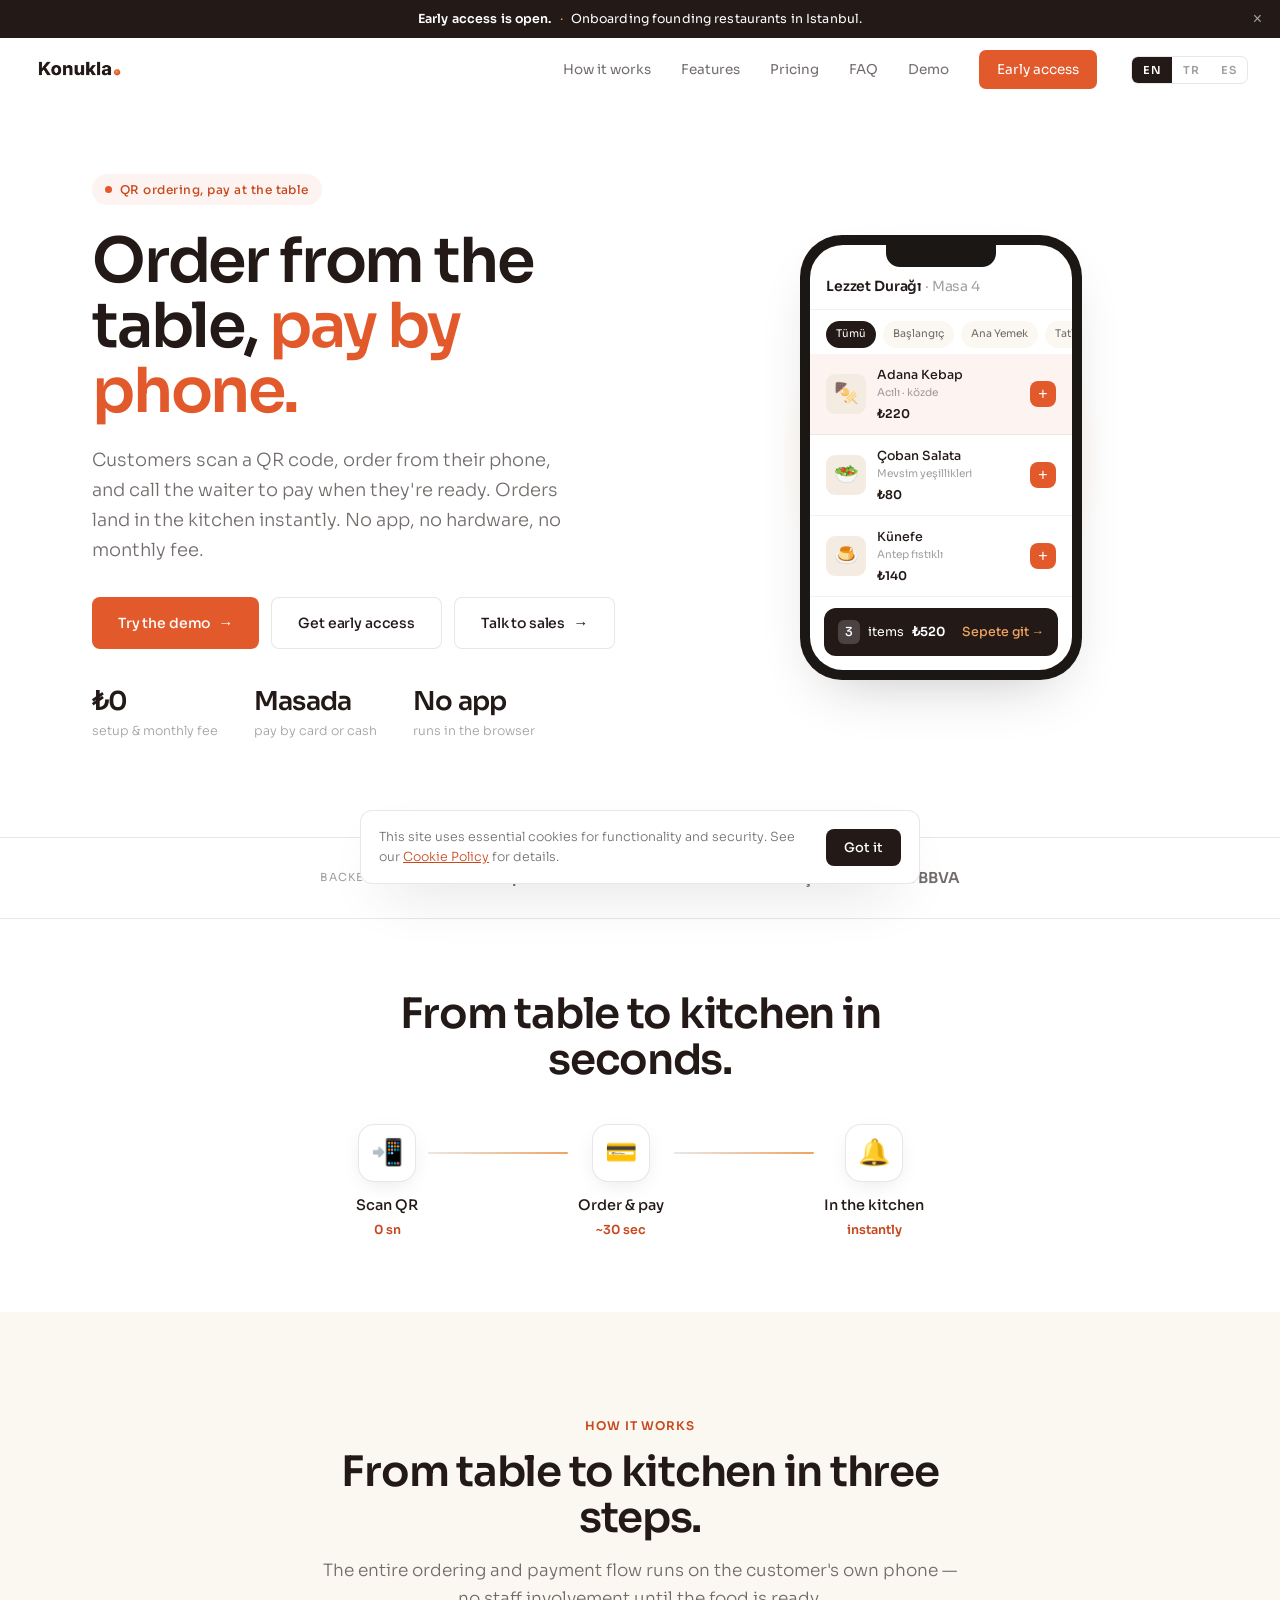
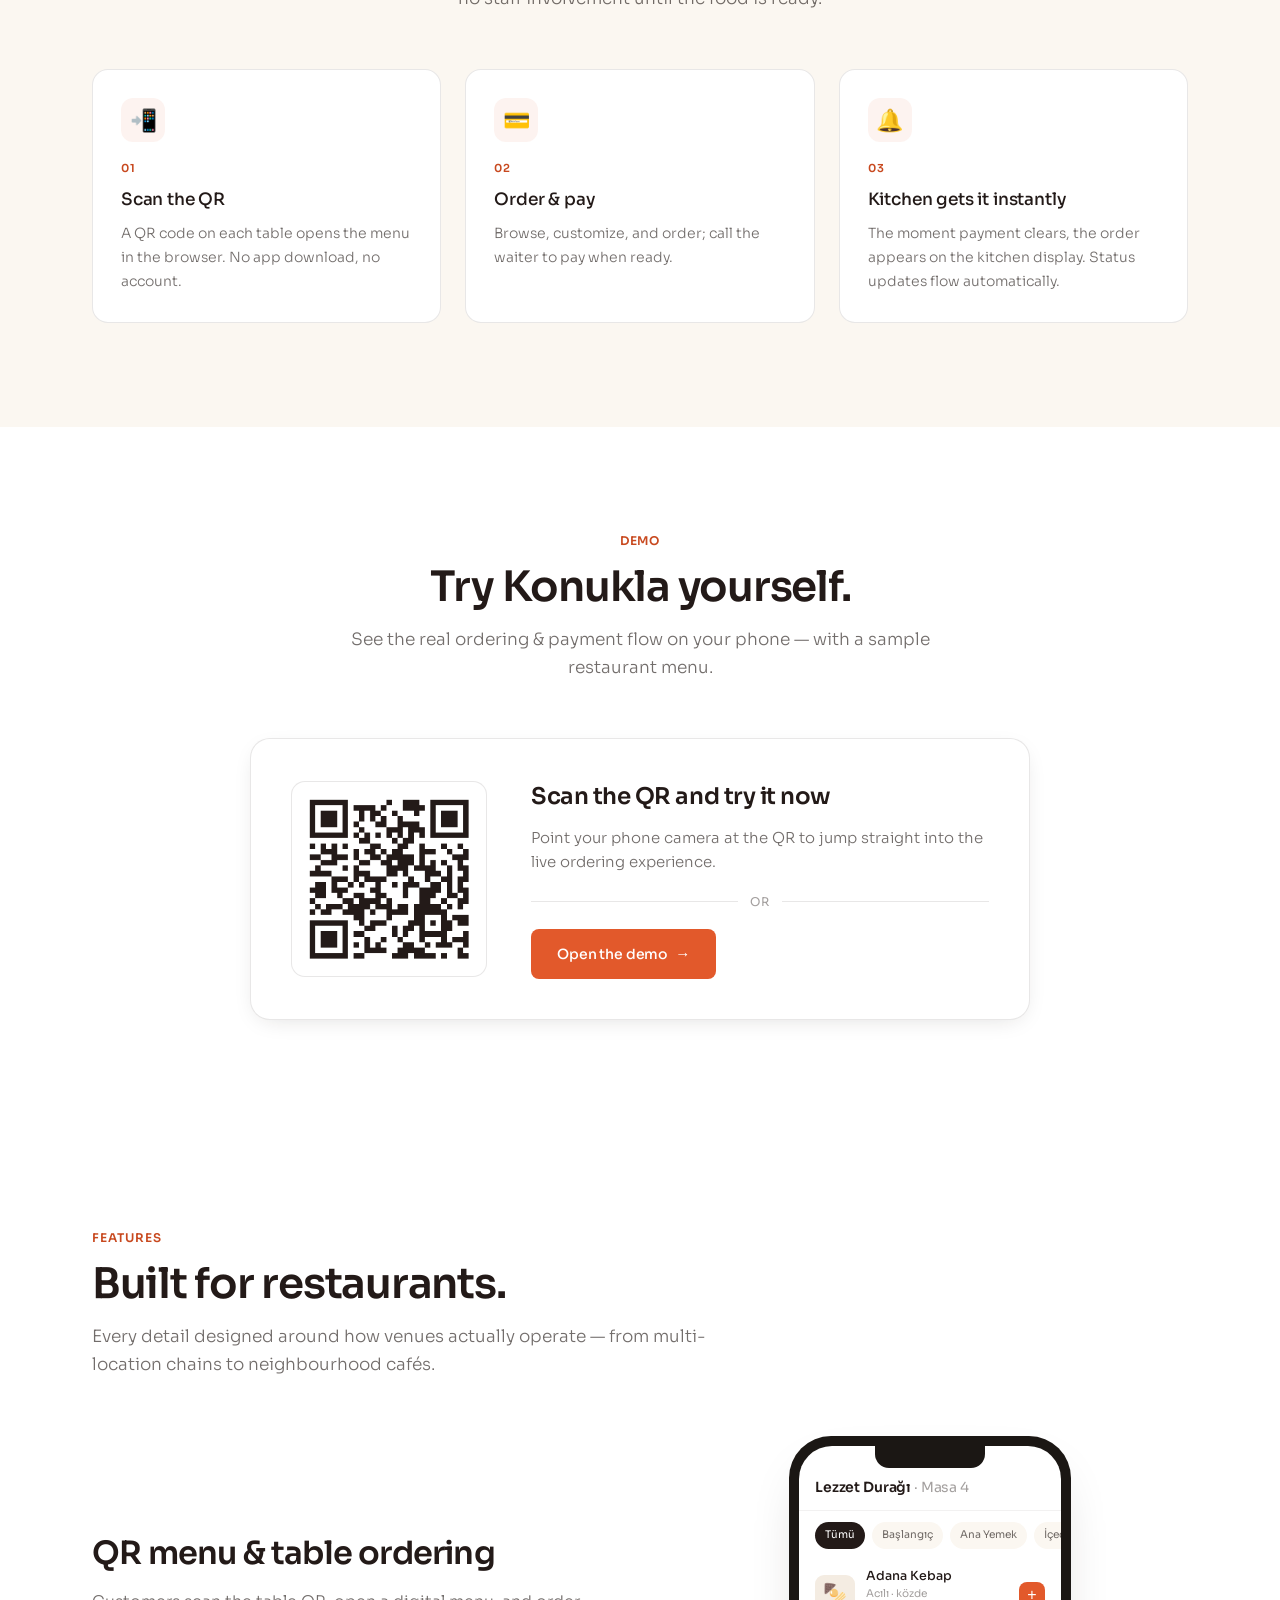
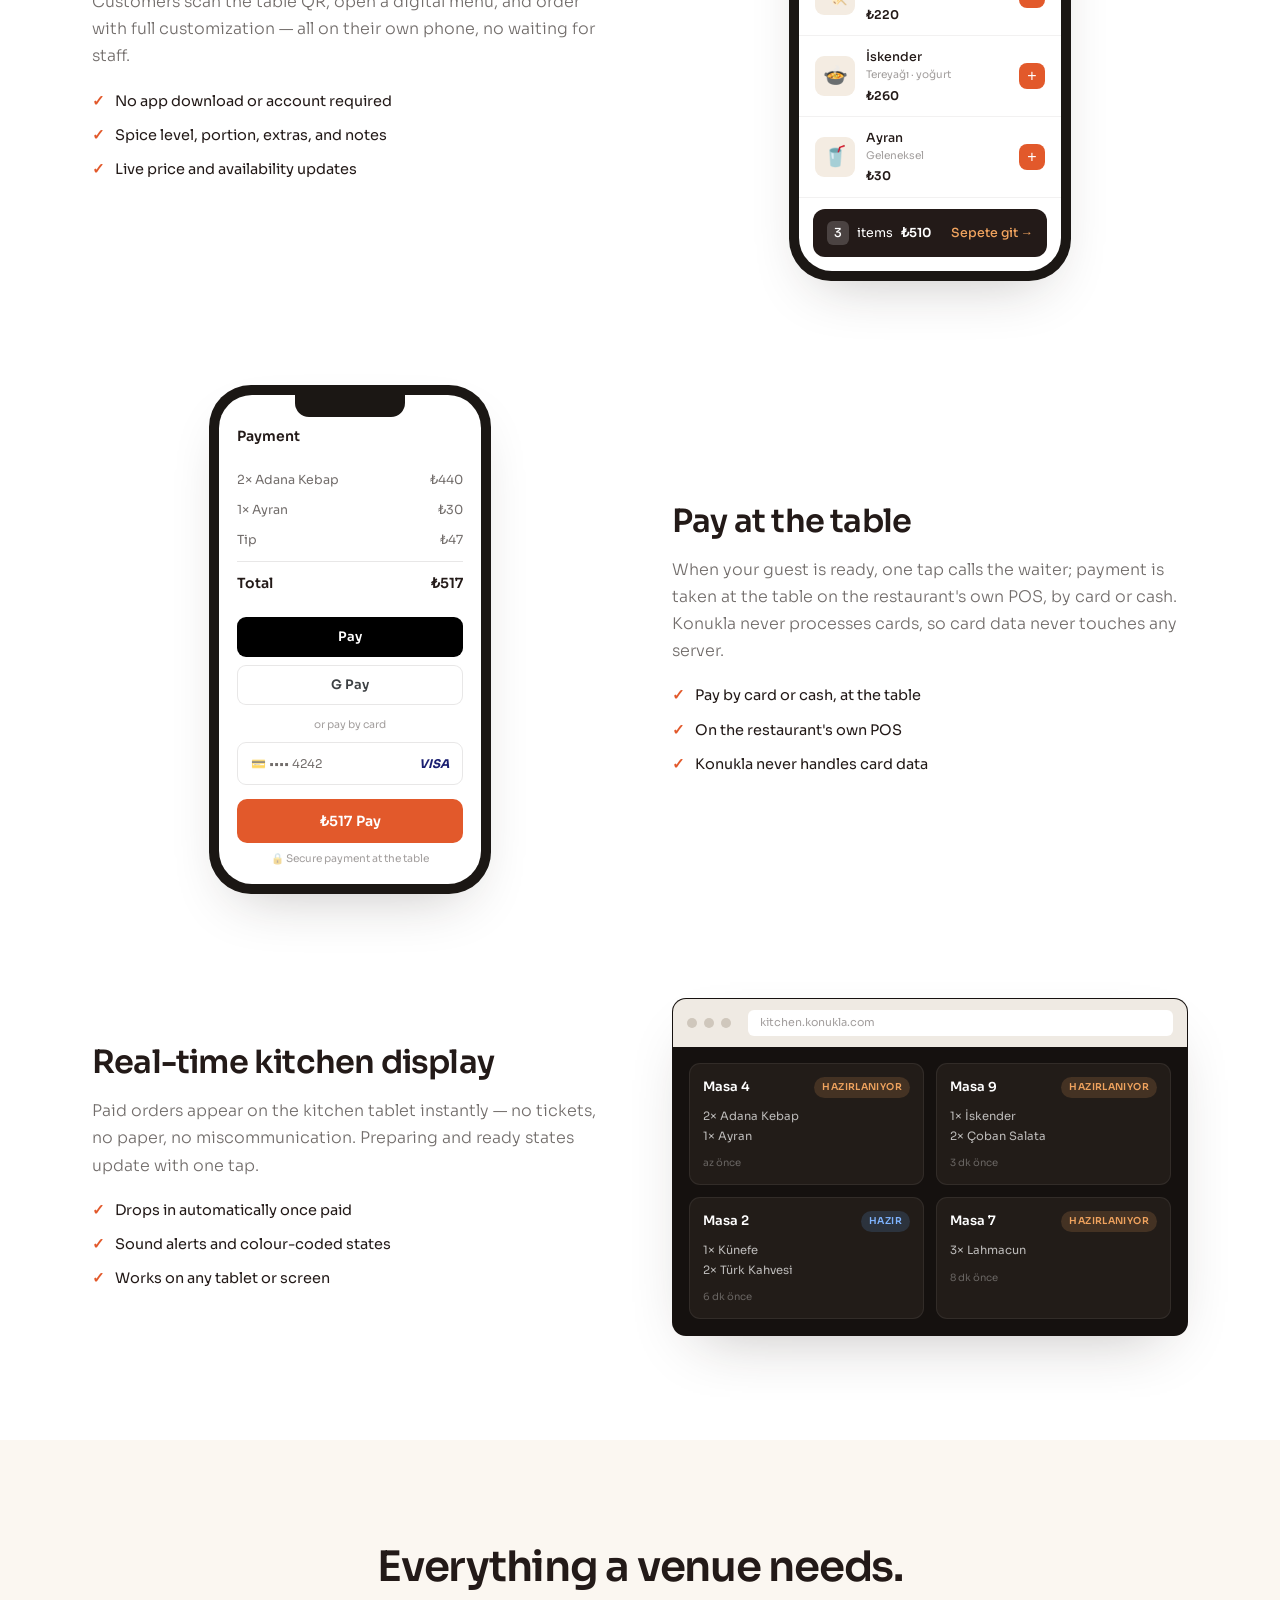
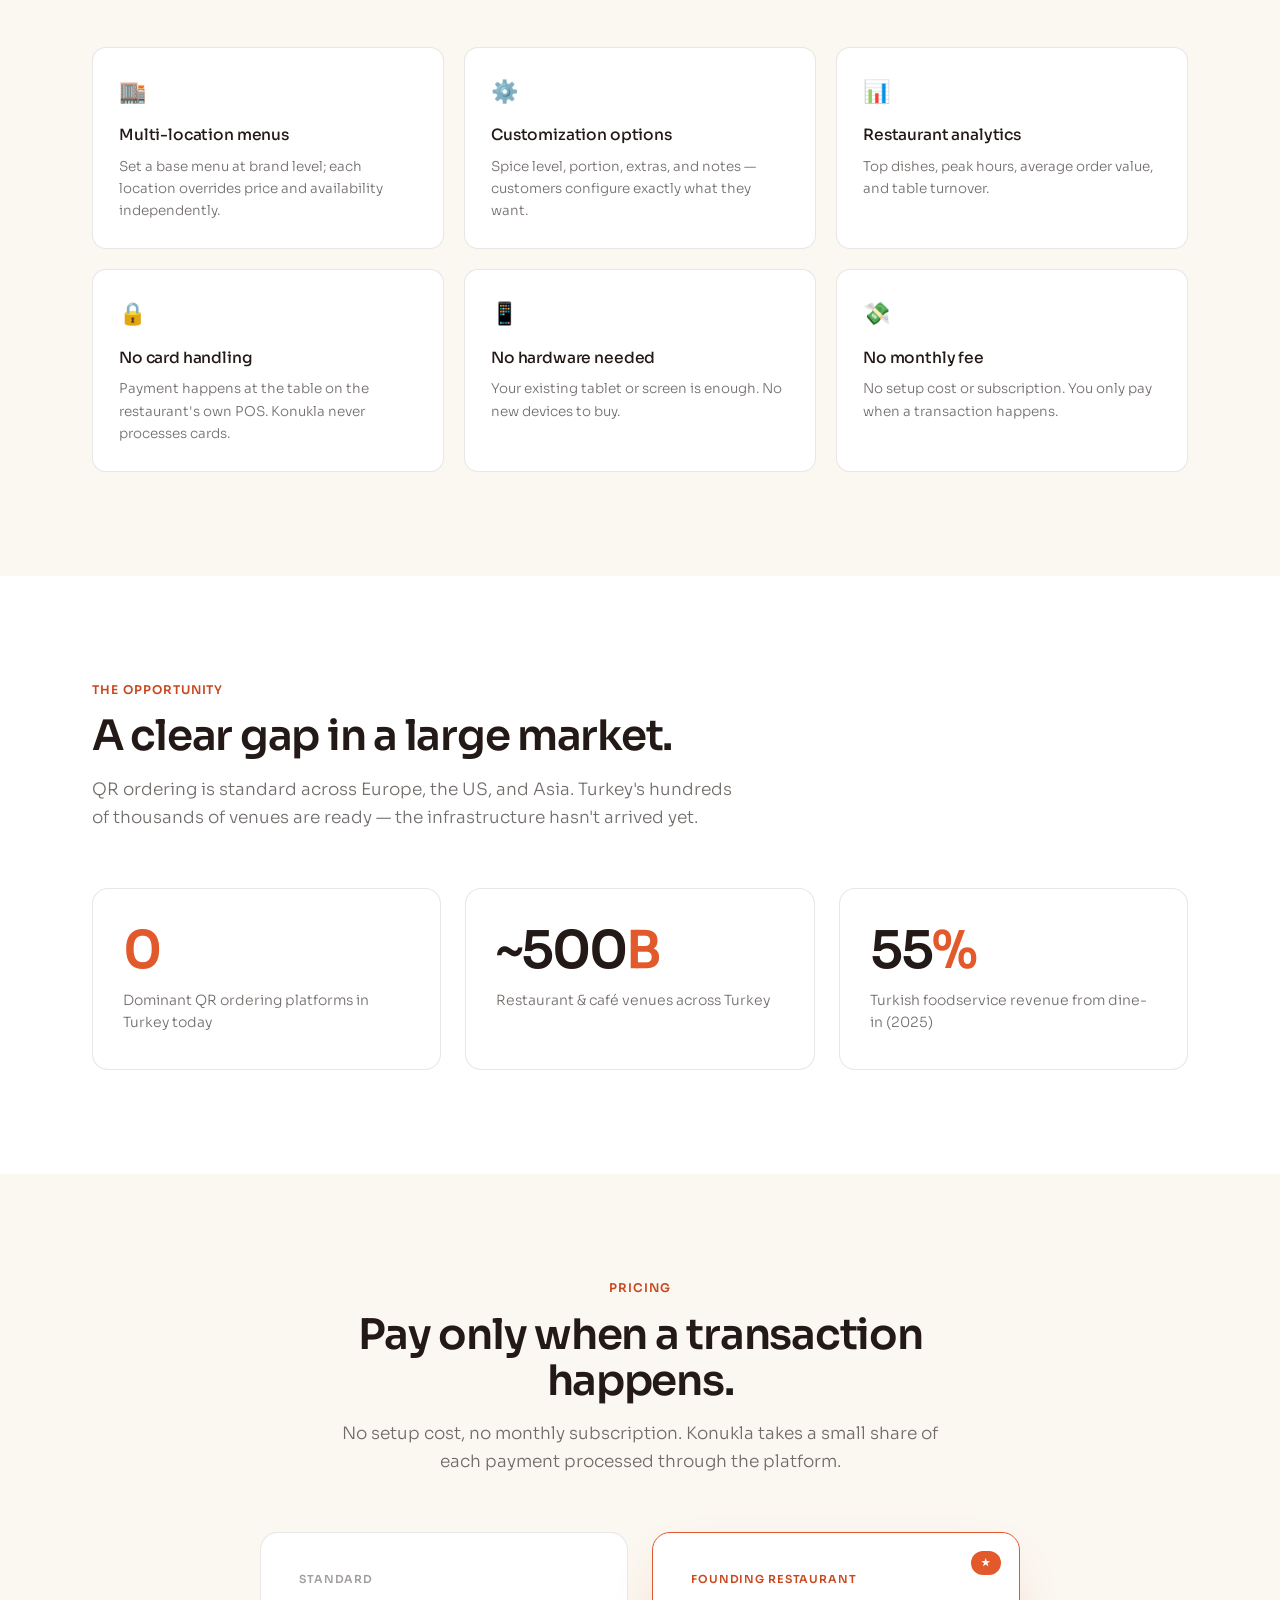
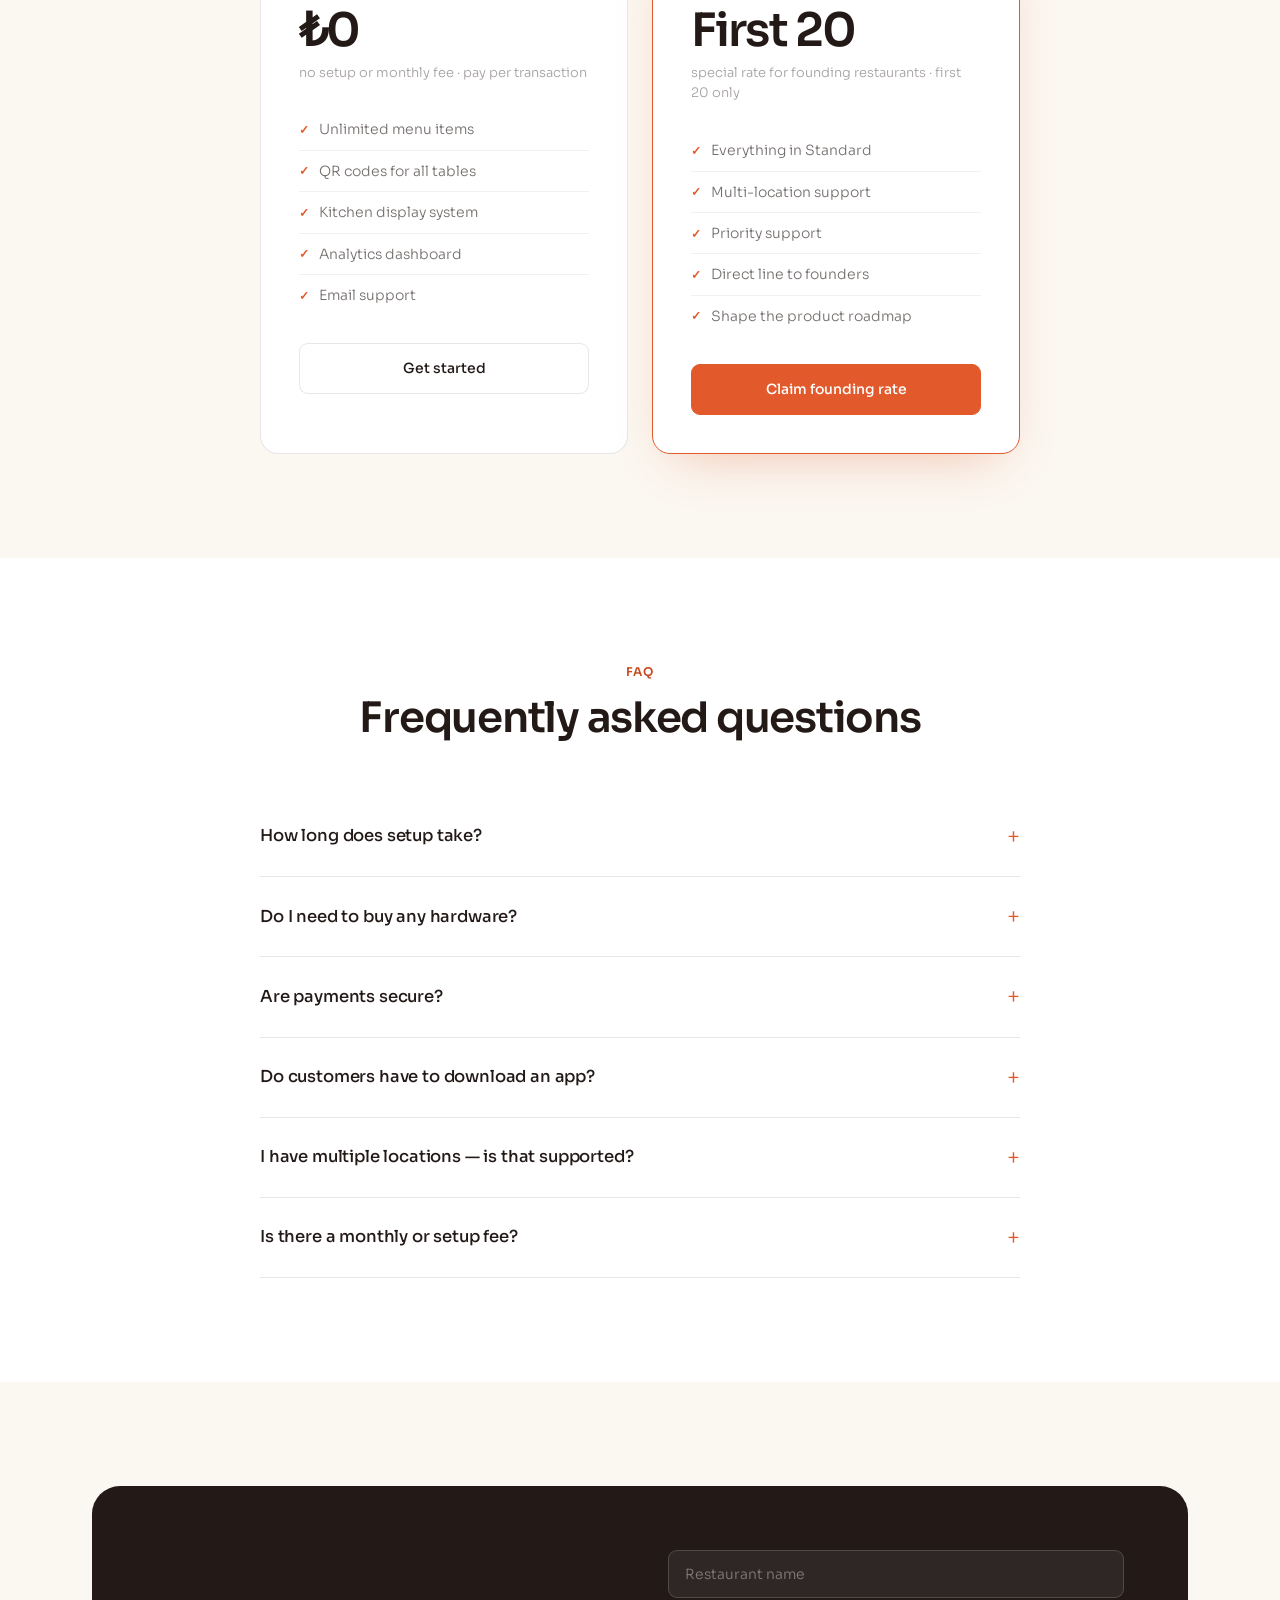
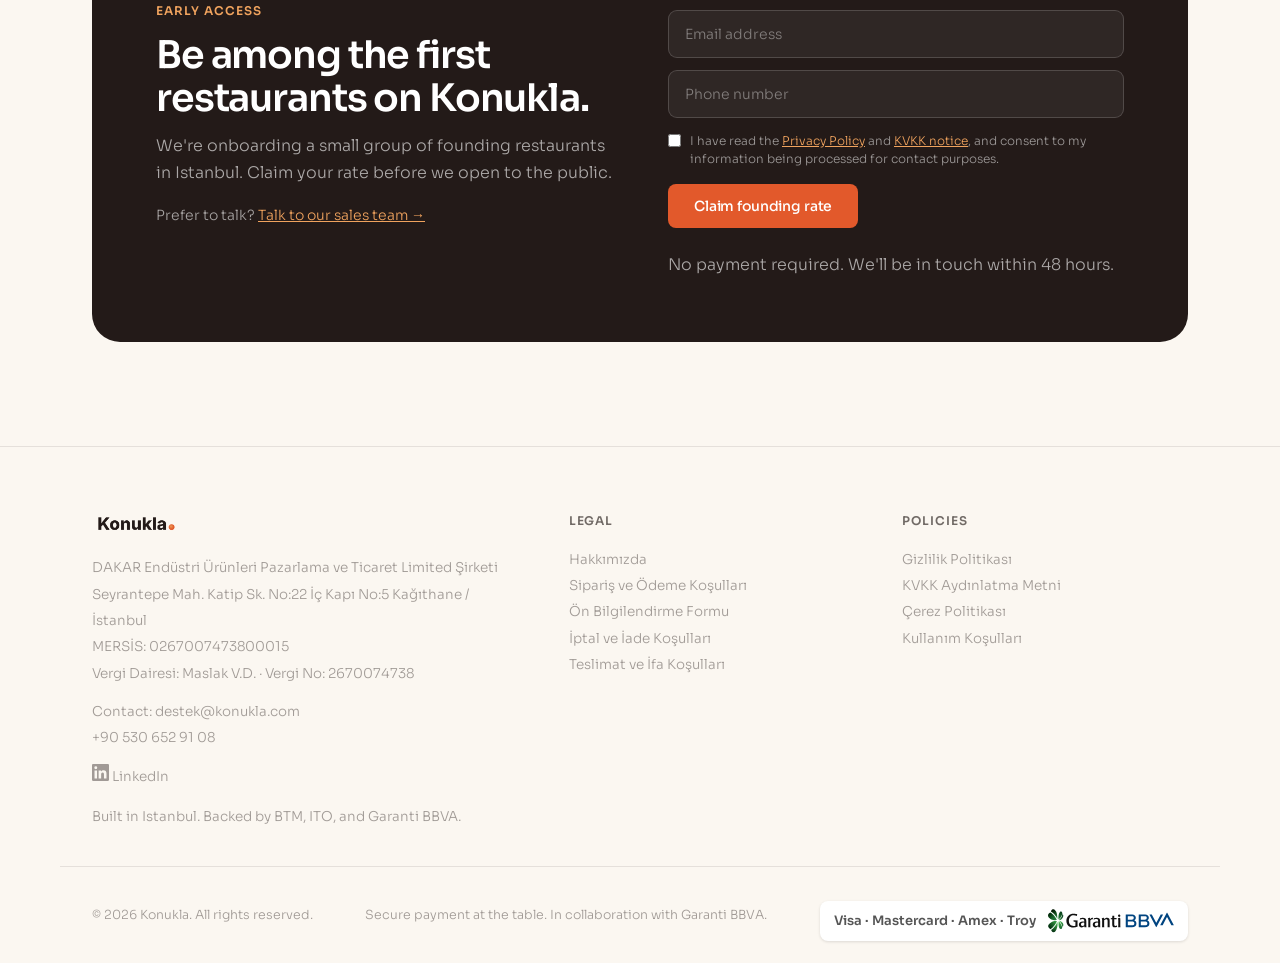
<file: index.html>
<!DOCTYPE html>
<html lang="en">
<head>
<meta charset="UTF-8">
<meta name="viewport" content="width=device-width, initial-scale=1.0">
<title>Konukla — QR ordering infrastructure for restaurants</title>
<meta name="description" content="Konukla is QR table-ordering for restaurants. Customers order from their phones; payment is taken at the table on the restaurant's own POS, by card or cash, in collaboration with Garanti BBVA. Konukla never processes payments. No app, no monthly fee.">
<link rel="canonical" href="https://konukla.com/">
<link rel="icon" href="/favicon.ico" sizes="any">
<link rel="icon" type="image/svg+xml" href="/assets/konukla-favicon.svg">
<link rel="icon" type="image/png" sizes="96x96" href="/assets/favicon-96.png">
<link rel="icon" type="image/png" sizes="48x48" href="/assets/favicon-48.png">
<link rel="icon" type="image/png" sizes="32x32" href="/assets/favicon-32.png">
<link rel="apple-touch-icon" sizes="180x180" href="/assets/favicon-180.png">
<meta property="og:type" content="website">
<meta property="og:title" content="Konukla — QR ordering infrastructure for restaurants">
<meta property="og:description" content="Customers order from their phones via QR; payment is taken at the table on the restaurant's own POS. In collaboration with Garanti BBVA. No app, no monthly fee.">
<meta property="og:image" content="https://konukla.com/assets/og-image.png?v=2">
<meta property="og:image:width" content="1200">
<meta property="og:image:height" content="630">
<meta property="og:image:alt" content="Konukla — QR table ordering for restaurants">
<meta property="og:url" content="https://konukla.com">
<meta name="twitter:card" content="summary_large_image">
<meta name="twitter:image" content="https://konukla.com/assets/og-image.png?v=2">
<script type="application/ld+json">
{
  "@context": "https://schema.org",
  "@graph": [
    {
      "@type": "Organization",
      "@id": "https://konukla.com/#organization",
      "name": "Konukla",
      "legalName": "DAKAR Endüstri Ürünleri Pazarlama ve Ticaret Limited Şirketi",
      "url": "https://konukla.com",
      "logo": "https://konukla.com/assets/konukla-logo.png",
      "image": "https://konukla.com/assets/konukla-logo.png",
      "description": "QR table-ordering for restaurants and cafés. Customers order from their phones; payment is taken at the table on the restaurant's own POS, by card or cash, in collaboration with Garanti BBVA. Konukla never processes payments or stores card data.",
      "email": "destek@konukla.com",
      "telephone": "+905306529108",
      "sameAs": ["https://www.linkedin.com/company/konukla"],
      "address": {
        "@type": "PostalAddress",
        "streetAddress": "Seyrantepe Mah. Katip Sk. No:22 İç Kapı No:5",
        "addressLocality": "Kağıthane",
        "addressRegion": "İstanbul",
        "addressCountry": "TR"
      },
      "areaServed": "TR"
    },
    {
      "@type": "WebSite",
      "@id": "https://konukla.com/#website",
      "url": "https://konukla.com",
      "name": "Konukla",
      "publisher": { "@id": "https://konukla.com/#organization" },
      "inLanguage": "en-US"
    },
    {
      "@type": "FAQPage",
      "@id": "https://konukla.com/#faq",
      "mainEntity": [
        {
          "@type": "Question",
          "name": "How are payments taken with Konukla?",
          "acceptedAnswer": {
            "@type": "Answer",
            "text": "Payment is taken at the table on the restaurant's own POS, by card or cash. The customer orders through Konukla and, when ready to pay, calls the waiter, who brings the POS terminal to the table. Konukla never processes the payment; the payment solution is provided in collaboration with Garanti BBVA."
          }
        },
        {
          "@type": "Question",
          "name": "Does Konukla store card data or take online payments?",
          "acceptedAnswer": {
            "@type": "Answer",
            "text": "No. Konukla does not take online payments and never processes or stores card data. Payment happens only at the table, on the restaurant's own POS terminal. The payment solution is provided in collaboration with Garanti BBVA."
          }
        }
      ]
    }
  ]
}
</script>
<link rel="preconnect" href="https://fonts.googleapis.com">
<link href="https://fonts.googleapis.com/css2?family=Sora:wght@300;400;500;600;700&display=swap" rel="stylesheet">
<style>
  *, *::before, *::after { box-sizing: border-box; margin: 0; padding: 0; }
  :root {
    --bg:        #FFFFFF;
    --cream:     #FBF7F1;
    --cream-2:   #F4ECE2;
    --ink:       #231A18;
    --ink-soft:  rgba(35,26,24,0.64);
    --muted:     rgba(35,26,24,0.42);
    --rule:      rgba(35,26,24,0.10);
    --rule-2:    rgba(35,26,24,0.06);
    --accent:    #E2592B;
    --accent-d:  #C8491F;
    --accent-l:  #F0A35E;
    --wash:      rgba(226,89,43,0.07);
    --ok:        #2E8B57;
    --font:      'Sora', -apple-system, BlinkMacSystemFont, sans-serif;
    --shadow:    0 24px 60px -28px rgba(35,26,24,0.30);
    --shadow-sm: 0 6px 24px -10px rgba(35,26,24,0.18);
  }
  html { scroll-behavior: smooth; }
  body {
    background: var(--bg); color: var(--ink);
    font-family: var(--font); font-size: 16px; line-height: 1.6;
    -webkit-font-smoothing: antialiased; overflow-x: hidden;
  }
  a { color: inherit; text-decoration: none; }
  .lang-hidden { display: none !important; }

  /* ── LAYOUT ── */
  .wrap { max-width: 1160px; margin: 0 auto; padding: 0 32px; }
  .band { padding: 104px 0; }
  .band.cream { background: var(--cream); }
  .band.tight { padding: 72px 0; }

  /* ── ANNOUNCE BAR ── */
  .announce {
    background: var(--ink); color: #fff;
    font-size: 12.5px; font-weight: 400; letter-spacing: 0.01em;
    text-align: center; padding: 9px 40px; position: relative;
  }
  .announce b { font-weight: 600; }
  .announce .dot { color: var(--accent-l); margin: 0 8px; }
  .announce-x {
    position: absolute; right: 14px; top: 50%; transform: translateY(-50%);
    background: none; border: none; color: rgba(255,255,255,0.6);
    font-size: 16px; cursor: pointer; line-height: 1; padding: 4px;
  }
  .announce-x:hover { color: #fff; }

  /* ── NAV ── */
  nav {
    position: sticky; top: 0; z-index: 200;
    height: 64px; display: flex; align-items: center;
    padding: 0 32px; background: rgba(255,255,255,0.85);
    backdrop-filter: blur(14px);
    border-bottom: 1px solid transparent; transition: border-color 0.3s, box-shadow 0.3s;
  }
  nav.scrolled { border-bottom: 1px solid var(--rule); box-shadow: 0 2px 20px -12px rgba(35,26,24,0.25); }
  .nav-logo { margin-right: auto; display: flex; align-items: center; }
  .nav-logo img { height: 30px; width: auto; display: block; }
  .nav-links { display: flex; align-items: center; gap: 30px; }
  .nav-links a { font-size: 13.5px; font-weight: 400; color: var(--ink-soft); transition: color 0.15s; }
  .nav-links a:hover { color: var(--ink); }
  .nav-btn {
    font-size: 13px; font-weight: 500; padding: 9px 18px;
    background: var(--accent); color: #fff !important; border-radius: 7px;
    transition: background 0.15s;
  }
  .nav-btn:hover { background: var(--accent-d); }
  .lang-switcher { display: flex; align-items: center; border: 1px solid var(--rule); border-radius: 7px; overflow: hidden; margin-left: 4px; }
  .lang-btn {
    padding: 6px 11px; font-size: 11px; font-weight: 600; letter-spacing: 0.04em;
    cursor: pointer; color: var(--muted); background: transparent; border: none;
    font-family: var(--font); transition: all 0.15s;
  }
  .lang-btn.active { background: var(--ink); color: #fff; }
  .lang-btn:hover:not(.active) { color: var(--ink); }

  /* ── BUTTONS ── */
  .btn {
    display: inline-flex; align-items: center; gap: 8px; font-family: var(--font);
    font-size: 14px; font-weight: 500; padding: 13px 26px; border-radius: 8px;
    border: none; cursor: pointer; transition: all 0.15s; letter-spacing: -0.01em;
  }
  .btn-primary { background: var(--accent); color: #fff; }
  .btn-primary:hover { background: var(--accent-d); transform: translateY(-1px); }
  .btn-ghost { background: #fff; color: var(--ink); border: 1px solid var(--rule); }
  .btn-ghost:hover { border-color: var(--ink); }
  .btn-arrow::after { content: '→'; font-size: 15px; transition: transform 0.15s; }
  .btn:hover .btn-arrow::after, .btn-arrow:hover::after { transform: translateX(3px); }

  /* ── HERO ── */
  .hero { padding: 72px 0 96px; overflow: hidden; }
  .hero-grid { display: grid; grid-template-columns: 1.05fr 0.95fr; gap: 56px; align-items: center; }
  .eyebrow {
    display: inline-flex; align-items: center; gap: 8px;
    font-size: 12px; font-weight: 500; letter-spacing: 0.04em;
    color: var(--accent-d); background: var(--wash);
    padding: 6px 13px; border-radius: 100px; margin-bottom: 24px;
  }
  .eyebrow .pulse { width: 7px; height: 7px; border-radius: 50%; background: var(--accent); box-shadow: 0 0 0 0 rgba(226,89,43,0.5); animation: pulse 2s infinite; }
  @keyframes pulse { 0%{box-shadow:0 0 0 0 rgba(226,89,43,0.5);} 70%{box-shadow:0 0 0 8px rgba(226,89,43,0);} 100%{box-shadow:0 0 0 0 rgba(226,89,43,0);} }
  .hero h1 {
    font-size: clamp(38px, 5vw, 62px); font-weight: 600; line-height: 1.05;
    letter-spacing: -0.035em; margin-bottom: 22px;
  }
  .hero h1 em { font-style: normal; color: var(--accent); }
  .hero-sub { font-size: 18px; font-weight: 300; color: var(--ink-soft); line-height: 1.65; max-width: 480px; margin-bottom: 32px; }
  .hero-actions { display: flex; gap: 12px; flex-wrap: wrap; margin-bottom: 40px; }
  .hero-metrics { display: flex; gap: 36px; flex-wrap: wrap; }
  .hm-n { font-size: 26px; font-weight: 600; letter-spacing: -0.03em; color: var(--ink); line-height: 1; }
  .hm-l { font-size: 12.5px; color: var(--muted); font-weight: 300; margin-top: 6px; max-width: 130px; }
  .hero-media { display: flex; justify-content: center; position: relative; }
  .hero-media .glow { position: absolute; width: 360px; height: 360px; background: radial-gradient(circle, rgba(240,163,94,0.28), transparent 65%); top: 50%; left: 50%; transform: translate(-50%,-50%); z-index: 0; }

  /* ── DEVICE: PHONE ── */
  .phone { position: relative; z-index: 1; width: 282px; background: #1b1714; border-radius: 42px; padding: 10px; box-shadow: var(--shadow); flex-shrink: 0; }
  .phone-screen { background: #fff; border-radius: 33px; overflow: hidden; position: relative; }
  .phone-notch { position: absolute; top: 0; left: 50%; transform: translateX(-50%); width: 110px; height: 22px; background: #1b1714; border-radius: 0 0 14px 14px; z-index: 5; }
  .app-top { padding: 30px 16px 12px; border-bottom: 1px solid var(--rule-2); }
  .app-rest { font-size: 14px; font-weight: 600; letter-spacing: -0.01em; }
  .app-rest span { color: var(--muted); font-weight: 400; }
  .app-cats { display: flex; gap: 7px; padding: 11px 16px 6px; overflow: hidden; }
  .chip { font-size: 10.5px; padding: 5px 10px; border-radius: 100px; background: var(--cream); color: var(--ink-soft); white-space: nowrap; }
  .chip.on { background: var(--ink); color: #fff; }
  .menu-item { display: flex; align-items: center; gap: 11px; padding: 11px 16px; border-bottom: 1px solid var(--rule-2); }
  .mi-img { width: 40px; height: 40px; border-radius: 9px; background: var(--cream-2); display: flex; align-items: center; justify-content: center; font-size: 20px; flex-shrink: 0; }
  .mi-info { flex: 1; min-width: 0; }
  .mi-name { font-size: 12.5px; font-weight: 500; }
  .mi-desc { font-size: 10.5px; color: var(--muted); }
  .mi-price { font-size: 12px; font-weight: 600; color: var(--ink); margin-top: 2px; }
  .mi-add { width: 26px; height: 26px; border-radius: 8px; border: none; background: var(--accent); color: #fff; font-size: 16px; line-height: 1; cursor: default; flex-shrink: 0; }
  .app-cart { display: flex; align-items: center; gap: 8px; margin: 11px 14px 14px; padding: 12px 14px; background: var(--ink); color: #fff; border-radius: 12px; font-size: 12.5px; }
  .app-cart .ct-n { background: rgba(255,255,255,0.18); border-radius: 6px; padding: 2px 7px; font-weight: 500; }
  .app-cart .ct-go { margin-left: auto; font-weight: 500; color: var(--accent-l); }
  .app-cart .ct-sum { font-weight: 600; }

  /* phone — payment variant */
  .pay-head { padding: 30px 18px 14px; font-size: 14px; font-weight: 600; }
  .pay-sum { padding: 4px 18px 14px; }
  .pay-row { display: flex; justify-content: space-between; font-size: 12.5px; color: var(--ink-soft); padding: 5px 0; }
  .pay-row.tot { border-top: 1px solid var(--rule); margin-top: 6px; padding-top: 10px; font-weight: 600; color: var(--ink); font-size: 14px; }
  .pay-btns { padding: 4px 18px 0; display: flex; flex-direction: column; gap: 8px; }
  .pay-wallet { height: 40px; border-radius: 9px; display: flex; align-items: center; justify-content: center; font-size: 13px; font-weight: 600; }
  .pay-apple { background: #000; color: #fff; }
  .pay-g { background: #fff; color: #3c4043; border: 1px solid var(--rule); }
  .pay-or { text-align: center; font-size: 10.5px; color: var(--muted); padding: 12px 0 8px; }
  .pay-card { margin: 0 18px; padding: 11px 13px; border: 1px solid var(--rule); border-radius: 9px; font-size: 12px; color: var(--ink-soft); display: flex; align-items: center; gap: 9px; }
  .pay-card .vbadge { margin-left: auto; font-weight: 700; color: #1a1f71; font-style: italic; font-size: 12px; }
  .pay-btn { margin: 14px 18px 8px; height: 44px; border-radius: 10px; background: var(--accent); color: #fff; display: flex; align-items: center; justify-content: center; font-size: 14px; font-weight: 600; }
  .pay-secure { text-align: center; font-size: 10.5px; color: var(--muted); padding-bottom: 16px; }

  /* ── DEVICE: BROWSER / KDS ── */
  .browser { width: 100%; max-width: 560px; border-radius: 14px; overflow: hidden; box-shadow: var(--shadow); border: 1px solid var(--rule); background: #15110f; }
  .browser-bar { display: flex; align-items: center; gap: 7px; padding: 11px 14px; background: #efeae3; }
  .browser-bar .d { width: 10px; height: 10px; border-radius: 50%; background: #cfc7bc; }
  .browser-url { margin-left: 10px; font-size: 11px; color: var(--muted); background: #fff; border-radius: 6px; padding: 4px 12px; flex: 1; }
  .kds { background: #15110f; padding: 16px; display: grid; grid-template-columns: 1fr 1fr; gap: 12px; }
  .order-card { background: #221c18; border: 1px solid rgba(255,255,255,0.07); border-radius: 11px; padding: 13px; }
  .oc-top { display: flex; align-items: center; justify-content: space-between; margin-bottom: 9px; }
  .oc-table { font-size: 13px; font-weight: 600; color: #fff; }
  .badge { font-size: 9.5px; font-weight: 600; letter-spacing: 0.04em; padding: 3px 8px; border-radius: 100px; }
  .badge.paid { background: rgba(46,139,87,0.18); color: #6ee7a8; }
  .badge.prep { background: rgba(240,163,94,0.16); color: #f0a35e; }
  .badge.ready { background: rgba(96,165,250,0.16); color: #7fb4ff; }
  .oc-items { font-size: 11.5px; color: rgba(255,255,255,0.7); line-height: 1.7; }
  .oc-time { font-size: 10px; color: rgba(255,255,255,0.32); margin-top: 9px; }

  /* ── TRUST BAND ── */
  .trust { border-top: 1px solid var(--rule); border-bottom: 1px solid var(--rule); padding: 28px 0; background: var(--bg); }
  .trust-inner { display: flex; align-items: center; justify-content: center; gap: 14px 48px; flex-wrap: wrap; }
  .trust-lbl { font-size: 11px; letter-spacing: 0.1em; text-transform: uppercase; color: var(--muted); }
  .trust-logo { font-size: 15px; font-weight: 600; letter-spacing: -0.01em; color: var(--ink-soft); }

  /* ── SECTION HEADERS ── */
  .sec-head { max-width: 640px; margin-bottom: 56px; }
  .sec-head.center { margin-left: auto; margin-right: auto; text-align: center; }
  .kicker { font-size: 12px; font-weight: 600; letter-spacing: 0.08em; text-transform: uppercase; color: var(--accent-d); margin-bottom: 14px; }
  .sec-title { font-size: clamp(28px, 3.6vw, 42px); font-weight: 600; letter-spacing: -0.03em; line-height: 1.1; margin-bottom: 16px; }
  .sec-sub { font-size: 17px; font-weight: 300; color: var(--ink-soft); line-height: 1.65; }

  /* ── STEPS ── */
  .steps { display: grid; grid-template-columns: repeat(3,1fr); gap: 24px; }
  .step { background: #fff; border: 1px solid var(--rule); border-radius: 16px; padding: 28px; }
  .step-ic { width: 44px; height: 44px; border-radius: 12px; background: var(--wash); display: flex; align-items: center; justify-content: center; font-size: 22px; margin-bottom: 18px; }
  .step-num { font-size: 11px; font-weight: 600; color: var(--accent-d); letter-spacing: 0.08em; margin-bottom: 8px; }
  .step-title { font-size: 17px; font-weight: 500; margin-bottom: 9px; letter-spacing: -0.01em; }
  .step-body { font-size: 14px; color: var(--ink-soft); line-height: 1.7; font-weight: 300; }

  /* ── FEATURE ROWS ── */
  .feature { display: grid; grid-template-columns: 1fr 1fr; gap: 64px; align-items: center; margin-bottom: 104px; }
  .feature:last-child { margin-bottom: 0; }
  .feature-media { display: flex; justify-content: center; }
  .feature--rev .feature-media { order: -1; }
  .feature h3 { font-size: clamp(24px, 2.6vw, 32px); font-weight: 600; letter-spacing: -0.025em; line-height: 1.15; margin-bottom: 16px; }
  .feature p { font-size: 16px; color: var(--ink-soft); line-height: 1.7; font-weight: 300; margin-bottom: 20px; }
  .feature ul { list-style: none; display: flex; flex-direction: column; gap: 11px; }
  .feature li { display: flex; align-items: flex-start; gap: 10px; font-size: 14.5px; color: var(--ink); }
  .feature li::before { content: '✓'; color: var(--accent); font-weight: 700; flex-shrink: 0; }

  /* ── FEATURE GRID (small) ── */
  .fgrid { display: grid; grid-template-columns: repeat(3,1fr); gap: 20px; }
  .fcard { background: #fff; border: 1px solid var(--rule); border-radius: 14px; padding: 26px; transition: border-color 0.2s, transform 0.2s, box-shadow 0.2s; }
  .fcard:hover { border-color: var(--accent-l); transform: translateY(-2px); box-shadow: var(--shadow-sm); }
  .fcard-ic { font-size: 22px; margin-bottom: 14px; }
  .fcard-title { font-size: 15.5px; font-weight: 500; margin-bottom: 8px; letter-spacing: -0.01em; }
  .fcard-body { font-size: 13.5px; color: var(--ink-soft); line-height: 1.65; font-weight: 300; }

  /* ── STATS ── */
  .stat-grid { display: grid; grid-template-columns: repeat(3,1fr); gap: 24px; }
  .stat-box { background: #fff; border: 1px solid var(--rule); border-radius: 16px; padding: 36px 30px; }
  .stat-n { font-size: 52px; font-weight: 600; letter-spacing: -0.04em; line-height: 1; margin-bottom: 12px; }
  .stat-n em { color: var(--accent); font-style: normal; }
  .stat-l { font-size: 14px; color: var(--ink-soft); font-weight: 300; line-height: 1.6; }

  /* ── PRICING ── */
  .pricing-grid { display: grid; grid-template-columns: 1fr 1fr; gap: 24px; max-width: 760px; margin: 0 auto; }
  .price-card { background: #fff; border: 1px solid var(--rule); border-radius: 18px; padding: 38px; }
  .price-card.hi { border-color: var(--accent); box-shadow: 0 20px 50px -24px rgba(226,89,43,0.4); position: relative; }
  .price-card.hi::after { content: attr(data-badge); position: absolute; top: 18px; right: 18px; font-size: 10px; font-weight: 600; letter-spacing: 0.06em; text-transform: uppercase; color: #fff; background: var(--accent); padding: 4px 10px; border-radius: 100px; }
  .price-tag { font-size: 11px; font-weight: 600; letter-spacing: 0.08em; text-transform: uppercase; color: var(--muted); margin-bottom: 18px; }
  .price-card.hi .price-tag { color: var(--accent-d); }
  .price-n { font-size: 46px; font-weight: 600; letter-spacing: -0.04em; line-height: 1; }
  .price-u { font-size: 13px; color: var(--muted); margin: 10px 0 26px; font-weight: 300; }
  .price-list { list-style: none; margin-bottom: 28px; }
  .price-list li { font-size: 14px; color: var(--ink-soft); padding: 9px 0; border-bottom: 1px solid var(--rule-2); font-weight: 300; display: flex; align-items: center; gap: 10px; }
  .price-list li:last-child { border-bottom: none; }
  .price-list li::before { content: '✓'; color: var(--accent); font-weight: 700; flex-shrink: 0; font-size: 12px; }
  .price-btn { display: flex; align-items: center; justify-content: center; gap: 8px; width: 100%; padding: 13px; border-radius: 9px; font-family: var(--font); font-size: 14px; font-weight: 500; cursor: pointer; border: 1px solid var(--rule); background: #fff; color: var(--ink); transition: all 0.15s; }
  .price-btn:hover { border-color: var(--ink); }
  .price-card.hi .price-btn { background: var(--accent); border-color: var(--accent); color: #fff; }
  .price-card.hi .price-btn:hover { background: var(--accent-d); }

  /* ── FAQ ── */
  .faq { max-width: 760px; margin: 0 auto; }
  .faq-item { border-bottom: 1px solid var(--rule); }
  .faq-item summary { cursor: pointer; padding: 22px 0; font-size: 16.5px; font-weight: 500; letter-spacing: -0.01em; list-style: none; display: flex; align-items: center; justify-content: space-between; gap: 16px; }
  .faq-item summary::-webkit-details-marker { display: none; }
  .faq-item summary::after { content: '+'; font-size: 22px; font-weight: 300; color: var(--accent); flex-shrink: 0; transition: transform 0.2s; }
  .faq-item[open] summary::after { transform: rotate(45deg); }
  .faq-item p { padding: 0 0 22px; font-size: 15px; color: var(--ink-soft); line-height: 1.7; font-weight: 300; max-width: 640px; }

  /* ── CTA ── */
  .cta-band { background: var(--ink); color: #fff; border-radius: 28px; padding: 64px; display: grid; grid-template-columns: 1fr 1fr; gap: 56px; align-items: center; }
  .cta-band .kicker { color: var(--accent-l); }
  .cta-band h2 { font-size: clamp(26px,3vw,38px); font-weight: 600; letter-spacing: -0.03em; line-height: 1.12; margin-bottom: 14px; }
  .cta-band p { font-size: 16px; color: rgba(255,255,255,0.62); font-weight: 300; line-height: 1.65; }
  .contact-form { display: flex; flex-direction: column; gap: 12px; }
  .contact-form input {
    padding: 14px 16px; border: 1px solid rgba(255,255,255,0.16); border-radius: 9px;
    font-family: var(--font); font-size: 14px; font-weight: 300; color: #fff;
    background: rgba(255,255,255,0.06); outline: none; transition: border-color 0.15s;
  }
  .contact-form input:focus { border-color: var(--accent-l); }
  .contact-form input::placeholder { color: rgba(255,255,255,0.4); }
  .consent { display: flex; gap: 9px; align-items: flex-start; font-size: 12px; color: rgba(255,255,255,0.55); font-weight: 300; line-height: 1.5; cursor: pointer; margin-top: 2px; }
  .consent input { margin-top: 2px; accent-color: var(--accent); flex-shrink: 0; }
  .consent a { color: var(--accent-l); text-decoration: underline; }
  .form-note { font-size: 12.5px; color: rgba(255,255,255,0.5); margin-top: 12px; font-weight: 300; }

  /* ── COOKIE BANNER ── */
  .cookie-banner { position: fixed; left: 16px; right: 16px; bottom: 16px; z-index: 300; max-width: 560px; margin: 0 auto; background: #fff; border: 1px solid var(--rule); border-radius: 12px; padding: 16px 18px; display: none; align-items: center; gap: 16px; box-shadow: var(--shadow); }
  .cookie-banner.show { display: flex; }
  .cookie-banner p { font-size: 12.5px; color: var(--ink-soft); font-weight: 300; line-height: 1.6; }
  .cookie-banner a { color: var(--accent-d); text-decoration: underline; }
  .cookie-banner button { flex-shrink: 0; background: var(--ink); color: #fff; border: none; border-radius: 8px; padding: 10px 18px; font-family: var(--font); font-size: 13px; font-weight: 500; cursor: pointer; }
  @media (max-width: 560px) { .cookie-banner { flex-direction: column; align-items: stretch; text-align: center; } }

  /* ── LEGAL FOOTER ── */
  .legal-footer { border-top: 1px solid var(--rule); background: var(--cream); }
  .legal-inner { max-width: 1160px; margin: 0 auto; padding: 64px 32px 36px; }
  .legal-cols { display: grid; grid-template-columns: 1.5fr 1fr 1fr; gap: 48px; }
  .legal-col h4 { font-size: 12px; font-weight: 600; letter-spacing: 0.08em; text-transform: uppercase; color: var(--ink-soft); margin-bottom: 16px; }
  .legal-col p, .legal-col a { font-size: 13.5px; color: var(--muted); font-weight: 300; line-height: 1.95; display: block; }
  .legal-col a { transition: color 0.15s; }
  .legal-col a:hover { color: var(--accent-d); }
  .legal-brand { margin-bottom: 16px; }
  .legal-brand img { height: 28px; width: auto; display: block; }
  .social-link { display: inline-flex; align-items: center; gap: 7px; color: var(--ink-soft); font-size: 13.5px; font-weight: 400; transition: color 0.15s; }
  .social-link:hover { color: var(--accent-d); }
  .social-link svg { width: 17px; height: 17px; flex-shrink: 0; }
  .legal-bottom { max-width: 1160px; margin: 0 auto; padding: 22px 32px; border-top: 1px solid var(--rule); display: flex; justify-content: space-between; align-items: center; gap: 16px; }
  .legal-bottom p { font-size: 12.5px; color: var(--muted); font-weight: 300; }

  /* ── TIMELINE ── */
  .timeline { display: flex; align-items: flex-start; justify-content: center; flex-wrap: wrap; gap: 0; }
  .tl-node { display: flex; flex-direction: column; align-items: center; text-align: center; padding: 0 10px; }
  .tl-ic { width: 58px; height: 58px; border-radius: 16px; background: #fff; border: 1px solid var(--rule); box-shadow: var(--shadow-sm); display: flex; align-items: center; justify-content: center; font-size: 26px; }
  .tl-t { font-size: 14.5px; font-weight: 500; margin-top: 12px; }
  .tl-time { font-size: 12.5px; color: var(--accent-d); font-weight: 600; margin-top: 3px; }
  .tl-line { flex: 1; min-width: 36px; max-width: 140px; height: 2px; border-radius: 2px; margin-top: 28px; background: linear-gradient(90deg, var(--rule), var(--accent-l), var(--rule)); background-size: 200% 100%; }
  @media (prefers-reduced-motion: no-preference) { .tl-line { animation: flow 2.4s linear infinite; } }
  @keyframes flow { from { background-position: 200% 0; } to { background-position: -200% 0; } }
  @media (max-width: 640px) {
    .timeline { flex-direction: column; align-items: center; gap: 0; }
    .tl-line { width: 2px; height: 30px; min-width: 0; margin: 6px 0; background: linear-gradient(180deg, var(--rule), var(--accent-l), var(--rule)); background-size: 100% 200%; }
    @media (prefers-reduced-motion: no-preference) { .tl-line { animation: flowv 2.4s linear infinite; } }
  }
  @keyframes flowv { from { background-position: 0 200%; } to { background-position: 0 -200%; } }

  /* ── MOCKUP MOTION ── */
  .mi-add.flash { animation: addflash 0.55s ease; }
  @keyframes addflash { 0%{transform:scale(1);background:var(--accent);} 40%{transform:scale(1.28);background:var(--ok);} 100%{transform:scale(1);background:var(--accent);} }
  .menu-item.adding { background: var(--wash); }
  .app-cart .ct-sum, .app-cart .ct-n { display: inline-block; transition: color 0.2s; }
  .cart-bump { animation: bump 0.42s ease; }
  @keyframes bump { 0%,100%{transform:scale(1);} 50%{transform:scale(1.2);} }
  .badge { transition: background 0.45s, color 0.45s; }
  .order-card.slide-in { animation: slidein 0.6s cubic-bezier(.2,.7,.3,1); }
  @keyframes slidein { from { opacity: 0; transform: translateY(-14px) scale(0.96); } to { opacity: 1; transform: none; } }

  /* ── DEMO TRY ── */
  .demo-try { display:grid; grid-template-columns:auto 1fr; gap:44px; align-items:center; max-width:780px; margin:0 auto; background:#fff; border:1px solid var(--rule); border-radius:20px; padding:40px; box-shadow:var(--shadow-sm); }
  .demo-qr { width:196px; height:196px; border-radius:14px; border:1px solid var(--rule); padding:12px; background:#fff; flex-shrink:0; }
  .demo-qr img { width:100%; height:100%; display:block; }
  .demo-try h3 { font-size:23px; font-weight:600; letter-spacing:-0.02em; margin-bottom:10px; }
  .demo-try p { font-size:15px; color:var(--ink-soft); font-weight:300; line-height:1.6; margin-bottom:6px; }
  .demo-or { display:flex; align-items:center; gap:12px; color:var(--muted); font-size:12px; letter-spacing:0.05em; text-transform:uppercase; margin:18px 0; }
  .demo-or::before, .demo-or::after { content:""; height:1px; background:var(--rule); flex:1; }
  @media (max-width:720px){ .demo-try { grid-template-columns:1fr; text-align:center; padding:32px 24px; gap:28px; } .demo-qr { margin:0 auto; } }

  /* ── REVEAL ── */
  .reveal { opacity: 0; transform: translateY(22px); transition: opacity 0.6s ease, transform 0.6s ease; }
  .reveal.visible { opacity: 1; transform: translateY(0); }

  /* ── RESPONSIVE ── */
  @media (max-width: 940px) {
    .hero-grid { grid-template-columns: 1fr; gap: 48px; text-align: center; }
    .hero-sub { margin-left: auto; margin-right: auto; }
    .hero-actions, .hero-metrics { justify-content: center; }
    .feature, .cta-band { grid-template-columns: 1fr; gap: 32px; }
    .feature--rev .feature-media { order: 0; }
    .feature { text-align: center; margin-bottom: 72px; }
    .feature ul { display: inline-flex; text-align: left; }
    .steps, .fgrid, .stat-grid, .pricing-grid { grid-template-columns: 1fr; }
    .cta-band { padding: 40px 28px; }
    .legal-cols { grid-template-columns: 1fr; gap: 28px; }
    .legal-bottom { padding: 22px; flex-direction: column; text-align: center; }
  }
  @media (max-width: 860px) {
    nav { padding: 0 20px; }
    .nav-links { gap: 14px; }
    .nav-links a:not(.nav-btn):not(.lang-skip) { display: none; }
    .wrap { padding: 0 20px; }
    .band { padding: 72px 0; }
    .kds { grid-template-columns: 1fr; }
  }
</style>
</head>
<body>

<!-- ANNOUNCE -->
<div class="announce" id="announce">
  <span class="tr-text"><b>Erken erişim açık.</b><span class="dot">·</span>İstanbul'daki kurucu restoranları alıyoruz.</span>
  <span class="en-text lang-hidden"><b>Early access is open.</b><span class="dot">·</span>Onboarding founding restaurants in Istanbul.</span>
  <button class="announce-x" onclick="document.getElementById('announce').remove()" aria-label="Kapat">×</button>
</div>

<!-- NAV -->
<nav id="nav">
  <a href="#" class="nav-logo" aria-label="Konukla"><img src="/assets/konukla-logo.png" alt="Konukla"></a>
  <div class="nav-links">
    <a href="#how" data-tr="Nasıl çalışır" data-en="How it works" data-es="Cómo funciona">How it works</a>
    <a href="#features" data-tr="Özellikler" data-en="Features" data-es="Funciones">Features</a>
    <a href="#pricing" data-tr="Fiyatlandırma" data-en="Pricing" data-es="Precios">Pricing</a>
    <a href="#faq" data-tr="SSS" data-en="FAQ" data-es="Preguntas">FAQ</a>
    <a href="#demo" data-tr="Demo" data-en="Demo" data-es="Demo">Demo</a>
    <a href="#contact" class="nav-btn lang-skip" id="nav-cta"><span class="tr-text lang-hidden">Erken erişim</span><span class="en-text">Early access</span></a>
    <div class="lang-switcher lang-skip">
      <button class="lang-btn active" onclick="setLang('en')" aria-label="English">EN</button>
      <button class="lang-btn" onclick="setLang('tr')" aria-label="Türkçe">TR</button>
      <button class="lang-btn" onclick="setLang('es')" aria-label="Español">ES</button>
    </div>
  </div>
</nav>

<!-- HERO -->
<section class="hero">
  <div class="wrap hero-grid">
    <div class="reveal">
      <div class="eyebrow"><span class="pulse"></span><span class="tr-text">QR sipariş & masada ödeme</span><span class="en-text lang-hidden">QR ordering, pay at the table</span></div>
      <h1>
        <span class="tr-text">Masadan sipariş, <em>telefonla ödeme.</em></span>
        <span class="en-text lang-hidden">Order from the table, <em>pay by phone.</em></span>
      </h1>
      <p class="hero-sub">
        <span class="tr-text">Müşteriler QR kodu okutup telefonlarından sipariş veriyor; ödemeye hazır olunca tek dokunuşla garsonu çağırıyor. Siparişler anında mutfağa düşüyor. Uygulama yok, donanım yok, aylık ücret yok.</span>
        <span class="en-text lang-hidden">Customers scan a QR code, order from their phone, and call the waiter to pay when they're ready. Orders land in the kitchen instantly. No app, no hardware, no monthly fee.</span>
      </p>
      <div class="hero-actions">
        <a href="#demo" class="btn btn-primary"><span class="tr-text">Demoyu dene</span><span class="en-text lang-hidden">Try the demo</span><span class="btn-arrow"></span></a>
        <a href="#contact" class="btn btn-ghost"><span class="tr-text">Erken erişim al</span><span class="en-text lang-hidden">Get early access</span></a>
        <a href="/gorusme.html" class="btn btn-ghost"><span class="tr-text">Satış ekibiyle görüş</span><span class="en-text lang-hidden">Talk to sales</span><span class="btn-arrow"></span></a>
      </div>
      <div class="hero-metrics">
        <div class="hm">
          <div class="hm-n">₺0</div>
          <div class="hm-l"><span class="tr-text">kurulum & aylık ücret</span><span class="en-text lang-hidden">setup & monthly fee</span></div>
        </div>
        <div class="hm">
          <div class="hm-n">Masada</div>
          <div class="hm-l"><span class="tr-text">kartla veya nakit öde</span><span class="en-text lang-hidden">pay by card or cash</span></div>
        </div>
        <div class="hm">
          <div class="hm-n"><span class="tr-text">Uygulamasız</span><span class="en-text lang-hidden">No app</span></div>
          <div class="hm-l"><span class="tr-text">tarayıcıda çalışır</span><span class="en-text lang-hidden">runs in the browser</span></div>
        </div>
      </div>
    </div>
    <div class="hero-media reveal">
      <div class="glow"></div>
      <div class="phone">
        <div class="phone-screen" id="hero-phone">
          <div class="phone-notch"></div>
          <div class="app-top"><div class="app-rest">Lezzet Durağı <span>· Masa 4</span></div></div>
          <div class="app-cats">
            <span class="chip on">Tümü</span><span class="chip">Başlangıç</span><span class="chip">Ana Yemek</span><span class="chip">Tatlı</span>
          </div>
          <div class="menu-item"><div class="mi-img">🍢</div><div class="mi-info"><div class="mi-name">Adana Kebap</div><div class="mi-desc">Acılı · közde</div><div class="mi-price">₺220</div></div><button class="mi-add">+</button></div>
          <div class="menu-item"><div class="mi-img">🥗</div><div class="mi-info"><div class="mi-name">Çoban Salata</div><div class="mi-desc">Mevsim yeşillikleri</div><div class="mi-price">₺80</div></div><button class="mi-add">+</button></div>
          <div class="menu-item"><div class="mi-img">🍮</div><div class="mi-info"><div class="mi-name">Künefe</div><div class="mi-desc">Antep fıstıklı</div><div class="mi-price">₺140</div></div><button class="mi-add">+</button></div>
          <div class="app-cart"><span class="ct-n">2</span><span class="tr-text">ürün</span><span class="en-text lang-hidden">items</span><span class="ct-sum">₺300</span><span class="ct-go">Sepete git →</span></div>
        </div>
      </div>
    </div>
  </div>
</section>

<!-- TRUST -->
<div class="trust reveal">
  <div class="wrap trust-inner">
    <span class="trust-lbl"><span class="tr-text">Destekleyenler</span><span class="en-text lang-hidden">Backed by</span></span>
    <span class="trust-logo">BTM Kamp</span>
    <span class="trust-logo">İstanbul Ticaret Odası</span>
    <span class="trust-logo">Koç</span>
    <span class="trust-logo">Garanti BBVA</span>
  </div>
</div>

<!-- SPEED TIMELINE -->
<section class="band tight">
  <div class="wrap">
    <div class="sec-head center reveal" style="margin-bottom:40px">
      <h2 class="sec-title"><span class="tr-text">Saniyeler içinde masadan mutfağa.</span><span class="en-text lang-hidden">From table to kitchen in seconds.</span></h2>
    </div>
    <div class="timeline reveal">
      <div class="tl-node">
        <div class="tl-ic">📲</div>
        <div class="tl-t"><span class="tr-text">QR okut</span><span class="en-text lang-hidden">Scan QR</span></div>
        <div class="tl-time">0 sn</div>
      </div>
      <div class="tl-line"></div>
      <div class="tl-node">
        <div class="tl-ic">💳</div>
        <div class="tl-t"><span class="tr-text">Sipariş & öde</span><span class="en-text lang-hidden">Order & pay</span></div>
        <div class="tl-time"><span class="tr-text">~30 sn</span><span class="en-text lang-hidden">~30 sec</span></div>
      </div>
      <div class="tl-line"></div>
      <div class="tl-node">
        <div class="tl-ic">🔔</div>
        <div class="tl-t"><span class="tr-text">Mutfakta</span><span class="en-text lang-hidden">In the kitchen</span></div>
        <div class="tl-time"><span class="tr-text">anında</span><span class="en-text lang-hidden">instantly</span></div>
      </div>
    </div>
  </div>
</section>

<!-- HOW IT WORKS -->
<section class="band cream" id="how">
  <div class="wrap">
    <div class="sec-head center reveal">
      <div class="kicker"><span class="tr-text">Nasıl çalışır</span><span class="en-text lang-hidden">How it works</span></div>
      <h2 class="sec-title"><span class="tr-text">Masadan mutfağa üç adımda.</span><span class="en-text lang-hidden">From table to kitchen in three steps.</span></h2>
      <p class="sec-sub"><span class="tr-text">Sipariş ve ödeme akışının tamamı müşterinin kendi telefonunda çalışır. Yemek hazır olana kadar garson müdahalesi gerekmez.</span><span class="en-text lang-hidden">The entire ordering and payment flow runs on the customer's own phone — no staff involvement until the food is ready.</span></p>
    </div>
    <div class="steps reveal">
      <div class="step">
        <div class="step-ic">📲</div>
        <div class="step-num">01</div>
        <div class="step-title"><span class="tr-text">QR kodu okut</span><span class="en-text lang-hidden">Scan the QR</span></div>
        <div class="step-body"><span class="tr-text">Her masadaki QR kod, menüyü tarayıcıda açar. Uygulama indirme yok, hesap oluşturma yok.</span><span class="en-text lang-hidden">A QR code on each table opens the menu in the browser. No app download, no account.</span></div>
      </div>
      <div class="step">
        <div class="step-ic">💳</div>
        <div class="step-num">02</div>
        <div class="step-title"><span class="tr-text">Sipariş ver & öde</span><span class="en-text lang-hidden">Order & pay</span></div>
        <div class="step-body"><span class="tr-text">Menüye göz atar, özelleştirir ve siparişini verir; ödemeye hazır olunca garsonu çağırır.</span><span class="en-text lang-hidden">Browse, customize, and order; call the waiter to pay when ready.</span></div>
      </div>
      <div class="step">
        <div class="step-ic">🔔</div>
        <div class="step-num">03</div>
        <div class="step-title"><span class="tr-text">Mutfak anında alır</span><span class="en-text lang-hidden">Kitchen gets it instantly</span></div>
        <div class="step-body"><span class="tr-text">Ödeme tamamlanır tamamlanmaz sipariş mutfak ekranında belirir. Durum güncellemeleri otomatik akar.</span><span class="en-text lang-hidden">The moment payment clears, the order appears on the kitchen display. Status updates flow automatically.</span></div>
      </div>
    </div>
  </div>
</section>

<!-- DEMO (real app) -->
<section class="band" id="demo">
  <div class="wrap">
    <div class="sec-head center reveal">
      <div class="kicker"><span class="tr-text">Demo</span><span class="en-text lang-hidden">Demo</span></div>
      <h2 class="sec-title"><span class="tr-text">Konukla'yı kendiniz deneyin.</span><span class="en-text lang-hidden">Try Konukla yourself.</span></h2>
      <p class="sec-sub"><span class="tr-text">Gerçek sipariş ve ödeme akışını telefonunuzda görün — örnek bir restoran menüsüyle.</span><span class="en-text lang-hidden">See the real ordering & payment flow on your phone — with a sample restaurant menu.</span></p>
    </div>
    <div class="demo-try reveal">
      <div class="demo-qr"><img src="/assets/demo-qr.png" alt="Konukla demo QR" width="196" height="196"></div>
      <div>
        <h3><span class="tr-text">QR'ı okutup hemen deneyin</span><span class="en-text lang-hidden">Scan the QR and try it now</span></h3>
        <p><span class="tr-text">Telefonunuzun kamerasıyla QR kodu okutun, gerçek sipariş deneyimine anında başlayın.</span><span class="en-text lang-hidden">Point your phone camera at the QR to jump straight into the live ordering experience.</span></p>
        <div class="demo-or"><span class="tr-text">veya</span><span class="en-text lang-hidden">or</span></div>
        <a href="https://app.konukla.com/kadikoy/1" target="_blank" rel="noopener" class="btn btn-primary"><span class="tr-text">Demoyu aç</span><span class="en-text lang-hidden">Open the demo</span><span class="btn-arrow"></span></a>
      </div>
    </div>
  </div>
</section>

<!-- FEATURES (alternating with mockups) -->
<section class="band" id="features">
  <div class="wrap">
    <div class="sec-head reveal">
      <div class="kicker"><span class="tr-text">Özellikler</span><span class="en-text lang-hidden">Features</span></div>
      <h2 class="sec-title"><span class="tr-text">Restoranlar için tasarlandı.</span><span class="en-text lang-hidden">Built for restaurants.</span></h2>
      <p class="sec-sub"><span class="tr-text">Her detay, zincir restoranlardan mahalle kafelerine kadar işletmelerin gerçekte nasıl çalıştığına göre tasarlandı.</span><span class="en-text lang-hidden">Every detail designed around how venues actually operate — from multi-location chains to neighbourhood cafés.</span></p>
    </div>

    <!-- F1: QR menu & ordering -->
    <div class="feature reveal">
      <div class="feature-text">
        <h3><span class="tr-text">QR menü & masadan sipariş</span><span class="en-text lang-hidden">QR menu & table ordering</span></h3>
        <p><span class="tr-text">Müşteriler masadaki QR kodu okutup dijital menüyü açar, özelleştirme seçenekleriyle birlikte sipariş verir. Hepsi kendi telefonunda, garson beklemeden.</span><span class="en-text lang-hidden">Customers scan the table QR, open a digital menu, and order with full customization — all on their own phone, no waiting for staff.</span></p>
        <ul>
          <li><span class="tr-text">Uygulama indirme veya hesap gerektirmez</span><span class="en-text lang-hidden">No app download or account required</span></li>
          <li><span class="tr-text">Acı seviyesi, porsiyon, ek malzeme ve not</span><span class="en-text lang-hidden">Spice level, portion, extras, and notes</span></li>
          <li><span class="tr-text">Anında güncellenen fiyat ve stok</span><span class="en-text lang-hidden">Live price and availability updates</span></li>
        </ul>
      </div>
      <div class="feature-media">
        <div class="phone">
          <div class="phone-screen">
            <div class="phone-notch"></div>
            <div class="app-top"><div class="app-rest">Lezzet Durağı <span>· Masa 4</span></div></div>
            <div class="app-cats"><span class="chip on">Tümü</span><span class="chip">Başlangıç</span><span class="chip">Ana Yemek</span><span class="chip">İçecek</span></div>
            <div class="menu-item"><div class="mi-img">🍢</div><div class="mi-info"><div class="mi-name">Adana Kebap</div><div class="mi-desc">Acılı · közde</div><div class="mi-price">₺220</div></div><button class="mi-add">+</button></div>
            <div class="menu-item"><div class="mi-img">🍲</div><div class="mi-info"><div class="mi-name">İskender</div><div class="mi-desc">Tereyağı · yoğurt</div><div class="mi-price">₺260</div></div><button class="mi-add">+</button></div>
            <div class="menu-item"><div class="mi-img">🥤</div><div class="mi-info"><div class="mi-name">Ayran</div><div class="mi-desc">Geleneksel</div><div class="mi-price">₺30</div></div><button class="mi-add">+</button></div>
            <div class="app-cart"><span class="ct-n">3</span><span class="tr-text">ürün</span><span class="en-text lang-hidden">items</span><span class="ct-sum">₺510</span><span class="ct-go">Sepete git →</span></div>
          </div>
        </div>
      </div>
    </div>

    <!-- F2: pay at the table -->
    <div class="feature feature--rev reveal">
      <div class="feature-text">
        <h3><span class="tr-text">Masada güvenli ödeme</span><span class="en-text lang-hidden">Pay at the table</span></h3>
        <p><span class="tr-text">Müşteriniz ödemeye hazır olunca tek dokunuşla garsonu çağırır; ödeme masada, restoranın kendi POS cihazında kartla veya nakit alınır. Konukla kart işlemez, kart bilgileri hiçbir sunucuya ulaşmaz.</span><span class="en-text lang-hidden">When your guest is ready, one tap calls the waiter; payment is taken at the table on the restaurant's own POS, by card or cash. Konukla never processes cards, so card data never touches any server.</span></p>
        <ul>
          <li><span class="tr-text">Kartla veya nakit, masada öde</span><span class="en-text lang-hidden">Pay by card or cash, at the table</span></li>
          <li><span class="tr-text">Restoranın kendi POS cihazında</span><span class="en-text lang-hidden">On the restaurant's own POS</span></li>
          <li><span class="tr-text">Konukla kart bilgisi işlemez</span><span class="en-text lang-hidden">Konukla never handles card data</span></li>
        </ul>
      </div>
      <div class="feature-media">
        <div class="phone">
          <div class="phone-screen">
            <div class="phone-notch"></div>
            <div class="pay-head"><span class="tr-text">Ödeme</span><span class="en-text lang-hidden">Payment</span></div>
            <div class="pay-sum">
              <div class="pay-row"><span>2× Adana Kebap</span><span>₺440</span></div>
              <div class="pay-row"><span>1× Ayran</span><span>₺30</span></div>
              <div class="pay-row"><span class="tr-text">Bahşiş</span><span class="en-text lang-hidden">Tip</span><span>₺47</span></div>
              <div class="pay-row tot"><span class="tr-text">Toplam</span><span class="en-text lang-hidden">Total</span><span>₺517</span></div>
            </div>
            <div class="pay-btns">
              <div class="pay-wallet pay-apple"> Pay</div>
              <div class="pay-wallet pay-g">G Pay</div>
            </div>
            <div class="pay-or"><span class="tr-text">veya kartla öde</span><span class="en-text lang-hidden">or pay by card</span></div>
            <div class="pay-card">💳 •••• 4242 <span class="vbadge">VISA</span></div>
            <div class="pay-btn">₺517 <span class="tr-text" style="margin-left:4px">Öde</span><span class="en-text lang-hidden" style="margin-left:4px">Pay</span></div>
            <div class="pay-secure">🔒 <span class="tr-text">Masada güvenli ödeme</span><span class="en-text lang-hidden">Secure payment at the table</span></div>
          </div>
        </div>
      </div>
    </div>

    <!-- F3: kitchen display -->
    <div class="feature reveal">
      <div class="feature-text">
        <h3><span class="tr-text">Gerçek zamanlı mutfak ekranı</span><span class="en-text lang-hidden">Real-time kitchen display</span></h3>
        <p><span class="tr-text">Ödenen siparişler mutfak tabletinde anında belirir — yazıcı yok, kâğıt yok, karışıklık yok. Hazırlanıyor ve hazır durumları tek dokunuşla güncellenir.</span><span class="en-text lang-hidden">Paid orders appear on the kitchen tablet instantly — no tickets, no paper, no miscommunication. Preparing and ready states update with one tap.</span></p>
        <ul>
          <li><span class="tr-text">Ödeme onaylanınca otomatik düşer</span><span class="en-text lang-hidden">Drops in automatically once paid</span></li>
          <li><span class="tr-text">Sesli bildirim ve renkli durumlar</span><span class="en-text lang-hidden">Sound alerts and colour-coded states</span></li>
          <li><span class="tr-text">Herhangi bir tablet veya ekranda çalışır</span><span class="en-text lang-hidden">Works on any tablet or screen</span></li>
        </ul>
      </div>
      <div class="feature-media">
        <div class="browser">
          <div class="browser-bar"><span class="d"></span><span class="d"></span><span class="d"></span><span class="browser-url">kitchen.konukla.com</span></div>
          <div class="kds">
            <div class="order-card" id="kds-live"><div class="oc-top"><span class="oc-table">Masa 4</span><span class="badge paid">ÖDENDİ</span></div><div class="oc-items">2× Adana Kebap<br>1× Ayran</div><div class="oc-time">az önce</div></div>
            <div class="order-card"><div class="oc-top"><span class="oc-table">Masa 9</span><span class="badge prep">HAZIRLANIYOR</span></div><div class="oc-items">1× İskender<br>2× Çoban Salata</div><div class="oc-time">3 dk önce</div></div>
            <div class="order-card"><div class="oc-top"><span class="oc-table">Masa 2</span><span class="badge ready">HAZIR</span></div><div class="oc-items">1× Künefe<br>2× Türk Kahvesi</div><div class="oc-time">6 dk önce</div></div>
            <div class="order-card"><div class="oc-top"><span class="oc-table">Masa 7</span><span class="badge prep">HAZIRLANIYOR</span></div><div class="oc-items">3× Lahmacun</div><div class="oc-time">8 dk önce</div></div>
          </div>
        </div>
      </div>
    </div>
  </div>
</section>

<!-- FEATURE GRID (more) -->
<section class="band cream">
  <div class="wrap">
    <div class="sec-head center reveal">
      <h2 class="sec-title"><span class="tr-text">Bir işletme için gereken her şey.</span><span class="en-text lang-hidden">Everything a venue needs.</span></h2>
    </div>
    <div class="fgrid reveal">
      <div class="fcard"><div class="fcard-ic">🏬</div><div class="fcard-title"><span class="tr-text">Çok lokasyonlu menü</span><span class="en-text lang-hidden">Multi-location menus</span></div><div class="fcard-body"><span class="tr-text">Marka düzeyinde temel menü oluşturun; her şube fiyat ve stoğu bağımsız düzenler.</span><span class="en-text lang-hidden">Set a base menu at brand level; each location overrides price and availability independently.</span></div></div>
      <div class="fcard"><div class="fcard-ic">⚙️</div><div class="fcard-title"><span class="tr-text">Özelleştirme seçenekleri</span><span class="en-text lang-hidden">Customization options</span></div><div class="fcard-body"><span class="tr-text">Acı seviyesi, porsiyon, ek malzeme ve notlar — müşteri tam istediğini belirtir.</span><span class="en-text lang-hidden">Spice level, portion, extras, and notes — customers configure exactly what they want.</span></div></div>
      <div class="fcard"><div class="fcard-ic">📊</div><div class="fcard-title"><span class="tr-text">Restoran analitiği</span><span class="en-text lang-hidden">Restaurant analytics</span></div><div class="fcard-body"><span class="tr-text">En çok satan ürünler, yoğun saatler, ortalama sipariş tutarı ve masa devir hızı.</span><span class="en-text lang-hidden">Top dishes, peak hours, average order value, and table turnover.</span></div></div>
      <div class="fcard"><div class="fcard-ic">🔒</div><div class="fcard-title"><span class="tr-text">Kart derdi yok</span><span class="en-text lang-hidden">No card handling</span></div><div class="fcard-body"><span class="tr-text">Ödeme masada, restoranın kendi POS'unda alınır. Konukla kart işlemez, kart bilgileri hiçbir sunucuya ulaşmaz.</span><span class="en-text lang-hidden">Payment happens at the table on the restaurant's own POS. Konukla never processes cards.</span></div></div>
      <div class="fcard"><div class="fcard-ic">📱</div><div class="fcard-title"><span class="tr-text">Donanım gerekmez</span><span class="en-text lang-hidden">No hardware needed</span></div><div class="fcard-body"><span class="tr-text">Mevcut tabletiniz veya ekranınız yeterli. Yeni cihaz almanıza gerek yok.</span><span class="en-text lang-hidden">Your existing tablet or screen is enough. No new devices to buy.</span></div></div>
      <div class="fcard"><div class="fcard-ic">💸</div><div class="fcard-title"><span class="tr-text">Aylık ücret yok</span><span class="en-text lang-hidden">No monthly fee</span></div><div class="fcard-body"><span class="tr-text">Kurulum ücreti ve abonelik yok. Yalnızca işlem gerçekleştiğinde ödersiniz.</span><span class="en-text lang-hidden">No setup cost or subscription. You only pay when a transaction happens.</span></div></div>
    </div>
  </div>
</section>

<!-- STATS / OPPORTUNITY -->
<section class="band">
  <div class="wrap">
    <div class="sec-head reveal">
      <div class="kicker"><span class="tr-text">Fırsat</span><span class="en-text lang-hidden">The opportunity</span></div>
      <h2 class="sec-title"><span class="tr-text">Büyük bir pazarda açık bir boşluk.</span><span class="en-text lang-hidden">A clear gap in a large market.</span></h2>
      <p class="sec-sub"><span class="tr-text">QR sipariş sistemleri Avrupa, ABD ve Asya'da standart hâle geldi. Türkiye'nin yüz binlerce restoran ve kafesi hazır — altyapı henüz gelmedi.</span><span class="en-text lang-hidden">QR ordering is standard across Europe, the US, and Asia. Turkey's hundreds of thousands of venues are ready — the infrastructure hasn't arrived yet.</span></p>
    </div>
    <div class="stat-grid reveal">
      <div class="stat-box"><div class="stat-n"><em>0</em></div><div class="stat-l"><span class="tr-text">Türkiye'de hâkim QR sipariş platformu</span><span class="en-text lang-hidden">Dominant QR ordering platforms in Turkey today</span></div></div>
      <div class="stat-box"><div class="stat-n">~500<em>B</em></div><div class="stat-l"><span class="tr-text">Türkiye genelinde restoran ve kafe</span><span class="en-text lang-hidden">Restaurant & café venues across Turkey</span></div></div>
      <div class="stat-box"><div class="stat-n">55<em>%</em></div><div class="stat-l"><span class="tr-text">Türk yemek sektörü gelirinin restoran kaynaklı oranı (2025)</span><span class="en-text lang-hidden">Turkish foodservice revenue from dine-in (2025)</span></div></div>
    </div>
  </div>
</section>

<!-- PRICING -->
<section class="band cream" id="pricing">
  <div class="wrap">
    <div class="sec-head center reveal">
      <div class="kicker"><span class="tr-text">Fiyatlandırma</span><span class="en-text lang-hidden">Pricing</span></div>
      <h2 class="sec-title"><span class="tr-text">Yalnızca işlem gerçekleştiğinde ödeyin.</span><span class="en-text lang-hidden">Pay only when a transaction happens.</span></h2>
      <p class="sec-sub"><span class="tr-text">Kurulum ücreti yok, aylık abonelik yok. Konukla, platform üzerinden gerçekleşen her işlemden küçük bir pay alır.</span><span class="en-text lang-hidden">No setup cost, no monthly subscription. Konukla takes a small share of each payment processed through the platform.</span></p>
    </div>
    <div class="pricing-grid reveal">
      <div class="price-card">
        <div class="price-tag"><span class="tr-text">Standart</span><span class="en-text lang-hidden">Standard</span></div>
        <div class="price-n">₺0</div>
        <div class="price-u"><span class="tr-text">kurulum & aylık ücret yok · yalnızca işlem başına</span><span class="en-text lang-hidden">no setup or monthly fee · pay per transaction</span></div>
        <ul class="price-list">
          <li><span class="tr-text">Sınırsız menü öğesi</span><span class="en-text lang-hidden">Unlimited menu items</span></li>
          <li><span class="tr-text">Tüm masalar için QR kod</span><span class="en-text lang-hidden">QR codes for all tables</span></li>
          <li><span class="tr-text">Mutfak ekranı sistemi</span><span class="en-text lang-hidden">Kitchen display system</span></li>
          <li><span class="tr-text">Analitik paneli</span><span class="en-text lang-hidden">Analytics dashboard</span></li>
          <li><span class="tr-text">E-posta desteği</span><span class="en-text lang-hidden">Email support</span></li>
        </ul>
        <a href="#contact" class="price-btn"><span class="tr-text">Başla</span><span class="en-text lang-hidden">Get started</span></a>
      </div>
      <div class="price-card hi" data-badge="★">
        <div class="price-tag"><span class="tr-text">Kurucu restoran</span><span class="en-text lang-hidden">Founding restaurant</span></div>
        <div class="price-n"><span class="tr-text">İlk 20</span><span class="en-text lang-hidden">First 20</span></div>
        <div class="price-u"><span class="tr-text">kurucu restoranlara özel oran · yalnızca ilk 20</span><span class="en-text lang-hidden">special rate for founding restaurants · first 20 only</span></div>
        <ul class="price-list">
          <li><span class="tr-text">Standarttaki her şey</span><span class="en-text lang-hidden">Everything in Standard</span></li>
          <li><span class="tr-text">Çok lokasyon desteği</span><span class="en-text lang-hidden">Multi-location support</span></li>
          <li><span class="tr-text">Öncelikli destek</span><span class="en-text lang-hidden">Priority support</span></li>
          <li><span class="tr-text">Kurucularla doğrudan iletişim</span><span class="en-text lang-hidden">Direct line to founders</span></li>
          <li><span class="tr-text">Ürün yol haritasını şekillendirin</span><span class="en-text lang-hidden">Shape the product roadmap</span></li>
        </ul>
        <a href="#contact" class="price-btn"><span class="tr-text">Kurucu oranını al</span><span class="en-text lang-hidden">Claim founding rate</span></a>
      </div>
    </div>
  </div>
</section>

<!-- FAQ -->
<section class="band" id="faq">
  <div class="wrap">
    <div class="sec-head center reveal">
      <div class="kicker"><span class="tr-text">SSS</span><span class="en-text lang-hidden">FAQ</span></div>
      <h2 class="sec-title"><span class="tr-text">Sıkça sorulan sorular</span><span class="en-text lang-hidden">Frequently asked questions</span></h2>
    </div>
    <div class="faq reveal">
      <details class="faq-item">
        <summary><span class="tr-text">Kurulum ne kadar sürüyor?</span><span class="en-text lang-hidden">How long does setup take?</span></summary>
        <p><span class="tr-text">Menünüzü yükledikten sonra dakikalar içinde yayına geçebilirsiniz. Masalarınız için QR kodları sizin adınıza üretip hazır hâlde sunuyoruz.</span><span class="en-text lang-hidden">Once your menu is loaded you can go live within minutes. We generate the QR codes for your tables and hand them to you ready to print.</span></p>
      </details>
      <details class="faq-item">
        <summary><span class="tr-text">Yeni bir donanım almam gerekiyor mu?</span><span class="en-text lang-hidden">Do I need to buy any hardware?</span></summary>
        <p><span class="tr-text">Hayır. Müşteriler kendi telefonlarını kullanır; mutfak ekranı için mevcut bir tablet veya bilgisayar yeterlidir.</span><span class="en-text lang-hidden">No. Customers use their own phones, and the kitchen display runs on any existing tablet or computer.</span></p>
      </details>
      <details class="faq-item">
        <summary><span class="tr-text">Ödemeler güvenli mi?</span><span class="en-text lang-hidden">Are payments secure?</span></summary>
        <p><span class="tr-text">Ödeme masada, restoranın kendi POS cihazında alınır. Konukla ödeme işlemez; kart bilgileri hiçbir sunucuya ulaşmaz. Garanti BBVA iş birliğiyle.</span><span class="en-text lang-hidden">Payment is taken at the table on the restaurant's own POS. Konukla never processes payments, so card data never touches any server. In collaboration with Garanti BBVA.</span></p>
      </details>
      <details class="faq-item">
        <summary><span class="tr-text">Müşteriler uygulama indirmek zorunda mı?</span><span class="en-text lang-hidden">Do customers have to download an app?</span></summary>
        <p><span class="tr-text">Hayır. QR kod, menüyü doğrudan telefon tarayıcısında açar. Uygulama indirme veya hesap oluşturma gerekmez.</span><span class="en-text lang-hidden">No. The QR code opens the menu directly in the phone's browser — no app download or account needed.</span></p>
      </details>
      <details class="faq-item">
        <summary><span class="tr-text">Birden fazla şubem var, destekliyor musunuz?</span><span class="en-text lang-hidden">I have multiple locations — is that supported?</span></summary>
        <p><span class="tr-text">Evet. Marka düzeyinde tek bir temel menü oluşturur, her şube için fiyat ve stoğu bağımsız yönetebilirsiniz.</span><span class="en-text lang-hidden">Yes. You set one base menu at brand level and manage price and availability per location independently.</span></p>
      </details>
      <details class="faq-item">
        <summary><span class="tr-text">Aylık veya kurulum ücreti var mı?</span><span class="en-text lang-hidden">Is there a monthly or setup fee?</span></summary>
        <p><span class="tr-text">Hayır. Kurulum ve aylık abonelik ücreti yoktur. Yalnızca platform üzerinden gerçekleşen işlemlerde küçük bir pay alınır.</span><span class="en-text lang-hidden">No. There's no setup or monthly subscription fee — only a small share on transactions processed through the platform.</span></p>
      </details>
    </div>
  </div>
</section>

<!-- CTA -->
<section class="band cream" id="contact">
  <div class="wrap">
    <div class="cta-band reveal">
      <div>
        <div class="kicker"><span class="tr-text">Erken erişim</span><span class="en-text lang-hidden">Early access</span></div>
        <h2><span class="tr-text">Konukla'daki ilk restoranlardan biri olun.</span><span class="en-text lang-hidden">Be among the first restaurants on Konukla.</span></h2>
        <p><span class="tr-text">İstanbul'da küçük bir kurucu restoran grubu oluşturuyoruz. Herkese açılmadan önce kurucu oranınızı sabitleyin.</span><span class="en-text lang-hidden">We're onboarding a small group of founding restaurants in Istanbul. Claim your rate before we open to the public.</span></p>
        <p style="margin-top:18px;font-size:14px">
          <span class="tr-text" style="color:rgba(255,255,255,0.6)">Doğrudan görüşmek ister misiniz? </span><span class="en-text lang-hidden" style="color:rgba(255,255,255,0.6)">Prefer to talk? </span>
          <a href="/gorusme.html" style="color:var(--accent-l);text-decoration:underline"><span class="tr-text">Satış ekibiyle görüşün →</span><span class="en-text lang-hidden">Talk to our sales team →</span></a>
        </p>
      </div>
      <div>
        <form class="contact-form" onsubmit="handleSubmit(event)">
          <input type="text" id="input-restaurant" placeholder="Restoran adı" required>
          <input type="email" id="input-email" placeholder="E-posta adresi" required>
          <input type="tel" id="input-phone" placeholder="Telefon numarası">
          <label class="consent">
            <input type="checkbox" id="input-consent" required>
            <span>
              <span class="tr-text"><a href="/legal/gizlilik-politikasi.html" target="_blank">Gizlilik Politikası</a> ve <a href="/legal/kvkk-aydinlatma-metni.html" target="_blank">KVKK Aydınlatma Metni</a>'ni okudum; bilgilerimin iletişim amacıyla işlenmesini onaylıyorum.</span>
              <span class="en-text lang-hidden">I have read the <a href="/legal/gizlilik-politikasi.html" target="_blank">Privacy Policy</a> and <a href="/legal/kvkk-aydinlatma-metni.html" target="_blank">KVKK notice</a>, and consent to my information being processed for contact purposes.</span>
            </span>
          </label>
          <button type="submit" class="btn btn-primary" id="submit-btn" style="align-self:flex-start;margin-top:4px">
            <span class="tr-text">Kurucu oranını al</span><span class="en-text lang-hidden">Claim founding rate</span>
          </button>
          <p class="form-note" id="form-status"><span class="tr-text">Ödeme gerekmez. 48 saat içinde geri dönüyoruz.</span><span class="en-text lang-hidden">No payment required. We'll be in touch within 48 hours.</span></p>
        </form>
      </div>
    </div>
  </div>
</section>

<!-- LEGAL FOOTER -->
<footer class="legal-footer">
  <div class="legal-inner">
    <div class="legal-cols">
      <div class="legal-col">
        <div class="legal-brand"><img src="/assets/konukla-logo.png" alt="Konukla"></div>
        
        <p>DAKAR Endüstri Ürünleri Pazarlama ve Ticaret Limited Şirketi</p>
        <p>Seyrantepe Mah. Katip Sk. No:22 İç Kapı No:5 Kağıthane / İstanbul</p>
        <p>MERSİS: 0267007473800015</p>
        <p>Vergi Dairesi: Maslak V.D. · Vergi No: 2670074738</p>
        <p style="margin-top:12px">
          <span class="tr-text">İletişim: </span><span class="en-text lang-hidden">Contact: </span>
          <a href="mailto:destek@konukla.com" style="display:inline">destek@konukla.com</a>
        </p>
        <p><a href="tel:+905306529108" style="display:inline">+90 530 652 91 08</a></p>
        <p style="margin-top:12px">
          <a href="https://www.linkedin.com/company/konukla" target="_blank" rel="noopener" class="social-link" aria-label="Konukla LinkedIn">
            <svg viewBox="0 0 24 24" fill="currentColor" aria-hidden="true"><path d="M20.45 20.45h-3.56v-5.57c0-1.33-.02-3.04-1.85-3.04-1.85 0-2.13 1.45-2.13 2.94v5.67H9.35V9h3.42v1.56h.05c.48-.9 1.64-1.85 3.37-1.85 3.6 0 4.27 2.37 4.27 5.45v6.29zM5.34 7.43a2.07 2.07 0 1 1 0-4.14 2.07 2.07 0 0 1 0 4.14zM7.12 20.45H3.55V9h3.57v11.45zM22.22 0H1.77C.79 0 0 .77 0 1.73v20.54C0 23.22.79 24 1.77 24h20.45c.98 0 1.78-.78 1.78-1.73V1.73C24 .77 23.2 0 22.22 0z"/></svg>
            LinkedIn
          </a>
        </p>
        <p style="margin-top:14px">
          <span class="tr-text">İstanbul'da inşa edildi. BTM, İTO ve Garanti BBVA desteğiyle.</span>
          <span class="en-text lang-hidden">Built in Istanbul. Backed by BTM, ITO, and Garanti BBVA.</span>
        </p>
      </div>
      <div class="legal-col">
        <h4><span class="tr-text">Yasal</span><span class="en-text lang-hidden">Legal</span></h4>
        <a href="/hakkimizda.html">Hakkımızda</a>
        <a href="/legal/mesafeli-satis-sozlesmesi.html">Sipariş ve Ödeme Koşulları</a>
        <a href="/legal/on-bilgilendirme-formu.html">Ön Bilgilendirme Formu</a>
        <a href="/legal/iptal-ve-iade-kosullari.html">İptal ve İade Koşulları</a>
        <a href="/legal/teslimat-kosullari.html">Teslimat ve İfa Koşulları</a>
      </div>
      <div class="legal-col">
        <h4><span class="tr-text">Politikalar</span><span class="en-text lang-hidden">Policies</span></h4>
        <a href="/legal/gizlilik-politikasi.html">Gizlilik Politikası</a>
        <a href="/legal/kvkk-aydinlatma-metni.html">KVKK Aydınlatma Metni</a>
        <a href="/legal/cerez-politikasi.html">Çerez Politikası</a>
        <a href="/legal/kullanim-kosullari.html">Kullanım Koşulları</a>
      </div>
    </div>
  </div>
  <div class="legal-bottom">
    <p>© <span id="year"></span> Konukla. <span class="tr-text">Tüm hakları saklıdır.</span><span class="en-text lang-hidden">All rights reserved.</span></p>
    <p><span class="tr-text">Masada güvenli ödeme. Garanti BBVA iş birliğiyle.</span><span class="en-text lang-hidden">Secure payment at the table. In collaboration with Garanti BBVA.</span></p>
    <div style="display:flex;justify-content:center;margin-top:12px" aria-label="Ödeme: Visa, Mastercard, Amex, Troy, Garanti BBVA iş birliği">
      <span style="background:#fff;border-radius:8px;padding:8px 14px;display:inline-flex;align-items:center;gap:12px;box-shadow:0 1px 3px rgba(0,0,0,.12)"><span style="font-size:13px;color:#555;font-weight:600">Visa &middot; Mastercard &middot; Amex &middot; Troy</span><img src="/assets/garanti-logo.svg" alt="Garanti BBVA iş birliği" style="height:24px;display:block"></span>
    </div>
  </div>
</footer>

<!-- COOKIE / KVKK BANNER -->
<div class="cookie-banner" id="cookie-banner" role="dialog" aria-live="polite">
  <p>
    <span class="tr-text">Bu site, hizmetin çalışması ve güvenliği için zorunlu çerezler kullanır. Detaylar için <a href="/legal/cerez-politikasi.html">Çerez Politikası</a>.</span>
    <span class="en-text lang-hidden">This site uses essential cookies for functionality and security. See our <a href="/legal/cerez-politikasi.html">Cookie Policy</a> for details.</span>
  </p>
  <button onclick="acceptCookies()"><span class="tr-text">Tamam</span><span class="en-text lang-hidden">Got it</span></button>
</div>

<script>
  // ── Footer year ──
  document.getElementById('year').textContent = new Date().getFullYear();

  // ── Cookie banner (KVKK) ──
  try {
    if (!localStorage.getItem('konukla_cookie_ok')) {
      document.getElementById('cookie-banner').classList.add('show');
    }
  } catch (e) {}
  function acceptCookies() {
    try { localStorage.setItem('konukla_cookie_ok', '1'); } catch (e) {}
    document.getElementById('cookie-banner').classList.remove('show');
  }

  // ── NAV shadow on scroll ──
  const nav = document.getElementById('nav');
  window.addEventListener('scroll', () => nav.classList.toggle('scrolled', scrollY > 8));

  // ── Reveal on scroll ──
  const observer = new IntersectionObserver(entries => {
    entries.forEach(e => { if (e.isIntersecting) { e.target.classList.add('visible'); observer.unobserve(e.target); } });
  }, { threshold: 0.12 });
  document.querySelectorAll('.reveal').forEach(el => observer.observe(el));

  // ── Language toggle (EN default · TR · ES) ──
  // English is the source language. Spanish is overlaid from ES[] keyed on the
  // normalized English text, so no third span is needed in the markup and inner
  // markup (<em>, links) is preserved via innerHTML. Missing ES keys fall back
  // to English automatically.
  let currentLang = 'en';
  const LANGS = ['en', 'tr', 'es'];
  const norm = (s) => s.replace(/\s+/g, ' ').trim();

  /** Pick a value by the active language, falling back to English. */
  function L(tr, en, es) {
    return currentLang === 'tr' ? tr : currentLang === 'es' ? (es || en) : en;
  }

  const ES = {
    "Early access is open.·Onboarding founding restaurants in Istanbul.": "<b>El acceso anticipado está abierto.</b><span class=\"dot\">·</span>Incorporando restaurantes fundadores en Estambul.",
    "Early access": "Acceso anticipado",
    "QR ordering, pay at the table": "Pide por QR, paga en la mesa",
    "Order from the table, pay by phone.": "Pide desde la mesa, <em>paga con el móvil.</em>",
    "Customers scan a QR code, order from their phone, and call the waiter to pay when they're ready. Orders land in the kitchen instantly. No app, no hardware, no monthly fee.": "Los clientes escanean un código QR, piden desde su móvil y llaman al camarero para pagar cuando quieren. Los pedidos llegan a la cocina al instante. Sin app, sin hardware, sin cuota mensual.",
    "Try the demo": "Prueba la demo",
    "Get early access": "Consigue acceso anticipado",
    "Talk to sales": "Habla con ventas",
    "setup & monthly fee": "instalación y cuota mensual",
    "pay by card or cash": "paga con tarjeta o efectivo",
    "No app": "Sin app",
    "runs in the browser": "funciona en el navegador",
    "items": "artículos",
    "Backed by": "Con el respaldo de",
    "From table to kitchen in seconds.": "De la mesa a la cocina en segundos.",
    "Scan QR": "Escanea el QR",
    "Order & pay": "Pide y paga",
    "~30 sec": "~30 s",
    "In the kitchen": "En la cocina",
    "instantly": "al instante",
    "How it works": "Cómo funciona",
    "From table to kitchen in three steps.": "De la mesa a la cocina en tres pasos.",
    "The entire ordering and payment flow runs on the customer's own phone — no staff involvement until the food is ready.": "Todo el flujo de pedido y pago ocurre en el propio móvil del cliente: sin intervención del personal hasta que la comida está lista.",
    "Scan the QR": "Escanea el QR",
    "A QR code on each table opens the menu in the browser. No app download, no account.": "Un código QR en cada mesa abre el menú en el navegador. Sin descargar app, sin cuenta.",
    "Browse, customize, and order; call the waiter to pay when ready.": "Explora, personaliza y pide; llama al camarero para pagar cuando estés listo.",
    "Kitchen gets it instantly": "La cocina lo recibe al instante",
    "The moment payment clears, the order appears on the kitchen display. Status updates flow automatically.": "En cuanto se confirma el pago, el pedido aparece en la pantalla de cocina. Los estados se actualizan automáticamente.",
    "Try Konukla yourself.": "Prueba Konukla tú mismo.",
    "See the real ordering & payment flow on your phone — with a sample restaurant menu.": "Ve el flujo real de pedido y pago en tu móvil, con un menú de restaurante de ejemplo.",
    "Scan the QR and try it now": "Escanea el QR y pruébalo ahora",
    "Point your phone camera at the QR to jump straight into the live ordering experience.": "Apunta la cámara de tu móvil al QR para entrar directamente en la experiencia de pedido en vivo.",
    "or": "o",
    "Open the demo": "Abre la demo",
    "Features": "Funciones",
    "Built for restaurants.": "Diseñado para restaurantes.",
    "Every detail designed around how venues actually operate — from multi-location chains to neighbourhood cafés.": "Cada detalle diseñado en torno a cómo funcionan de verdad los locales, desde cadenas con varias sedes hasta cafeterías de barrio.",
    "QR menu & table ordering": "Menú QR y pedidos en mesa",
    "Customers scan the table QR, open a digital menu, and order with full customization — all on their own phone, no waiting for staff.": "Los clientes escanean el QR de la mesa, abren un menú digital y piden con total personalización, todo en su móvil y sin esperar al personal.",
    "No app download or account required": "Sin descargar app ni crear cuenta",
    "Spice level, portion, extras, and notes": "Nivel de picante, ración, extras y notas",
    "Live price and availability updates": "Precios y disponibilidad en tiempo real",
    "Pay at the table": "Paga en la mesa",
    "When your guest is ready, one tap calls the waiter; payment is taken at the table on the restaurant's own POS, by card or cash. Konukla never processes cards, so card data never touches any server.": "Cuando tu cliente está listo, un toque llama al camarero; el pago se cobra en la mesa con el propio TPV del restaurante, con tarjeta o en efectivo. Konukla nunca procesa tarjetas, así que los datos de la tarjeta no llegan a ningún servidor.",
    "Pay by card or cash, at the table": "Paga con tarjeta o efectivo, en la mesa",
    "On the restaurant's own POS": "En el propio TPV del restaurante",
    "Konukla never handles card data": "Konukla nunca gestiona datos de tarjeta",
    "Payment": "Pago",
    "Tip": "Propina",
    "Total": "Total",
    "or pay by card": "o paga con tarjeta",
    "Pay": "Pagar",
    "Secure payment at the table": "Pago seguro en la mesa",
    "Real-time kitchen display": "Pantalla de cocina en tiempo real",
    "Paid orders appear on the kitchen tablet instantly — no tickets, no paper, no miscommunication. Preparing and ready states update with one tap.": "Los pedidos pagados aparecen al instante en la tablet de cocina: sin tickets, sin papel, sin malentendidos. Los estados «preparando» y «listo» se actualizan con un toque.",
    "Drops in automatically once paid": "Aparece automáticamente al pagarse",
    "Sound alerts and colour-coded states": "Alertas sonoras y estados por color",
    "Works on any tablet or screen": "Funciona en cualquier tablet o pantalla",
    "Everything a venue needs.": "Todo lo que un local necesita.",
    "Multi-location menus": "Menús multi-local",
    "Set a base menu at brand level; each location overrides price and availability independently.": "Define un menú base a nivel de marca; cada local ajusta precio y disponibilidad de forma independiente.",
    "Customization options": "Opciones de personalización",
    "Spice level, portion, extras, and notes — customers configure exactly what they want.": "Nivel de picante, ración, extras y notas: el cliente configura exactamente lo que quiere.",
    "Restaurant analytics": "Analíticas del restaurante",
    "Top dishes, peak hours, average order value, and table turnover.": "Platos más vendidos, horas punta, ticket medio y rotación de mesas.",
    "No card handling": "Sin gestión de tarjetas",
    "Payment happens at the table on the restaurant's own POS. Konukla never processes cards.": "El pago ocurre en la mesa con el propio TPV del restaurante. Konukla nunca procesa tarjetas.",
    "No hardware needed": "Sin hardware",
    "Your existing tablet or screen is enough. No new devices to buy.": "Tu tablet o pantalla actual es suficiente. No hay que comprar dispositivos nuevos.",
    "No monthly fee": "Sin cuota mensual",
    "No setup cost or subscription. You only pay when a transaction happens.": "Sin coste de instalación ni suscripción. Solo pagas cuando hay una transacción.",
    "The opportunity": "La oportunidad",
    "A clear gap in a large market.": "Un hueco claro en un gran mercado.",
    "QR ordering is standard across Europe, the US, and Asia. Turkey's hundreds of thousands of venues are ready — the infrastructure hasn't arrived yet.": "El pedido por QR es estándar en Europa, EE. UU. y Asia. Los cientos de miles de locales de Turquía están listos: la infraestructura aún no ha llegado.",
    "Dominant QR ordering platforms in Turkey today": "Plataformas de pedido por QR dominantes hoy en Turquía",
    "Restaurant & café venues across Turkey": "Restaurantes y cafeterías en toda Turquía",
    "Turkish foodservice revenue from dine-in (2025)": "Ingresos de hostelería turca por consumo en local (2025)",
    "Pricing": "Precios",
    "Pay only when a transaction happens.": "Paga solo cuando hay una transacción.",
    "No setup cost, no monthly subscription. Konukla takes a small share of each payment processed through the platform.": "Sin coste de instalación ni suscripción mensual. Konukla se lleva una pequeña parte de cada pago procesado en la plataforma.",
    "Standard": "Estándar",
    "no setup or monthly fee · pay per transaction": "sin instalación ni cuota mensual · pago por transacción",
    "Unlimited menu items": "Artículos de menú ilimitados",
    "QR codes for all tables": "Códigos QR para todas las mesas",
    "Kitchen display system": "Sistema de pantalla de cocina",
    "Analytics dashboard": "Panel de analíticas",
    "Email support": "Soporte por correo",
    "Get started": "Empieza",
    "Founding restaurant": "Restaurante fundador",
    "First 20": "Primeros 20",
    "special rate for founding restaurants · first 20 only": "tarifa especial para restaurantes fundadores · solo los primeros 20",
    "Everything in Standard": "Todo lo del plan Estándar",
    "Multi-location support": "Soporte multi-local",
    "Priority support": "Soporte prioritario",
    "Direct line to founders": "Línea directa con los fundadores",
    "Shape the product roadmap": "Influye en la hoja de ruta del producto",
    "Claim founding rate": "Consigue la tarifa de fundador",
    "FAQ": "Preguntas",
    "Frequently asked questions": "Preguntas frecuentes",
    "How long does setup take?": "¿Cuánto tarda la instalación?",
    "Once your menu is loaded you can go live within minutes. We generate the QR codes for your tables and hand them to you ready to print.": "Una vez cargado tu menú, puedes ponerlo en marcha en minutos. Generamos los códigos QR de tus mesas y te los entregamos listos para imprimir.",
    "Do I need to buy any hardware?": "¿Necesito comprar algún hardware?",
    "No. Customers use their own phones, and the kitchen display runs on any existing tablet or computer.": "No. Los clientes usan su propio móvil, y la pantalla de cocina funciona en cualquier tablet u ordenador que ya tengas.",
    "Are payments secure?": "¿Los pagos son seguros?",
    "Payment is taken at the table on the restaurant's own POS. Konukla never processes payments, so card data never touches any server. In collaboration with Garanti BBVA.": "El pago se cobra en la mesa con el propio TPV del restaurante. Konukla nunca procesa pagos, así que los datos de la tarjeta no llegan a ningún servidor. En colaboración con Garanti BBVA.",
    "Do customers have to download an app?": "¿Los clientes tienen que descargar una app?",
    "No. The QR code opens the menu directly in the phone's browser — no app download or account needed.": "No. El código QR abre el menú directamente en el navegador del móvil: sin descargar app ni crear cuenta.",
    "I have multiple locations — is that supported?": "Tengo varios locales, ¿es compatible?",
    "Yes. You set one base menu at brand level and manage price and availability per location independently.": "Sí. Defines un menú base a nivel de marca y gestionas precio y disponibilidad por local de forma independiente.",
    "Is there a monthly or setup fee?": "¿Hay cuota mensual o de instalación?",
    "No. There's no setup or monthly subscription fee — only a small share on transactions processed through the platform.": "No. No hay cuota de instalación ni suscripción mensual: solo una pequeña parte sobre las transacciones procesadas en la plataforma.",
    "Be among the first restaurants on Konukla.": "Sé uno de los primeros restaurantes en Konukla.",
    "We're onboarding a small group of founding restaurants in Istanbul. Claim your rate before we open to the public.": "Estamos incorporando a un pequeño grupo de restaurantes fundadores en Estambul. Consigue tu tarifa antes de que abramos al público.",
    "Prefer to talk?": "¿Prefieres hablar?",
    "Talk to our sales team →": "Habla con nuestro equipo de ventas →",
    "I have read the Privacy Policy and KVKK notice, and consent to my information being processed for contact purposes.": "He leído la <a href=\"/legal/gizlilik-politikasi.html\" target=\"_blank\">Política de Privacidad</a> y el <a href=\"/legal/kvkk-aydinlatma-metni.html\" target=\"_blank\">aviso KVKK</a>, y consiento el tratamiento de mis datos con fines de contacto.",
    "No payment required. We'll be in touch within 48 hours.": "No se requiere pago. Te contactamos en un plazo de 48 horas.",
    "Contact:": "Contacto:",
    "Built in Istanbul. Backed by BTM, ITO, and Garanti BBVA.": "Hecho en Estambul. Con el respaldo de BTM, ITO y Garanti BBVA.",
    "Legal": "Legal",
    "Policies": "Políticas",
    "All rights reserved.": "Todos los derechos reservados.",
    "Secure payment at the table. In collaboration with Garanti BBVA.": "Pago seguro en la mesa. En colaboración con Garanti BBVA.",
    "This site uses essential cookies for functionality and security. See our Cookie Policy for details.": "Este sitio usa cookies esenciales para el funcionamiento y la seguridad. Consulta nuestra <a href=\"/legal/cerez-politikasi.html\">Política de Cookies</a> para más detalles.",
    "Got it": "Vale"
  };

  function setLang(lang) {
    if (!LANGS.includes(lang)) lang = 'en';
    currentLang = lang;
    document.documentElement.lang = lang;
    try { localStorage.setItem('konukla_lang', lang); } catch (e) {}

    const showEnglishSpans = lang !== 'tr'; // en + es both use the English spans
    document.querySelectorAll('.tr-text').forEach(el => el.classList.toggle('lang-hidden', showEnglishSpans));
    document.querySelectorAll('.en-text').forEach(el => el.classList.toggle('lang-hidden', lang === 'tr'));

    // Overlay Spanish onto the English spans (or restore English).
    document.querySelectorAll('.en-text').forEach(el => {
      if (el.dataset.enHtml === undefined) {
        el.dataset.enHtml = el.innerHTML;
        el.dataset.enKey = norm(el.textContent);
      }
      const es = ES[el.dataset.enKey];
      el.innerHTML = (lang === 'es' && es !== undefined) ? es : el.dataset.enHtml;
    });

    // data-attr elements (e.g. nav links).
    document.querySelectorAll('[data-en]').forEach(el => {
      const v = lang === 'tr' ? el.dataset.tr : lang === 'es' ? (el.dataset.es || el.dataset.en) : el.dataset.en;
      if (v !== undefined) el.textContent = v;
    });

    document.querySelectorAll('.lang-btn').forEach(btn =>
      btn.classList.toggle('active', btn.textContent.trim().toLowerCase() === lang));

    const pMap = {
      tr: { restaurant: 'Restoran adı', email: 'E-posta adresi', phone: 'Telefon numarası' },
      en: { restaurant: 'Restaurant name', email: 'Email address', phone: 'Phone number' },
      es: { restaurant: 'Nombre del restaurante', email: 'Correo electrónico', phone: 'Número de teléfono' }
    };
    document.getElementById('input-restaurant').placeholder = pMap[lang].restaurant;
    document.getElementById('input-email').placeholder = pMap[lang].email;
    document.getElementById('input-phone').placeholder = pMap[lang].phone;
  }

  // Apply saved language on load (English is the default / source language).
  (function initLang() {
    let saved = 'en';
    try { saved = localStorage.getItem('konukla_lang') || 'en'; } catch (e) {}
    setLang(LANGS.includes(saved) ? saved : 'en');
  })();

  // ── Form submit → POST lead to the Konukla app ──
  const EARLY_ACCESS_ENDPOINT = 'https://admin.konukla.com/api/early-access';
  async function handleSubmit(e) {
    e.preventDefault();
    const btn = document.getElementById('submit-btn');
    const status = document.getElementById('form-status');
    const payload = {
      restaurantName: document.getElementById('input-restaurant').value.trim(),
      email: document.getElementById('input-email').value.trim(),
      phone: document.getElementById('input-phone').value.trim(),
      consent: document.getElementById('input-consent').checked,
    };
    btn.disabled = true;
    btn.innerHTML = L('Gönderiliyor…', 'Sending…', 'Enviando…');
    try {
      const res = await fetch(EARLY_ACCESS_ENDPOINT, {
        method: 'POST',
        headers: { 'Content-Type': 'application/json' },
        body: JSON.stringify(payload),
      });
      if (!res.ok) throw new Error('bad status');
      btn.innerHTML = L('Listeye eklendiniz ✓', "You're on the list ✓", 'Estás en la lista ✓');
      btn.style.background = 'rgba(255,255,255,0.2)';
      status.innerHTML = '<span>' + L(
        'Teşekkürler! 48 saat içinde size döneceğiz.',
        "Thanks! We'll be in touch within 48 hours.",
        '¡Gracias! Te contactaremos en un plazo de 48 horas.'
      ) + '</span>';
    } catch (err) {
      btn.disabled = false;
      btn.innerHTML = L('Kurucu oranını al', 'Claim founding rate', 'Consigue la tarifa de fundador');
      status.innerHTML = '<span style="color:#ffb4a0">' + L(
        'Gönderilemedi. Lütfen tekrar deneyin veya destek@konukla.com adresine yazın.',
        'Could not send. Please try again or email destek@konukla.com.',
        'No se pudo enviar. Inténtalo de nuevo o escribe a destek@konukla.com.'
      ) + '</span>';
    }
  }

  // ── Mockup motion (respects reduced-motion) ──
  const reduceMotion = window.matchMedia('(prefers-reduced-motion: reduce)').matches;

  // Hero phone: simulate a customer adding items to the cart
  (function () {
    const root = document.getElementById('hero-phone');
    if (!root || reduceMotion) return;
    const items = root.querySelectorAll('.menu-item');
    const ctN = root.querySelector('.ct-n');
    const ctSum = root.querySelector('.ct-sum');
    if (!items.length || !ctN || !ctSum) return;
    const prices = [220, 80, 140];
    const base = { count: 2, sum: 300 };
    let count = base.count, sum = base.sum, i = 0, added = 0;
    function tick() {
      const item = items[i % items.length];
      const add = item.querySelector('.mi-add');
      item.classList.add('adding'); if (add) add.classList.add('flash');
      count += 1; sum += prices[i % prices.length]; added += 1; i += 1;
      setTimeout(() => {
        ctN.textContent = count; ctSum.textContent = '₺' + sum;
        ctN.classList.add('cart-bump'); ctSum.classList.add('cart-bump');
        setTimeout(() => { ctN.classList.remove('cart-bump'); ctSum.classList.remove('cart-bump'); }, 420);
      }, 270);
      setTimeout(() => { item.classList.remove('adding'); if (add) add.classList.remove('flash'); }, 660);
      if (added >= 3) {
        added = 0;
        setTimeout(() => { count = base.count; sum = base.sum; ctN.textContent = count; ctSum.textContent = '₺' + sum; }, 1600);
      }
    }
    setInterval(tick, 2400);
  })();

  // Kitchen board: live order cycles ÖDENDİ → HAZIRLANIYOR → HAZIR, then a "new" order slides in
  (function () {
    const card = document.getElementById('kds-live');
    if (!card || reduceMotion) return;
    const badge = card.querySelector('.badge');
    if (!badge) return;
    const states = [
      { cls: 'paid', t: 'ÖDENDİ' },
      { cls: 'prep', t: 'HAZIRLANIYOR' },
      { cls: 'ready', t: 'HAZIR' }
    ];
    let s = 0;
    setInterval(() => {
      s = (s + 1) % states.length;
      if (s === 0) { card.classList.remove('slide-in'); void card.offsetWidth; card.classList.add('slide-in'); }
      badge.className = 'badge ' + states[s].cls;
      badge.textContent = states[s].t;
    }, 2600);
  })();
</script>
</body>
</html>
</file>
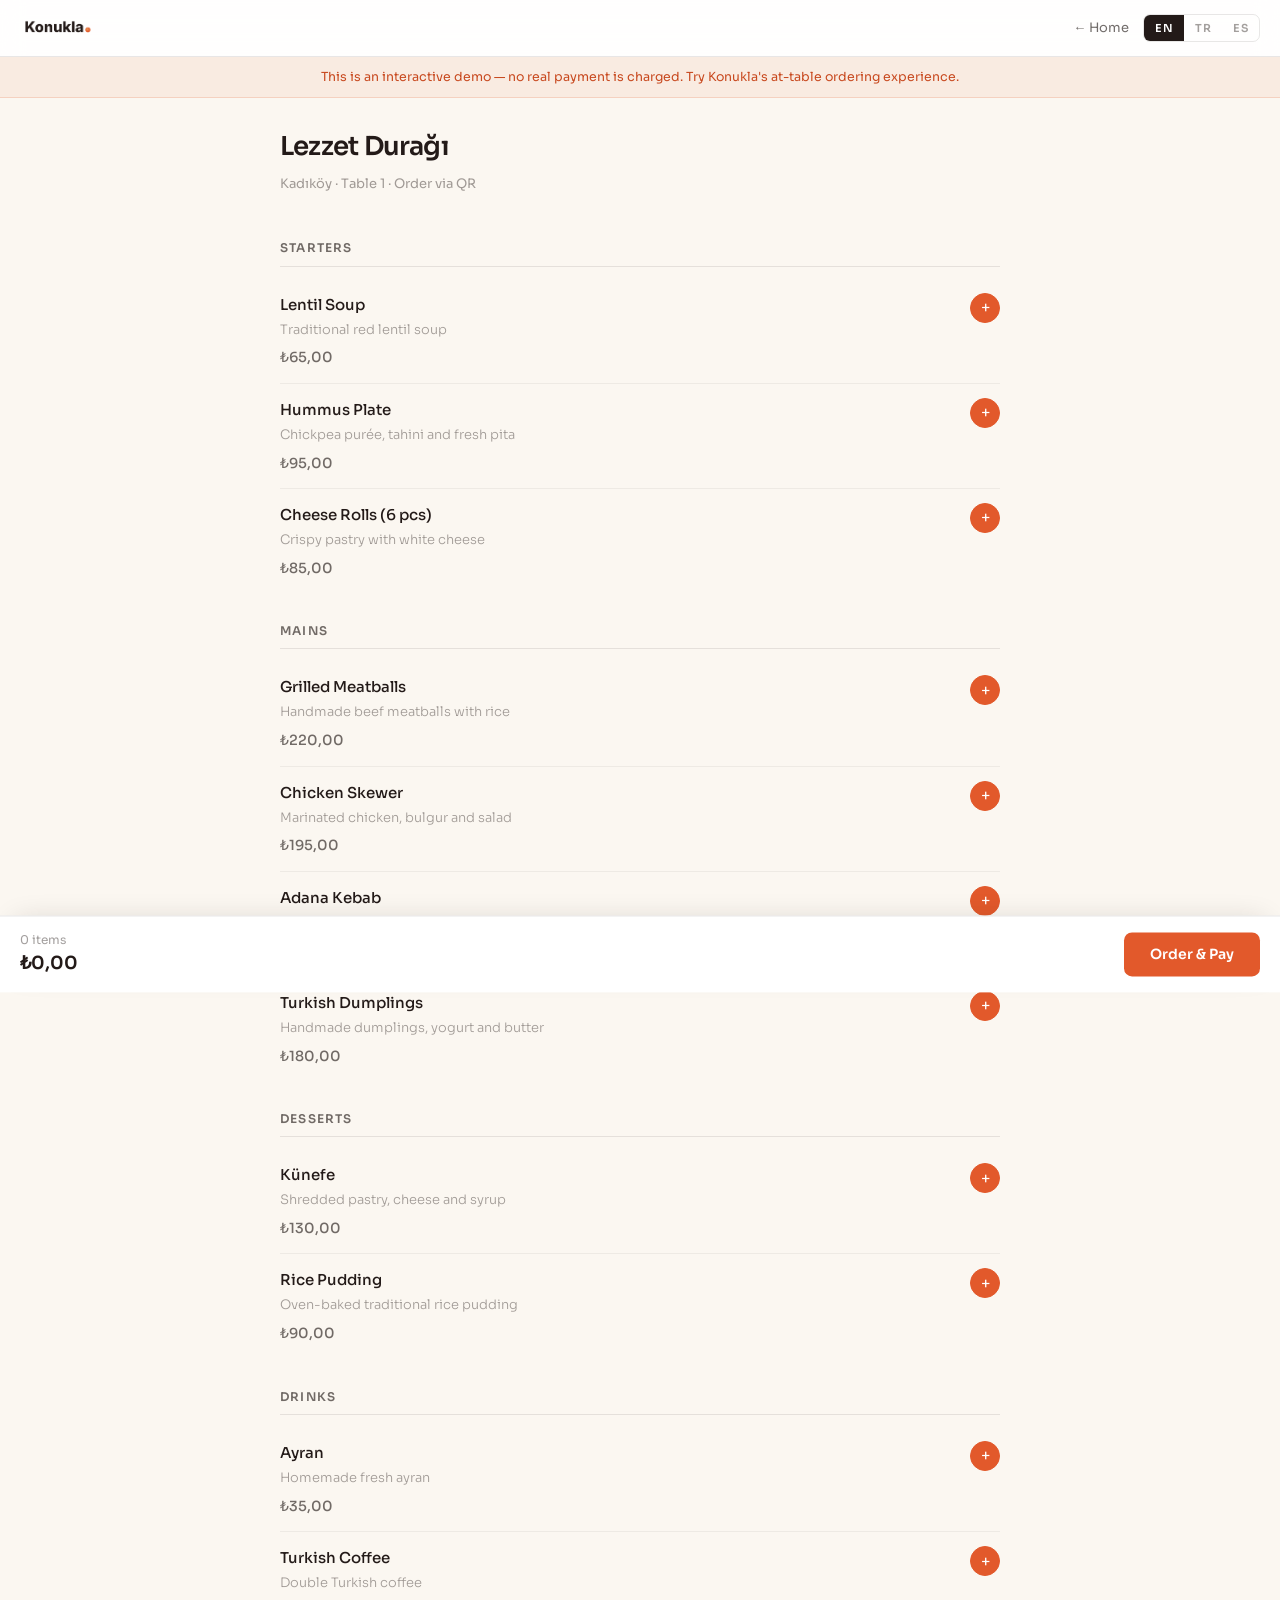
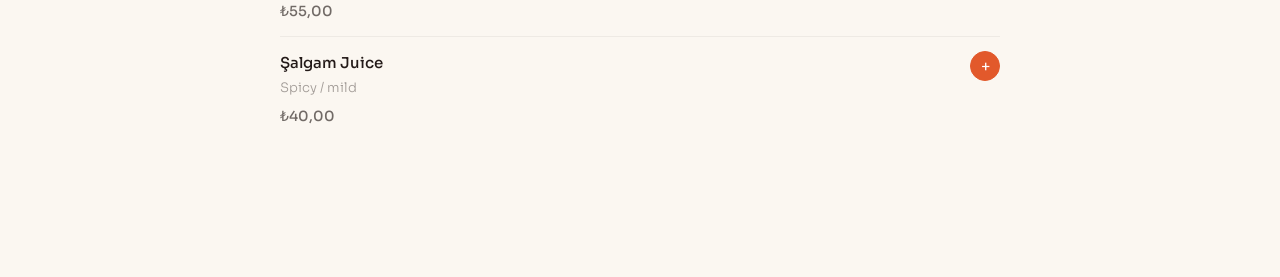
<file: demo.html>
<!DOCTYPE html>
<html lang="en">
<head>
<meta charset="UTF-8">
<meta name="viewport" content="width=device-width, initial-scale=1.0">
<title>Demo Order — Konukla</title>
<meta name="description" content="Try the Konukla QR ordering experience live — browse the menu, add to cart, and see the payment flow.">
<link rel="icon" type="image/svg+xml" href="/assets/konukla-favicon.svg">
<link rel="preconnect" href="https://fonts.googleapis.com">
<link href="https://fonts.googleapis.com/css2?family=Sora:wght@300;400;500;600&display=swap" rel="stylesheet">
<style>
  *, *::before, *::after { box-sizing: border-box; margin: 0; padding: 0; }
  :root {
    --bg:#FFFFFF; --cream:#FBF7F1; --cream-2:#F4ECE2;
    --ink:#231A18; --ink-soft:rgba(35,26,24,0.64); --muted:rgba(35,26,24,0.42);
    --rule:rgba(35,26,24,0.10); --rule-2:rgba(35,26,24,0.06);
    --accent:#E2592B; --accent-d:#C8491F; --accent-l:#F0A35E; --green:#2E8B57;
    --shadow:0 20px 50px -24px rgba(35,26,24,0.30);
    --font:'Sora',-apple-system,sans-serif;
  }
  body { background:var(--cream); color:var(--ink); font-family:var(--font); line-height:1.6; -webkit-font-smoothing:antialiased; padding-bottom:96px; }
  a { color:inherit; text-decoration:none; }
  .lang-hidden { display:none !important; }

  /* Top bar */
  .topbar { position:sticky; top:0; z-index:50; display:flex; align-items:center; justify-content:space-between; padding:14px 20px; background:rgba(255,255,255,0.88); backdrop-filter:blur(12px); border-bottom:1px solid var(--rule); }
  .topbar .brand { display:flex; align-items:center; }
  .topbar .brand img { height:24px; width:auto; display:block; }
  .topbar .right { display:flex; align-items:center; gap:14px; }
  .topbar .home { font-size:13px; color:var(--ink-soft); }
  .topbar .home:hover { color:var(--accent-d); }
  .lang-switcher { display:flex; border:1px solid var(--rule); border-radius:7px; overflow:hidden; }
  .lang-btn { padding:6px 11px; font-size:11px; font-weight:600; letter-spacing:.04em; cursor:pointer; color:var(--muted); background:transparent; border:none; font-family:var(--font); }
  .lang-btn.active { background:var(--ink); color:#fff; }

  /* Demo banner */
  .demo-banner { background:rgba(226,89,43,0.08); border-bottom:1px solid rgba(226,89,43,0.18); color:var(--accent-d); font-size:12.5px; text-align:center; padding:10px 16px; font-weight:400; }

  /* Restaurant header */
  .resto { max-width:760px; margin:0 auto; padding:28px 20px 8px; }
  .resto h1 { font-size:26px; font-weight:600; letter-spacing:-0.03em; }
  .resto .meta { font-size:13px; color:var(--muted); margin-top:6px; }

  /* Menu */
  .menu { max-width:760px; margin:0 auto; padding:8px 20px 40px; }
  .cat { margin-top:28px; }
  .cat h2 { font-size:12px; font-weight:600; letter-spacing:.1em; text-transform:uppercase; color:var(--ink-soft); margin-bottom:12px; padding-bottom:8px; border-bottom:1px solid var(--rule); }
  .item { display:flex; align-items:flex-start; justify-content:space-between; gap:16px; padding:14px 0; border-bottom:1px solid var(--rule-2); }
  .item:last-child { border-bottom:none; }
  .item-info { flex:1; min-width:0; }
  .item-name { font-size:15px; font-weight:500; }
  .item-desc { font-size:13px; color:var(--muted); font-weight:300; margin-top:3px; }
  .item-price { font-size:14px; color:var(--ink-soft); margin-top:6px; font-weight:500; }
  .item-add { display:flex; align-items:center; gap:8px; flex-shrink:0; }
  .qty-btn { width:30px; height:30px; border-radius:50%; border:1px solid var(--rule); background:#fff; color:var(--ink); font-size:16px; cursor:pointer; display:flex; align-items:center; justify-content:center; transition:all .15s; font-family:var(--font); }
  .qty-btn:hover { border-color:var(--accent); color:var(--accent); }
  .qty-btn.add { background:var(--accent); border-color:var(--accent); color:#fff; }
  .qty-btn.add:hover { background:var(--accent-d); }
  .qty-val { min-width:18px; text-align:center; font-size:14px; font-weight:500; }
  .qty-zero .qty-val, .qty-zero .qty-minus { display:none; }

  /* Cart bar */
  .cartbar { position:fixed; bottom:0; left:0; right:0; z-index:60; background:#fff; border-top:1px solid var(--rule); box-shadow:0 -8px 30px -16px rgba(35,26,24,0.2); padding:14px 20px; display:flex; align-items:center; justify-content:space-between; gap:16px; transform:translateY(120%); transition:transform .3s ease; }
  .cartbar.show { transform:translateY(0); }
  .cart-summary { font-size:14px; }
  .cart-summary .count { color:var(--muted); font-size:12px; }
  .cart-summary .total { font-size:18px; font-weight:600; }
  .btn-pay { background:var(--accent); color:#fff; border:none; border-radius:8px; padding:13px 26px; font-family:var(--font); font-size:14px; font-weight:600; cursor:pointer; transition:background .15s; }
  .btn-pay:hover { background:var(--accent-d); }

  /* Overlay (checkout + success) */
  .overlay { position:fixed; inset:0; z-index:100; background:rgba(35,26,24,0.45); backdrop-filter:blur(4px); display:none; align-items:flex-end; justify-content:center; }
  .overlay.show { display:flex; }
  .sheet { background:#fff; border:1px solid var(--rule); border-bottom:none; border-radius:18px 18px 0 0; width:100%; max-width:480px; padding:24px 22px 32px; max-height:90vh; overflow-y:auto; box-shadow:var(--shadow); }
  @media(min-width:520px){ .overlay{align-items:center;} .sheet{border-radius:18px; border-bottom:1px solid var(--rule);} }
  .sheet h3 { font-size:18px; font-weight:600; margin-bottom:4px; }
  .sheet .sub { font-size:13px; color:var(--muted); margin-bottom:18px; }
  .line { display:flex; justify-content:space-between; font-size:14px; padding:8px 0; border-bottom:1px solid var(--rule-2); color:var(--ink-soft); }
  .line .n { color:var(--ink); }
  .line-total { display:flex; justify-content:space-between; font-size:17px; font-weight:600; padding:14px 0 4px; }
  .field { margin-top:14px; }
  .field label { font-size:12px; color:var(--muted); display:block; margin-bottom:6px; }
  .field input { width:100%; padding:12px 14px; border:1px solid var(--rule); border-radius:8px; background:var(--cream); color:var(--ink); font-family:var(--font); font-size:14px; outline:none; transition:border-color .15s; }
  .field input:focus { border-color:var(--accent); background:#fff; }
  .field input::placeholder { color:var(--muted); }
  .row2 { display:grid; grid-template-columns:1fr 1fr; gap:12px; }
  .pay-note { font-size:11.5px; color:var(--muted); margin-top:14px; text-align:center; }
  .close-x { float:right; background:none; border:none; color:var(--muted); font-size:22px; cursor:pointer; line-height:1; }
  .close-x:hover { color:var(--ink); }
  .success-mark { width:64px; height:64px; border-radius:50%; background:rgba(46,139,87,.12); display:flex; align-items:center; justify-content:center; margin:6px auto 16px; }
  .success-center { text-align:center; }
  .order-no { font-size:13px; color:var(--muted); margin-top:6px; }
  .btn-ghost-full { display:block; width:100%; margin-top:20px; padding:13px; border:1px solid var(--rule); border-radius:8px; background:#fff; color:var(--ink); font-family:var(--font); font-size:14px; cursor:pointer; transition:all .15s; }
  .btn-ghost-full:hover { border-color:var(--ink); }
</style>
</head>
<body>

<div class="topbar">
  <a href="/" class="brand" aria-label="Konukla"><img src="/assets/konukla-logo.png" alt="Konukla"></a>
  <div class="right">
    <a href="/" class="home"><span class="tr-text lang-hidden">← Ana sayfa</span><span class="en-text">← Home</span></a>
    <div class="lang-switcher">
      <button class="lang-btn active" onclick="setLang('en')" aria-label="English">EN</button>
      <button class="lang-btn" onclick="setLang('tr')" aria-label="Türkçe">TR</button>
      <button class="lang-btn" onclick="setLang('es')" aria-label="Español">ES</button>
    </div>
  </div>
</div>

<div class="demo-banner">
  <span class="tr-text">Bu bir interaktif demodur — gerçek ödeme alınmaz. Konukla'nın masadan sipariş deneyimini deneyin.</span>
  <span class="en-text lang-hidden">This is an interactive demo — no real payment is charged. Try Konukla's at-table ordering experience.</span>
</div>

<div class="resto">
  <h1>Lezzet Durağı</h1>
  <div class="meta">
    <span class="tr-text">Kadıköy · Masa 1 · QR ile sipariş</span>
    <span class="en-text lang-hidden">Kadıköy · Table 1 · Order via QR</span>
  </div>
</div>

<div class="menu" id="menu"></div>

<!-- Cart bar -->
<div class="cartbar" id="cartbar">
  <div class="cart-summary">
    <div class="count"><span id="cart-count">0</span> <span class="tr-text">ürün</span><span class="en-text lang-hidden">items</span></div>
    <div class="total">₺<span id="cart-total">0,00</span></div>
  </div>
  <button class="btn-pay" onclick="openCheckout()">
    <span class="tr-text">Sipariş Ver & Öde</span><span class="en-text lang-hidden">Order & Pay</span>
  </button>
</div>

<!-- Checkout overlay -->
<div class="overlay" id="checkout-overlay">
  <div class="sheet">
    <button class="close-x" onclick="closeCheckout()">×</button>
    <h3><span class="tr-text">Sipariş Özeti</span><span class="en-text lang-hidden">Order Summary</span></h3>
    <div class="sub"><span class="tr-text">Lezzet Durağı · Masa 1</span><span class="en-text lang-hidden">Lezzet Durağı · Table 1</span></div>
    <div id="checkout-lines"></div>
    <div class="line-total">
      <span class="tr-text">Toplam</span><span class="en-text lang-hidden">Total</span>
      <span>₺<span id="checkout-total">0,00</span></span>
    </div>

    <div class="field">
      <label><span class="tr-text">Kart Numarası</span><span class="en-text lang-hidden">Card Number</span></label>
      <input type="text" inputmode="numeric" placeholder="5528 7900 0000 0008" maxlength="19" id="card-no">
    </div>
    <div class="row2">
      <div class="field"><label><span class="tr-text">Son Kullanma</span><span class="en-text lang-hidden">Expiry</span></label><input type="text" placeholder="12/30" maxlength="5"></div>
      <div class="field"><label>CVC</label><input type="text" inputmode="numeric" placeholder="123" maxlength="4"></div>
    </div>

    <button class="btn-pay" style="width:100%;margin-top:18px" onclick="completePayment()">
      <span class="tr-text">Ödemeyi Tamamla</span><span class="en-text lang-hidden">Complete Payment</span>
    </button>
    <p class="pay-note">
      <span class="tr-text">🔒 Gerçek kullanımda ödeme masada, restoranın kendi POS'unda alınır. Bu demoda ödeme yapılmaz.</span>
      <span class="en-text lang-hidden">🔒 In real use, payment is taken at the table on the restaurant's own POS. No payment is processed in this demo.</span>
    </p>
  </div>
</div>

<!-- Success overlay -->
<div class="overlay" id="success-overlay">
  <div class="sheet success-center">
    <div class="success-mark">
      <svg width="30" height="30" viewBox="0 0 20 20" fill="#2E8B57"><path fill-rule="evenodd" d="M10 18a8 8 0 100-16 8 8 0 000 16zm3.707-9.293a1 1 0 00-1.414-1.414L9 10.586 7.707 9.293a1 1 0 00-1.414 1.414l2 2a1 1 0 001.414 0l4-4z" clip-rule="evenodd"/></svg>
    </div>
    <h3><span class="tr-text">Siparişiniz alındı!</span><span class="en-text lang-hidden">Order received!</span></h3>
    <p class="sub" style="margin-bottom:4px"><span class="tr-text">Sipariş mutfağa iletildi. Afiyet olsun.</span><span class="en-text lang-hidden">Your order has been sent to the kitchen. Enjoy!</span></p>
    <p class="order-no"><span class="tr-text">Sipariş No</span><span class="en-text lang-hidden">Order No</span>: #<span id="order-no"></span></p>
    <button class="btn-ghost-full" onclick="resetDemo()">
      <span class="tr-text">Demoyu yeniden başlat</span><span class="en-text lang-hidden">Restart demo</span>
    </button>
    <a href="/" class="btn-ghost-full" style="text-decoration:none;text-align:center">
      <span class="tr-text">Ana sayfaya dön</span><span class="en-text lang-hidden">Back to home</span>
    </a>
  </div>
</div>

<script>
  const MENU = [
    { id:1, cat:'Başlangıçlar', catEn:'Starters', tr:'Mercimek Çorbası', en:'Lentil Soup', dTr:'Geleneksel kırmızı mercimek çorbası', dEn:'Traditional red lentil soup', price:65 },
    { id:2, cat:'Başlangıçlar', catEn:'Starters', tr:'Humus Tabağı', en:'Hummus Plate', dTr:'Nohut ezmesi, tahin ve taze pita', dEn:'Chickpea purée, tahini and fresh pita', price:95 },
    { id:3, cat:'Başlangıçlar', catEn:'Starters', tr:'Sigara Böreği (6 adet)', en:'Cheese Rolls (6 pcs)', dTr:'Çıtır yufka içinde beyaz peynir', dEn:'Crispy pastry with white cheese', price:85 },
    { id:4, cat:'Ana Yemekler', catEn:'Mains', tr:'Izgara Köfte', en:'Grilled Meatballs', dTr:'El yapımı dana köfte, pilav ile', dEn:'Handmade beef meatballs with rice', price:220 },
    { id:5, cat:'Ana Yemekler', catEn:'Mains', tr:'Tavuk Şiş', en:'Chicken Skewer', dTr:'Marine tavuk, bulgur pilavı ve salata', dEn:'Marinated chicken, bulgur and salad', price:195 },
    { id:6, cat:'Ana Yemekler', catEn:'Mains', tr:'Adana Kebap', en:'Adana Kebab', dTr:'Acılı el kıyması kebap, lavaş ile', dEn:'Spicy hand-minced kebab with lavash', price:260 },
    { id:7, cat:'Ana Yemekler', catEn:'Mains', tr:'Mantı', en:'Turkish Dumplings', dTr:'El açması mantı, yoğurt ve tereyağı', dEn:'Handmade dumplings, yogurt and butter', price:180 },
    { id:8, cat:'Tatlılar', catEn:'Desserts', tr:'Künefe', en:'Künefe', dTr:'Tel kadayıf, peynir ve şerbet', dEn:'Shredded pastry, cheese and syrup', price:130 },
    { id:9, cat:'Tatlılar', catEn:'Desserts', tr:'Sütlaç', en:'Rice Pudding', dTr:'Fırınlanmış geleneksel sütlaç', dEn:'Oven-baked traditional rice pudding', price:90 },
    { id:10, cat:'İçecekler', catEn:'Drinks', tr:'Ayran', en:'Ayran', dTr:'Ev yapımı taze ayran', dEn:'Homemade fresh ayran', price:35 },
    { id:11, cat:'İçecekler', catEn:'Drinks', tr:'Türk Kahvesi', en:'Turkish Coffee', dTr:'Közde pişmiş double Türk kahvesi', dEn:'Double Turkish coffee', price:55 },
    { id:12, cat:'İçecekler', catEn:'Drinks', tr:'Şalgam Suyu', en:'Şalgam Juice', dTr:'Acılı / acısız', dEn:'Spicy / mild', price:40 },
  ];

  let lang = 'en';
  const LANGS = ['en', 'tr', 'es'];
  const norm = (s) => s.replace(/\s+/g, ' ').trim();
  const cart = {}; // id -> qty

  // Spanish overlay, keyed on the English text (static UI + dynamic menu items).
  // Applied in applyLang() so re-rendered menu/checkout content is translated too.
  const ES = {
    "← Home": "← Inicio",
    "This is an interactive demo — no real payment is charged. Try Konukla's at-table ordering experience.": "Esta es una demo interactiva: no se cobra ningún pago real. Prueba la experiencia de pedido en mesa de Konukla.",
    "Kadıköy · Table 1 · Order via QR": "Kadıköy · Mesa 1 · Pide por QR",
    "items": "artículos",
    "Order & Pay": "Pedir y pagar",
    "Order Summary": "Resumen del pedido",
    "Lezzet Durağı · Table 1": "Lezzet Durağı · Mesa 1",
    "Total": "Total",
    "Card Number": "Número de tarjeta",
    "Expiry": "Caducidad",
    "Complete Payment": "Completar pago",
    "🔒 In real use, payment is taken at the table on the restaurant's own POS. No payment is processed in this demo.": "🔒 En uso real, el pago se cobra en la mesa con el propio TPV del restaurante. En esta demo no se procesa ningún pago.",
    "Order received!": "¡Pedido recibido!",
    "Your order has been sent to the kitchen. Enjoy!": "Tu pedido se ha enviado a la cocina. ¡Que aproveche!",
    "Order No": "Nº de pedido",
    "Restart demo": "Reiniciar demo",
    "Back to home": "Volver al inicio",
    // Categories
    "Starters": "Entrantes",
    "Mains": "Platos principales",
    "Desserts": "Postres",
    "Drinks": "Bebidas",
    // Dishes + descriptions
    "Lentil Soup": "Sopa de lentejas",
    "Traditional red lentil soup": "Sopa tradicional de lentejas rojas",
    "Hummus Plate": "Plato de hummus",
    "Chickpea purée, tahini and fresh pita": "Puré de garbanzos, tahini y pita fresca",
    "Cheese Rolls (6 pcs)": "Rollitos de queso (6 uds)",
    "Crispy pastry with white cheese": "Masa crujiente con queso blanco",
    "Grilled Meatballs": "Albóndigas a la parrilla",
    "Handmade beef meatballs with rice": "Albóndigas de ternera caseras con arroz",
    "Chicken Skewer": "Brocheta de pollo",
    "Marinated chicken, bulgur and salad": "Pollo marinado, bulgur y ensalada",
    "Adana Kebab": "Kebab Adana",
    "Spicy hand-minced kebab with lavash": "Kebab picante de carne picada a mano con lavash",
    "Turkish Dumplings": "Raviolis turcos (mantı)",
    "Handmade dumplings, yogurt and butter": "Raviolis caseros, yogur y mantequilla",
    "Künefe": "Künefe",
    "Shredded pastry, cheese and syrup": "Masa de cabello de ángel, queso y almíbar",
    "Rice Pudding": "Arroz con leche",
    "Oven-baked traditional rice pudding": "Arroz con leche tradicional al horno",
    "Ayran": "Ayran",
    "Homemade fresh ayran": "Ayran fresco casero",
    "Turkish Coffee": "Café turco",
    "Double Turkish coffee": "Café turco doble",
    "Şalgam Juice": "Zumo de Şalgam",
    "Spicy / mild": "Picante / suave"
  };

  const fmt = (n) => n.toFixed(2).replace('.', ',');

  function renderMenu() {
    const cats = [...new Set(MENU.map(m => m.cat))];
    const el = document.getElementById('menu');
    el.innerHTML = cats.map(cat => {
      const items = MENU.filter(m => m.cat === cat);
      const catEn = items[0].catEn;
      return `<div class="cat">
        <h2><span class="tr-text">${cat}</span><span class="en-text lang-hidden">${catEn}</span></h2>
        ${items.map(m => `
          <div class="item">
            <div class="item-info">
              <div class="item-name"><span class="tr-text">${m.tr}</span><span class="en-text lang-hidden">${m.en}</span></div>
              <div class="item-desc"><span class="tr-text">${m.dTr}</span><span class="en-text lang-hidden">${m.dEn}</span></div>
              <div class="item-price">₺${fmt(m.price)}</div>
            </div>
            <div class="item-add qty-zero" id="add-${m.id}">
              <button class="qty-btn qty-minus" onclick="changeQty(${m.id},-1)">−</button>
              <span class="qty-val">0</span>
              <button class="qty-btn add" onclick="changeQty(${m.id},1)">+</button>
            </div>
          </div>`).join('')}
      </div>`;
    }).join('');
    applyLang();
  }

  function changeQty(id, delta) {
    cart[id] = Math.max(0, (cart[id] || 0) + delta);
    if (cart[id] === 0) delete cart[id];
    const wrap = document.getElementById('add-' + id);
    const qty = cart[id] || 0;
    wrap.querySelector('.qty-val').textContent = qty;
    wrap.classList.toggle('qty-zero', qty === 0);
    renderCart();
  }

  function cartItems() { return Object.keys(cart).map(id => ({ m: MENU.find(x => x.id == id), qty: cart[id] })); }
  function cartTotal() { return cartItems().reduce((s, x) => s + x.m.price * x.qty, 0); }
  function cartCount() { return cartItems().reduce((s, x) => s + x.qty, 0); }

  function renderCart() {
    const count = cartCount();
    document.getElementById('cart-count').textContent = count;
    document.getElementById('cart-total').textContent = fmt(cartTotal());
    document.getElementById('cartbar').classList.toggle('show', count > 0);
  }

  function openCheckout() {
    const lines = cartItems().map(x => `<div class="line"><span class="n">${x.qty}× <span class="tr-text">${x.m.tr}</span><span class="en-text lang-hidden">${x.m.en}</span></span><span>₺${fmt(x.m.price * x.qty)}</span></div>`).join('');
    document.getElementById('checkout-lines').innerHTML = lines;
    document.getElementById('checkout-total').textContent = fmt(cartTotal());
    document.getElementById('checkout-overlay').classList.add('show');
    applyLang();
  }
  function closeCheckout() { document.getElementById('checkout-overlay').classList.remove('show'); }

  function completePayment() {
    closeCheckout();
    document.getElementById('order-no').textContent = Math.floor(100000 + Math.random() * 900000);
    document.getElementById('success-overlay').classList.add('show');
  }

  function resetDemo() {
    Object.keys(cart).forEach(k => delete cart[k]);
    document.getElementById('success-overlay').classList.remove('show');
    renderMenu();
    renderCart();
  }

  function setLang(l) {
    if (!LANGS.includes(l)) l = 'en';
    lang = l;
    document.documentElement.lang = l;
    try { localStorage.setItem('konukla_lang', l); } catch (e) {}
    document.querySelectorAll('.lang-btn').forEach(b => b.classList.toggle('active', b.textContent.trim().toLowerCase() === l));
    applyLang();
  }
  function applyLang() {
    const showEnglishSpans = lang !== 'tr';
    document.querySelectorAll('.tr-text').forEach(e => e.classList.toggle('lang-hidden', showEnglishSpans));
    document.querySelectorAll('.en-text').forEach(e => e.classList.toggle('lang-hidden', lang === 'tr'));
    // Overlay Spanish onto (or restore English into) the English spans.
    document.querySelectorAll('.en-text').forEach(e => {
      if (e.dataset.enHtml === undefined) {
        e.dataset.enHtml = e.innerHTML;
        e.dataset.enKey = norm(e.textContent);
      }
      const es = ES[e.dataset.enKey];
      e.innerHTML = (lang === 'es' && es !== undefined) ? es : e.dataset.enHtml;
    });
  }

  renderMenu();
  renderCart();

  (function initLang() {
    let saved = 'en';
    try { saved = localStorage.getItem('konukla_lang') || 'en'; } catch (e) {}
    setLang(LANGS.includes(saved) ? saved : 'en');
  })();
</script>
</body>
</html>
</file>
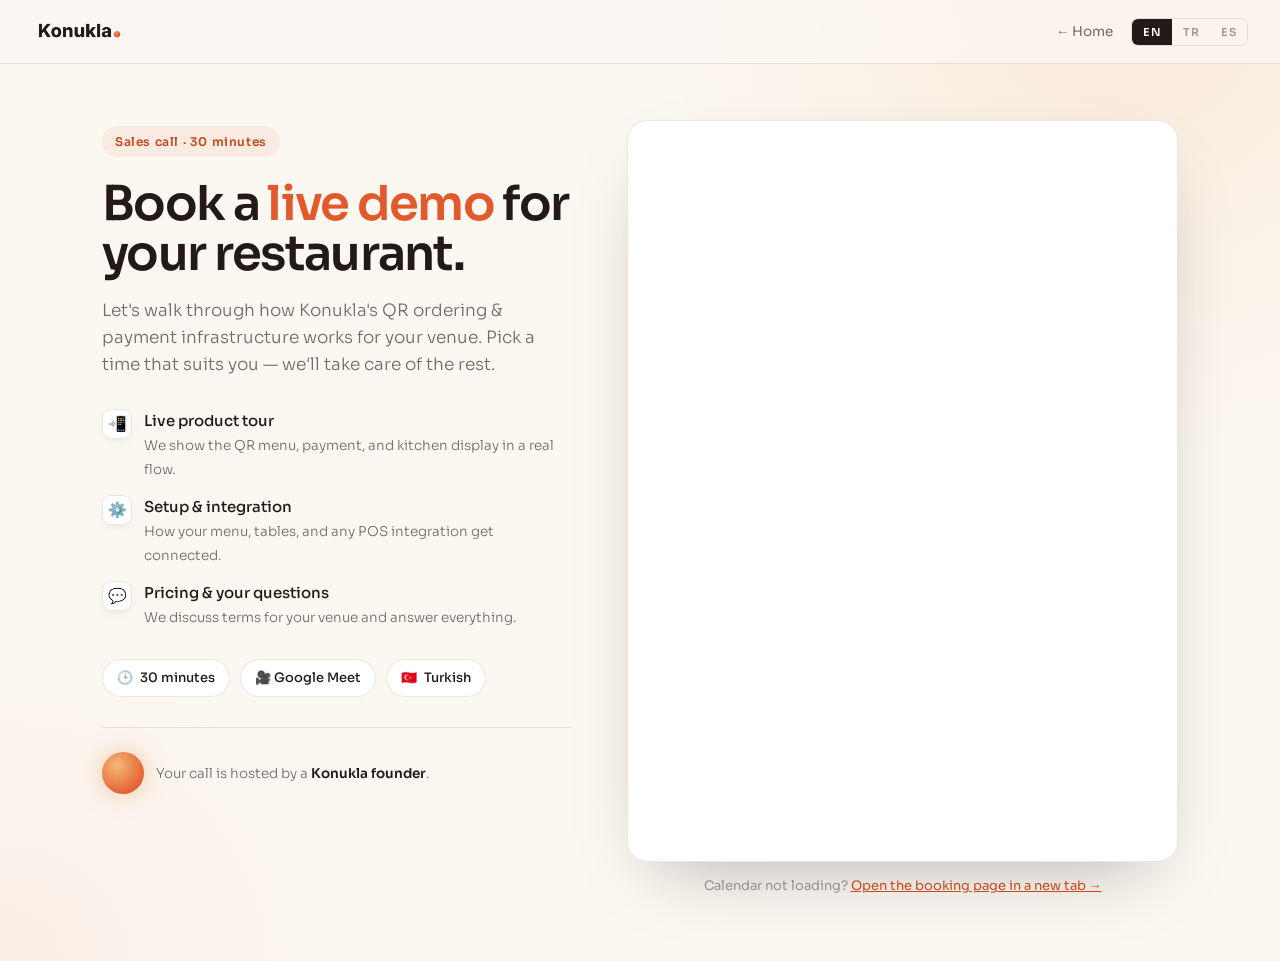
<file: gorusme.html>
<!DOCTYPE html>
<html lang="en">
<head>
<meta charset="UTF-8">
<meta name="viewport" content="width=device-width, initial-scale=1.0">
<title>Sales Call — Konukla</title>
<meta name="description" content="Book a 30-minute call with the Konukla sales team. Let's walk through how QR ordering & payment infrastructure works for your restaurant.">
<link rel="canonical" href="https://konukla.com/gorusme.html">
<link rel="icon" type="image/svg+xml" href="/assets/konukla-favicon.svg">
<link rel="preconnect" href="https://fonts.googleapis.com">
<link href="https://fonts.googleapis.com/css2?family=Sora:wght@300;400;500;600;700&display=swap" rel="stylesheet">
<style>
  *, *::before, *::after { box-sizing: border-box; margin: 0; padding: 0; }
  :root {
    --bg:#FFFFFF; --cream:#FBF7F1; --cream-2:#F4ECE2; --ink:#231A18;
    --ink-soft:rgba(35,26,24,0.64); --muted:rgba(35,26,24,0.42);
    --rule:rgba(35,26,24,0.10); --accent:#E2592B; --accent-d:#C8491F; --accent-l:#F0A35E;
    --font:'Sora',-apple-system,sans-serif;
  }
  html { scroll-behavior:smooth; }
  body {
    color:var(--ink); font-family:var(--font); line-height:1.6; -webkit-font-smoothing:antialiased;
    min-height:100vh;
    background:
      radial-gradient(60% 80% at 88% 0%, rgba(240,163,94,0.16), transparent 60%),
      radial-gradient(50% 60% at 0% 100%, rgba(226,89,43,0.06), transparent 55%),
      var(--cream);
  }
  a { color:inherit; text-decoration:none; }
  .lang-hidden { display:none !important; }

  nav { height:64px; display:flex; align-items:center; padding:0 32px; background:rgba(251,247,241,0.78); backdrop-filter:blur(14px); border-bottom:1px solid var(--rule); position:sticky; top:0; z-index:50; }
  .nav-logo { margin-right:auto; display:flex; align-items:center; }
  .nav-logo img { height:30px; width:auto; display:block; }
  .nav-right { display:flex; align-items:center; gap:18px; }
  .nav-home { font-size:13.5px; color:var(--ink-soft); }
  .nav-home:hover { color:var(--accent-d); }
  .lang-switcher { display:flex; border:1px solid var(--rule); border-radius:7px; overflow:hidden; }
  .lang-btn { padding:6px 11px; font-size:11px; font-weight:600; letter-spacing:.04em; cursor:pointer; color:var(--muted); background:transparent; border:none; font-family:var(--font); }
  .lang-btn.active { background:var(--ink); color:#fff; }

  .layout { max-width:1140px; margin:0 auto; padding:56px 32px 64px; display:grid; grid-template-columns:0.92fr 1.08fr; gap:56px; align-items:start; }

  /* LEFT panel */
  .panel { position:relative; padding-top:6px; }
  .kicker { display:inline-flex; align-items:center; gap:8px; font-size:12px; font-weight:600; letter-spacing:.05em; color:var(--accent-d); background:rgba(226,89,43,0.08); padding:6px 13px; border-radius:100px; margin-bottom:22px; }
  .panel h1 { font-size:clamp(30px,4vw,48px); font-weight:600; letter-spacing:-0.035em; line-height:1.04; margin-bottom:18px; }
  .panel h1 em { font-style:normal; color:var(--accent); }
  .panel .sub { font-size:17px; font-weight:300; color:var(--ink-soft); line-height:1.6; max-width:440px; margin-bottom:30px; }

  .agenda { list-style:none; display:flex; flex-direction:column; gap:14px; margin-bottom:30px; }
  .agenda li { display:flex; align-items:flex-start; gap:12px; font-size:15px; }
  .agenda .ic { width:30px; height:30px; border-radius:9px; background:#fff; border:1px solid var(--rule); display:flex; align-items:center; justify-content:center; font-size:15px; flex-shrink:0; box-shadow:0 4px 14px -8px rgba(35,26,24,0.25); }
  .agenda .t { font-weight:500; }
  .agenda .d { color:var(--ink-soft); font-weight:300; font-size:13.5px; }

  .meta-card { display:flex; gap:10px; flex-wrap:wrap; }
  .chip { display:inline-flex; align-items:center; gap:7px; font-size:13px; font-weight:500; color:var(--ink); background:#fff; border:1px solid var(--rule); border-radius:100px; padding:8px 14px; }
  .host { display:flex; align-items:center; gap:12px; margin-top:30px; padding-top:24px; border-top:1px solid var(--rule); }
  .host .sun { width:42px; height:42px; border-radius:50%; background:radial-gradient(circle at 35% 32%,#F4B978,#E2592B 80%); box-shadow:0 0 22px rgba(240,163,94,0.5); flex-shrink:0; }
  .host .who { font-size:13.5px; color:var(--ink-soft); font-weight:300; }
  .host .who b { color:var(--ink); font-weight:600; }

  /* RIGHT calendar */
  .cal-card { background:#fff; border:1px solid var(--rule); border-radius:20px; overflow:hidden; box-shadow:0 30px 70px -32px rgba(35,26,24,0.35); }
  .cal-card iframe { display:block; width:100%; height:740px; border:0; }
  .fallback { margin-top:14px; text-align:center; font-size:13px; color:var(--muted); }
  .fallback a { color:var(--accent-d); text-decoration:underline; }

  @media (max-width:920px){
    .layout { grid-template-columns:1fr; gap:36px; padding:40px 22px 48px; }
    .panel .sub { max-width:none; }
    .cal-card iframe { height:660px; }
  }
</style>
</head>
<body>

<nav>
  <a href="/" class="nav-logo" aria-label="Konukla"><img src="/assets/konukla-logo.png" alt="Konukla"></a>
  <div class="nav-right">
    <a href="/" class="nav-home"><span class="tr-text lang-hidden">← Ana sayfa</span><span class="en-text">← Home</span></a>
    <div class="lang-switcher">
      <button class="lang-btn active" onclick="setLang('en')" aria-label="English">EN</button>
      <button class="lang-btn" onclick="setLang('tr')" aria-label="Türkçe">TR</button>
      <button class="lang-btn" onclick="setLang('es')" aria-label="Español">ES</button>
    </div>
  </div>
</nav>

<div class="layout">
  <!-- LEFT -->
  <div class="panel">
    <div class="kicker"><span class="tr-text">Satış görüşmesi · 30 dakika</span><span class="en-text lang-hidden">Sales call · 30 minutes</span></div>
    <h1>
      <span class="tr-text">Restoranınız için <em>canlı bir demo</em> planlayın.</span>
      <span class="en-text lang-hidden">Book a <em>live demo</em> for your restaurant.</span>
    </h1>
    <p class="sub">
      <span class="tr-text">Konukla'nın masadan QR sipariş ve ödeme altyapısının işletmenizde nasıl çalışacağını birlikte görelim. Size uygun bir saat seçin, gerisini biz halledelim.</span>
      <span class="en-text lang-hidden">Let's walk through how Konukla's QR ordering & payment infrastructure works for your venue. Pick a time that suits you — we'll take care of the rest.</span>
    </p>

    <ul class="agenda">
      <li>
        <span class="ic">📲</span>
        <span><span class="t tr-text">Canlı ürün turu</span><span class="t en-text lang-hidden">Live product tour</span><br>
        <span class="d tr-text">QR menü, ödeme ve mutfak ekranını gerçek akışıyla gösteririz.</span><span class="d en-text lang-hidden">We show the QR menu, payment, and kitchen display in a real flow.</span></span>
      </li>
      <li>
        <span class="ic">⚙️</span>
        <span><span class="t tr-text">Kurulum & entegrasyon</span><span class="t en-text lang-hidden">Setup & integration</span><br>
        <span class="d tr-text">Menünüz, masalarınız ve varsa POS entegrasyonunuz nasıl bağlanır.</span><span class="d en-text lang-hidden">How your menu, tables, and any POS integration get connected.</span></span>
      </li>
      <li>
        <span class="ic">💬</span>
        <span><span class="t tr-text">Fiyatlandırma & sorularınız</span><span class="t en-text lang-hidden">Pricing & your questions</span><br>
        <span class="d tr-text">İşletmenize özel koşulları konuşur, tüm sorularınızı yanıtlarız.</span><span class="d en-text lang-hidden">We discuss terms for your venue and answer everything.</span></span>
      </li>
    </ul>

    <div class="meta-card">
      <span class="chip">🕒 <span class="tr-text">30 dakika</span><span class="en-text lang-hidden">30 minutes</span></span>
      <span class="chip">🎥 Google Meet</span>
      <span class="chip">🇹🇷 <span class="tr-text">Türkçe</span><span class="en-text lang-hidden">Turkish</span></span>
    </div>

    <div class="host">
      <span class="sun"></span>
      <span class="who"><span class="tr-text">Görüşmeyi <b>Konukla kurucu ekibinden</b> biri yürütür.</span><span class="en-text lang-hidden">Your call is hosted by a <b>Konukla founder</b>.</span></span>
    </div>
  </div>

  <!-- RIGHT: calendar -->
  <div>
    <!-- Google Calendar Appointment Scheduling -->
    <div class="cal-card">
      <iframe src="https://calendar.google.com/calendar/appointments/schedules/AcZssZ22hwewrKSzvX82SVqQ2ZcaSnfCQ3V5bac6n3RUSoXFi4rOdmSokhIf_yf2-Y8bFIj482UlkoBi?gv=true" title="Konukla — Satış Görüşmesi randevu takvimi"></iframe>
    </div>
    <p class="fallback">
      <span class="tr-text">Takvim yüklenmiyor mu? <a href="https://calendar.app.google/seLewHWSHZ8SKPvc6" target="_blank" rel="noopener">Rezervasyon sayfasını yeni sekmede açın →</a></span>
      <span class="en-text lang-hidden">Calendar not loading? <a href="https://calendar.app.google/seLewHWSHZ8SKPvc6" target="_blank" rel="noopener">Open the booking page in a new tab →</a></span>
    </p>
  </div>
</div>

<script>
  // Language: EN default (source) · TR · ES. Spanish is overlaid from ES[] keyed
  // on the English text, so no third span is needed; markup (<em>, links) is kept
  // via innerHTML. Missing keys fall back to English. Choice persists across pages
  // via localStorage('konukla_lang').
  let lang = 'en';
  const LANGS = ['en', 'tr', 'es'];
  const norm = (s) => s.replace(/\s+/g, ' ').trim();

  const ES = {
    "← Home": "← Inicio",
    "Sales call · 30 minutes": "Llamada de ventas · 30 minutos",
    "Book a live demo for your restaurant.": "Reserva una <em>demo en vivo</em> para tu restaurante.",
    "Let's walk through how Konukla's QR ordering & payment infrastructure works for your venue. Pick a time that suits you — we'll take care of the rest.": "Veamos juntos cómo funciona la infraestructura de pedidos y pagos por QR de Konukla en tu local. Elige la hora que te venga bien y nosotros nos encargamos del resto.",
    "Live product tour": "Tour del producto en vivo",
    "We show the QR menu, payment, and kitchen display in a real flow.": "Te mostramos el menú QR, el pago y la pantalla de cocina en un flujo real.",
    "Setup & integration": "Configuración e integración",
    "How your menu, tables, and any POS integration get connected.": "Cómo se conectan tu menú, tus mesas y cualquier integración con el TPV.",
    "Pricing & your questions": "Precios y tus preguntas",
    "We discuss terms for your venue and answer everything.": "Hablamos de las condiciones para tu local y respondemos a todo.",
    "30 minutes": "30 minutos",
    "Turkish": "Turco",
    "Your call is hosted by a Konukla founder.": "Tu llamada la dirige un <b>fundador de Konukla</b>.",
    "Calendar not loading? Open the booking page in a new tab →": "¿No carga el calendario? <a href=\"https://calendar.app.google/seLewHWSHZ8SKPvc6\" target=\"_blank\" rel=\"noopener\">Abre la página de reserva en una pestaña nueva →</a>"
  };

  function setLang(l) {
    if (!LANGS.includes(l)) l = 'en';
    lang = l;
    document.documentElement.lang = l;
    try { localStorage.setItem('konukla_lang', l); } catch (e) {}

    const showEnglishSpans = l !== 'tr';
    document.querySelectorAll('.tr-text').forEach(e => e.classList.toggle('lang-hidden', showEnglishSpans));
    document.querySelectorAll('.en-text').forEach(e => e.classList.toggle('lang-hidden', l === 'tr'));

    document.querySelectorAll('.en-text').forEach(e => {
      if (e.dataset.enHtml === undefined) {
        e.dataset.enHtml = e.innerHTML;
        e.dataset.enKey = norm(e.textContent);
      }
      const es = ES[e.dataset.enKey];
      e.innerHTML = (l === 'es' && es !== undefined) ? es : e.dataset.enHtml;
    });

    document.querySelectorAll('.lang-btn').forEach(b => b.classList.toggle('active', b.textContent.trim().toLowerCase() === l));
  }

  (function initLang() {
    let saved = 'en';
    try { saved = localStorage.getItem('konukla_lang') || 'en'; } catch (e) {}
    setLang(LANGS.includes(saved) ? saved : 'en');
  })();
</script>
</body>
</html>
</file>
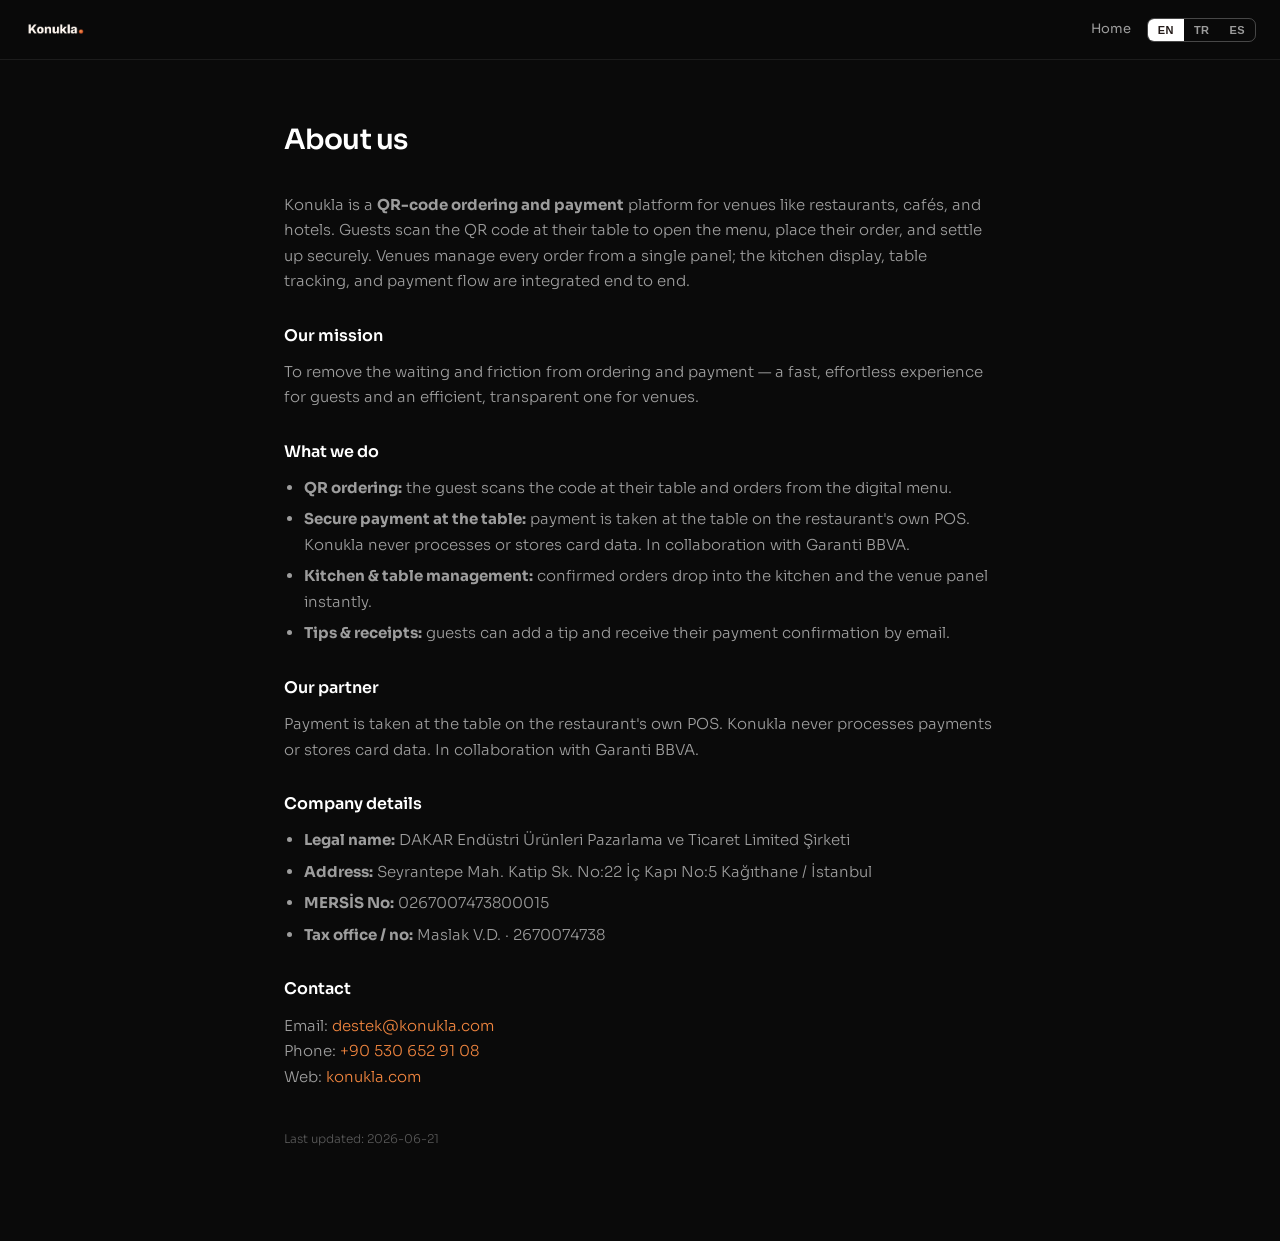
<file: hakkimizda.html>
<!DOCTYPE html>
<html lang="en">
<head>
<meta charset="UTF-8">
<meta name="viewport" content="width=device-width, initial-scale=1.0">
<title>About — Konukla</title>
<meta name="description" content="Konukla is a QR-code ordering and payment platform for restaurants, cafés, and hotels. Our mission is to make ordering fast, secure, and effortless for venues and guests alike.">
<link rel="icon" type="image/svg+xml" href="/assets/konukla-favicon.svg">
<link rel="stylesheet" href="/legal/legal.css">
<style>
  .lang-hidden { display:none !important; }
  .legal-nav .nav-right { display:flex; align-items:center; gap:16px; margin-left:auto; }
  .lang-switcher { display:flex; border:1px solid rgba(255,255,255,0.25); border-radius:7px; overflow:hidden; }
  .lang-btn { padding:5px 10px; font-size:11px; font-weight:600; letter-spacing:.04em; cursor:pointer; color:rgba(255,255,255,0.6); background:transparent; border:none; }
  .lang-btn.active { background:#fff; color:#231A18; }
</style>
</head>
<body>
<nav class="legal-nav">
  <a href="/" class="brand" aria-label="Konukla"><img src="/assets/konukla-logo-on-dark.png" alt="Konukla"></a>
  <div class="nav-right">
    <a href="/" class="home"><span class="tr-text lang-hidden">Ana sayfa</span><span class="en-text">Home</span></a>
    <div class="lang-switcher">
      <button class="lang-btn active" onclick="setLang('en')" aria-label="English">EN</button>
      <button class="lang-btn" onclick="setLang('tr')" aria-label="Türkçe">TR</button>
      <button class="lang-btn" onclick="setLang('es')" aria-label="Español">ES</button>
    </div>
  </div>
</nav>
<main class="legal-wrap">
  <h1><span class="tr-text lang-hidden">Hakkımızda</span><span class="en-text">About us</span></h1>

  <p>
    <span class="tr-text lang-hidden">Konukla, restoran, kafe ve otel gibi işletmeler için <strong>QR kod ile sipariş ve ödeme</strong> platformudur. Misafirler masadaki QR kodu okutarak menüye ulaşır, siparişini verir ve ödemesini güvenle, garson beklemeden tamamlar. İşletmeler ise siparişleri tek bir panelden yönetir; mutfak ekranı, masa takibi ve ödeme akışı uçtan uca entegredir.</span>
    <span class="en-text">Konukla is a <strong>QR-code ordering and payment</strong> platform for venues like restaurants, cafés, and hotels. Guests scan the QR code at their table to open the menu, place their order, and settle up securely. Venues manage every order from a single panel; the kitchen display, table tracking, and payment flow are integrated end to end.</span>
  </p>

  <h2><span class="tr-text lang-hidden">Misyonumuz</span><span class="en-text">Our mission</span></h2>
  <p>
    <span class="tr-text lang-hidden">Sipariş ve ödeme sürecindeki bekleme ve karmaşayı ortadan kaldırmak; misafirler için hızlı ve zahmetsiz, işletmeler için verimli ve şeffaf bir deneyim sunmak.</span>
    <span class="en-text">To remove the waiting and friction from ordering and payment — a fast, effortless experience for guests and an efficient, transparent one for venues.</span>
  </p>

  <h2><span class="tr-text lang-hidden">Ne Yapıyoruz?</span><span class="en-text">What we do</span></h2>
  <ul>
    <li><span class="tr-text lang-hidden"><strong>QR ile sipariş:</strong> Misafir, masadaki kodu okutur ve dijital menüden sipariş verir.</span><span class="en-text"><strong>QR ordering:</strong> the guest scans the code at their table and orders from the digital menu.</span></li>
    <li><span class="tr-text lang-hidden"><strong>Masada güvenli ödeme:</strong> Ödeme, restoranın kendi POS cihazında masada alınır. Konukla kart bilgisi işlemez veya saklamaz. Garanti BBVA iş birliğiyle.</span><span class="en-text"><strong>Secure payment at the table:</strong> payment is taken at the table on the restaurant's own POS. Konukla never processes or stores card data. In collaboration with Garanti BBVA.</span></li>
    <li><span class="tr-text lang-hidden"><strong>Mutfak ve masa yönetimi:</strong> Onaylanan siparişler anında mutfağa ve işletme paneline düşer.</span><span class="en-text"><strong>Kitchen & table management:</strong> confirmed orders drop into the kitchen and the venue panel instantly.</span></li>
    <li><span class="tr-text lang-hidden"><strong>Bahşiş ve fiş:</strong> Misafir dilerse bahşiş ekleyebilir ve ödeme onayını e-posta ile alabilir.</span><span class="en-text"><strong>Tips & receipts:</strong> guests can add a tip and receive their payment confirmation by email.</span></li>
  </ul>

  <h2><span class="tr-text lang-hidden">Çözüm Ortağımız</span><span class="en-text">Our partner</span></h2>
  <p>
    <span class="tr-text lang-hidden">Ödeme, restoranın kendi POS cihazında masada alınır. Konukla ödeme işlemez veya kart bilgisi saklamaz. Garanti BBVA iş birliğiyle.</span>
    <span class="en-text">Payment is taken at the table on the restaurant's own POS. Konukla never processes payments or stores card data. In collaboration with Garanti BBVA.</span>
  </p>

  <h2><span class="tr-text lang-hidden">Şirket Bilgileri</span><span class="en-text">Company details</span></h2>
  <ul>
    <li><span class="tr-text lang-hidden"><strong>Unvan:</strong></span><span class="en-text"><strong>Legal name:</strong></span> DAKAR Endüstri Ürünleri Pazarlama ve Ticaret Limited Şirketi</li>
    <li><span class="tr-text lang-hidden"><strong>Adres:</strong></span><span class="en-text"><strong>Address:</strong></span> Seyrantepe Mah. Katip Sk. No:22 İç Kapı No:5 Kağıthane / İstanbul</li>
    <li><span class="tr-text lang-hidden"><strong>MERSİS No:</strong></span><span class="en-text"><strong>MERSİS No:</strong></span> 0267007473800015</li>
    <li><span class="tr-text lang-hidden"><strong>Vergi Dairesi / No:</strong></span><span class="en-text"><strong>Tax office / no:</strong></span> Maslak V.D. · 2670074738</li>
  </ul>

  <h2><span class="tr-text lang-hidden">İletişim</span><span class="en-text">Contact</span></h2>
  <p>
    <span class="tr-text lang-hidden">E-posta:</span><span class="en-text">Email:</span> <a href="mailto:destek@konukla.com">destek@konukla.com</a><br>
    <span class="tr-text lang-hidden">Telefon:</span><span class="en-text">Phone:</span> <a href="tel:+905306529108">+90 530 652 91 08</a><br>
    <span class="tr-text lang-hidden">Web:</span><span class="en-text">Web:</span> <a href="https://konukla.com">konukla.com</a>
  </p>

  <p class="updated"><span class="tr-text lang-hidden">Son güncelleme: 2026-06-21</span><span class="en-text">Last updated: 2026-06-21</span></p>
</main>

<script>
  // EN default (source) · TR · ES. Spanish overlaid from ES[] keyed on English
  // text (markup preserved via innerHTML; missing keys fall back to English).
  let lang = 'en';
  const LANGS = ['en', 'tr', 'es'];
  const norm = (s) => s.replace(/\s+/g, ' ').trim();

  const ES = {
    "Home": "Inicio",
    "About us": "Sobre nosotros",
    "Konukla is a QR-code ordering and payment platform for venues like restaurants, cafés, and hotels. Guests scan the QR code at their table to open the menu, place their order, and settle up securely. Venues manage every order from a single panel; the kitchen display, table tracking, and payment flow are integrated end to end.": "Konukla es una plataforma de <strong>pedidos y pagos por código QR</strong> para locales como restaurantes, cafeterías y hoteles. Los clientes escanean el código QR de su mesa para abrir el menú, hacer su pedido y pagar de forma segura. Los locales gestionan cada pedido desde un único panel; la pantalla de cocina, el seguimiento de mesas y el flujo de pago están integrados de principio a fin.",
    "Our mission": "Nuestra misión",
    "To remove the waiting and friction from ordering and payment — a fast, effortless experience for guests and an efficient, transparent one for venues.": "Eliminar la espera y la fricción del proceso de pedido y pago: una experiencia rápida y sin esfuerzo para los clientes, y eficiente y transparente para los locales.",
    "What we do": "Qué hacemos",
    "QR ordering: the guest scans the code at their table and orders from the digital menu.": "Pedido por QR: el cliente escanea el código de su mesa y pide desde el menú digital.",
    "Secure payment at the table: payment is taken at the table on the restaurant's own POS. Konukla never processes or stores card data. In collaboration with Garanti BBVA.": "Pago seguro en la mesa: el pago se cobra en la mesa con el propio TPV del restaurante. Konukla nunca procesa ni almacena datos de tarjeta. En colaboración con Garanti BBVA.",
    "Kitchen & table management: confirmed orders drop into the kitchen and the venue panel instantly.": "Gestión de cocina y mesas: los pedidos confirmados llegan a la cocina y al panel del local al instante.",
    "Tips & receipts: guests can add a tip and receive their payment confirmation by email.": "Propinas y recibos: los clientes pueden añadir propina y recibir la confirmación del pago por correo electrónico.",
    "Our partner": "Nuestro socio",
    "Payment is taken at the table on the restaurant's own POS. Konukla never processes payments or stores card data. In collaboration with Garanti BBVA.": "El pago se cobra en la mesa con el propio TPV del restaurante. Konukla nunca procesa pagos ni almacena datos de tarjeta. En colaboración con Garanti BBVA.",
    "Company details": "Datos de la empresa",
    "Legal name:": "Razón social:",
    "Address:": "Dirección:",
    "MERSİS No:": "Nº MERSİS:",
    "Tax office / no:": "Oficina fiscal / nº:",
    "Contact": "Contacto",
    "Email:": "Correo:",
    "Phone:": "Teléfono:",
    "Web:": "Web:",
    "Last updated: 2026-06-21": "Última actualización: 2026-06-21"
  };

  function setLang(l) {
    if (!LANGS.includes(l)) l = 'en';
    lang = l;
    document.documentElement.lang = l;
    try { localStorage.setItem('konukla_lang', l); } catch (e) {}
    const showEnglishSpans = l !== 'tr';
    document.querySelectorAll('.tr-text').forEach(e => e.classList.toggle('lang-hidden', showEnglishSpans));
    document.querySelectorAll('.en-text').forEach(e => e.classList.toggle('lang-hidden', l === 'tr'));
    document.querySelectorAll('.en-text').forEach(e => {
      if (e.dataset.enHtml === undefined) {
        e.dataset.enHtml = e.innerHTML;
        e.dataset.enKey = norm(e.textContent);
      }
      const es = ES[e.dataset.enKey];
      e.innerHTML = (l === 'es' && es !== undefined) ? es : e.dataset.enHtml;
    });
    document.querySelectorAll('.lang-btn').forEach(b => b.classList.toggle('active', b.textContent.trim().toLowerCase() === l));
  }

  (function initLang() {
    let saved = 'en';
    try { saved = localStorage.getItem('konukla_lang') || 'en'; } catch (e) {}
    setLang(LANGS.includes(saved) ? saved : 'en');
  })();
</script>
</body>
</html>
</file>
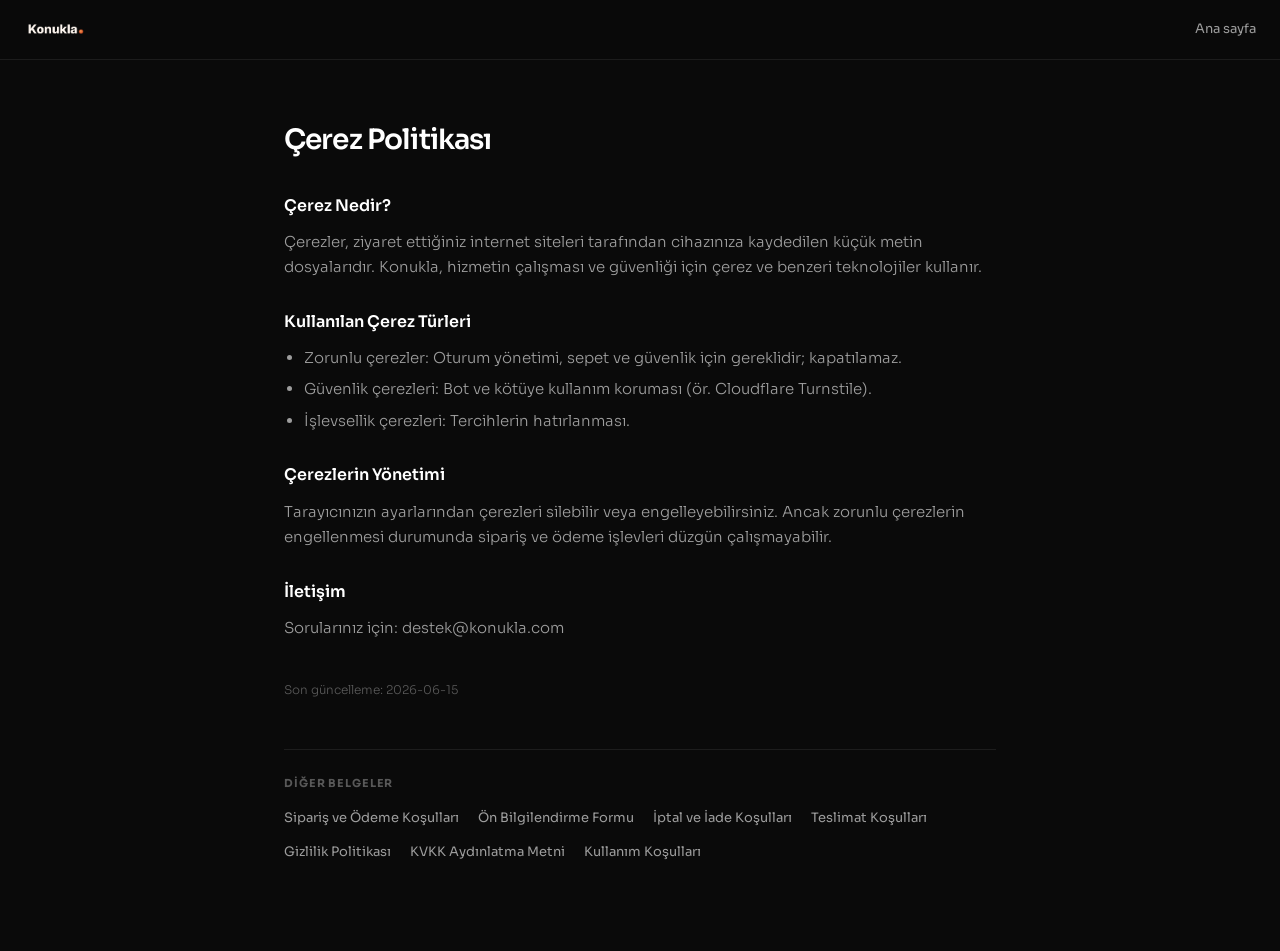
<file: legal/cerez-politikasi.html>
<!DOCTYPE html>
<html lang="tr">
<head>
<meta charset="UTF-8">
<meta name="viewport" content="width=device-width, initial-scale=1.0">
<title>Cookie Policy — Konukla</title>
<meta name="description" content="Konukla Cookie Policy: the types of cookies used and how to manage cookies from your browser.">
<link rel="icon" type="image/svg+xml" href="/assets/konukla-favicon.svg">
<link rel="stylesheet" href="legal.css">
</head>
<body>
<nav class="legal-nav">
  <a href="/" class="brand" aria-label="Konukla"><img src="/assets/konukla-logo-on-dark.png" alt="Konukla"></a>
  <a href="/" class="home">Ana sayfa</a>
</nav>
<main class="legal-wrap">
  <h1>Çerez Politikası</h1>

  <h2>Çerez Nedir?</h2>
  <p>Çerezler, ziyaret ettiğiniz internet siteleri tarafından cihazınıza kaydedilen küçük metin dosyalarıdır. Konukla, hizmetin çalışması ve güvenliği için çerez ve benzeri teknolojiler kullanır.</p>

  <h2>Kullanılan Çerez Türleri</h2>
  <ul>
    <li>Zorunlu çerezler: Oturum yönetimi, sepet ve güvenlik için gereklidir; kapatılamaz.</li>
    <li>Güvenlik çerezleri: Bot ve kötüye kullanım koruması (ör. Cloudflare Turnstile).</li>
    <li>İşlevsellik çerezleri: Tercihlerin hatırlanması.</li>
  </ul>

  <h2>Çerezlerin Yönetimi</h2>
  <p>Tarayıcınızın ayarlarından çerezleri silebilir veya engelleyebilirsiniz. Ancak zorunlu çerezlerin engellenmesi durumunda sipariş ve ödeme işlevleri düzgün çalışmayabilir.</p>

  <h2>İletişim</h2>
  <p>Sorularınız için: destek@konukla.com</p>

  <p class="updated">Son güncelleme: 2026-06-15</p>

  <div class="legal-other">
    <h4>Diğer Belgeler</h4>
    <a href="mesafeli-satis-sozlesmesi.html">Sipariş ve Ödeme Koşulları</a>
    <a href="on-bilgilendirme-formu.html">Ön Bilgilendirme Formu</a>
    <a href="iptal-ve-iade-kosullari.html">İptal ve İade Koşulları</a>
    <a href="teslimat-kosullari.html">Teslimat Koşulları</a>
    <a href="gizlilik-politikasi.html">Gizlilik Politikası</a>
    <a href="kvkk-aydinlatma-metni.html">KVKK Aydınlatma Metni</a>
    <a href="kullanim-kosullari.html">Kullanım Koşulları</a>
  </div>
</main>
</body>
</html>
</file>
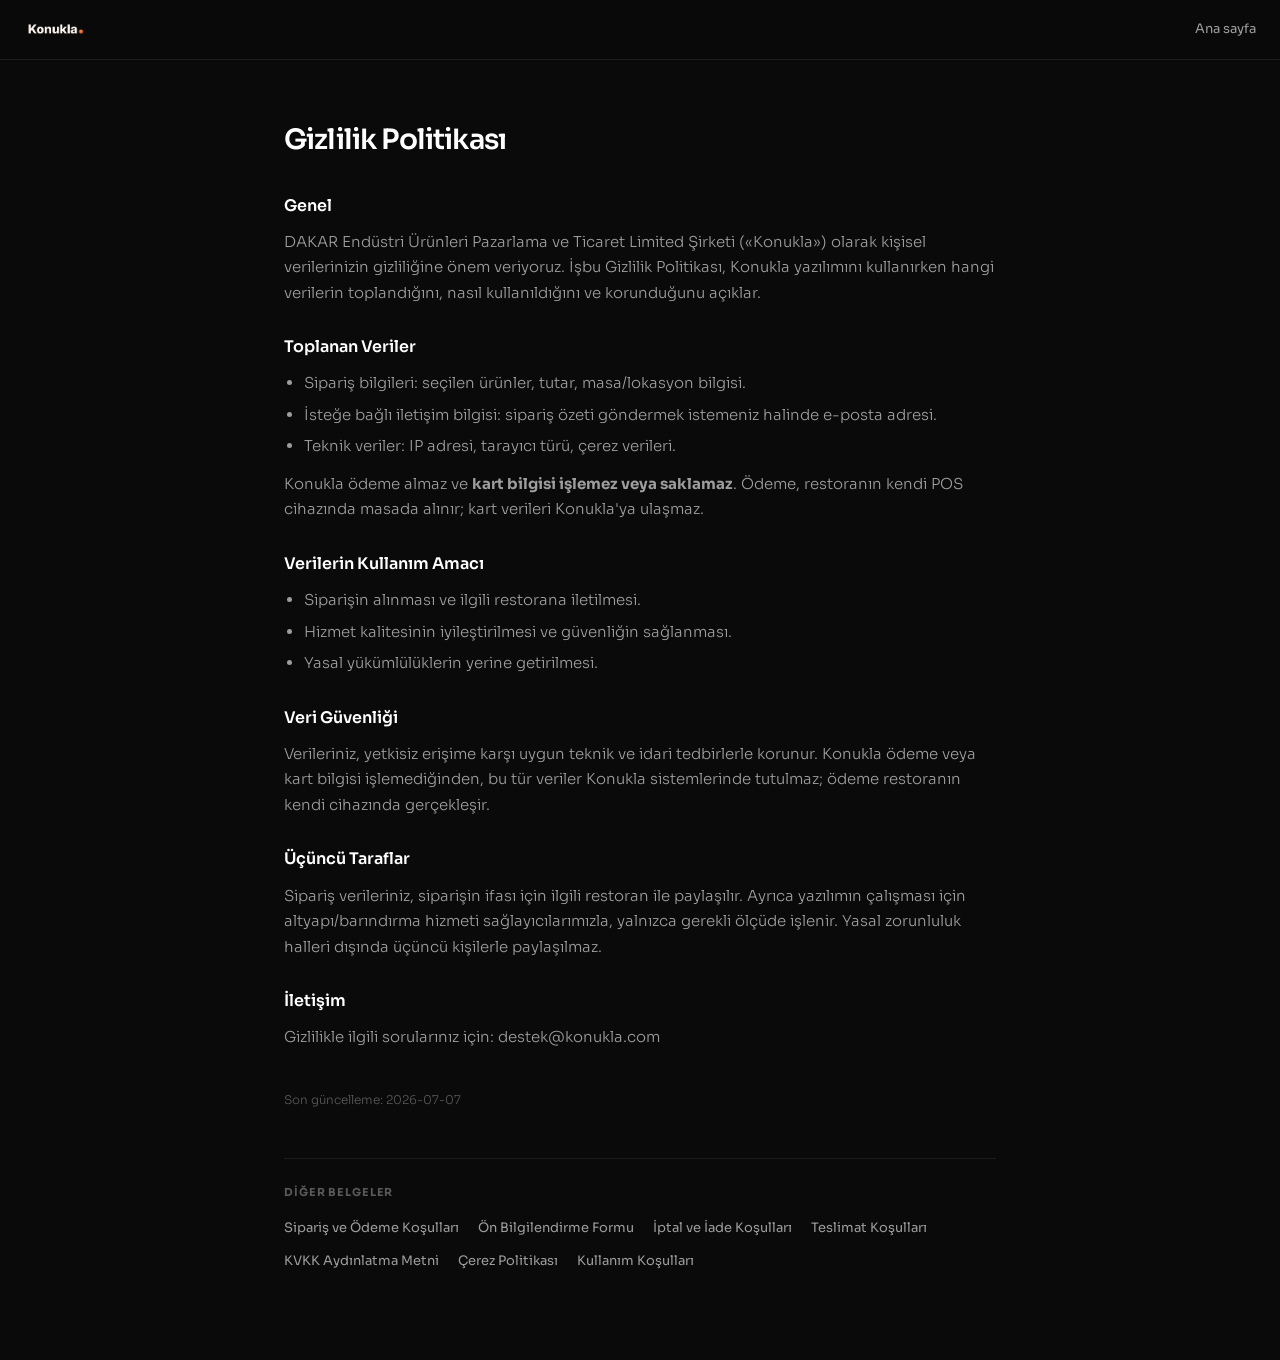
<file: legal/gizlilik-politikasi.html>
<!DOCTYPE html>
<html lang="tr">
<head>
<meta charset="UTF-8">
<meta name="viewport" content="width=device-width, initial-scale=1.0">
<title>Privacy Policy — Konukla</title>
<meta name="description" content="Konukla Privacy Policy: data collected, purposes of use, data security, and third parties. Konukla never processes payments or card data.">
<link rel="icon" type="image/svg+xml" href="/assets/konukla-favicon.svg">
<link rel="stylesheet" href="legal.css">
</head>
<body>
<nav class="legal-nav">
  <a href="/" class="brand" aria-label="Konukla"><img src="/assets/konukla-logo-on-dark.png" alt="Konukla"></a>
  <a href="/" class="home">Ana sayfa</a>
</nav>
<main class="legal-wrap">
  <h1>Gizlilik Politikası</h1>

  <h2>Genel</h2>
  <p>DAKAR Endüstri Ürünleri Pazarlama ve Ticaret Limited Şirketi (&laquo;Konukla&raquo;) olarak kişisel verilerinizin gizliliğine önem veriyoruz. İşbu Gizlilik Politikası, Konukla yazılımını kullanırken hangi verilerin toplandığını, nasıl kullanıldığını ve korunduğunu açıklar.</p>

  <h2>Toplanan Veriler</h2>
  <ul>
    <li>Sipariş bilgileri: seçilen ürünler, tutar, masa/lokasyon bilgisi.</li>
    <li>İsteğe bağlı iletişim bilgisi: sipariş özeti göndermek istemeniz halinde e-posta adresi.</li>
    <li>Teknik veriler: IP adresi, tarayıcı türü, çerez verileri.</li>
  </ul>
  <p>Konukla ödeme almaz ve <strong>kart bilgisi işlemez veya saklamaz</strong>. Ödeme, restoranın kendi POS cihazında masada alınır; kart verileri Konukla'ya ulaşmaz.</p>

  <h2>Verilerin Kullanım Amacı</h2>
  <ul>
    <li>Siparişin alınması ve ilgili restorana iletilmesi.</li>
    <li>Hizmet kalitesinin iyileştirilmesi ve güvenliğin sağlanması.</li>
    <li>Yasal yükümlülüklerin yerine getirilmesi.</li>
  </ul>

  <h2>Veri Güvenliği</h2>
  <p>Verileriniz, yetkisiz erişime karşı uygun teknik ve idari tedbirlerle korunur. Konukla ödeme veya kart bilgisi işlemediğinden, bu tür veriler Konukla sistemlerinde tutulmaz; ödeme restoranın kendi cihazında gerçekleşir.</p>

  <h2>Üçüncü Taraflar</h2>
  <p>Sipariş verileriniz, siparişin ifası için ilgili restoran ile paylaşılır. Ayrıca yazılımın çalışması için altyapı/barındırma hizmeti sağlayıcılarımızla, yalnızca gerekli ölçüde işlenir. Yasal zorunluluk halleri dışında üçüncü kişilerle paylaşılmaz.</p>

  <h2>İletişim</h2>
  <p>Gizlilikle ilgili sorularınız için: destek@konukla.com</p>

  <p class="updated">Son güncelleme: 2026-07-07</p>

  <div class="legal-other">
    <h4>Diğer Belgeler</h4>
    <a href="mesafeli-satis-sozlesmesi.html">Sipariş ve Ödeme Koşulları</a>
    <a href="on-bilgilendirme-formu.html">Ön Bilgilendirme Formu</a>
    <a href="iptal-ve-iade-kosullari.html">İptal ve İade Koşulları</a>
    <a href="teslimat-kosullari.html">Teslimat Koşulları</a>
    <a href="kvkk-aydinlatma-metni.html">KVKK Aydınlatma Metni</a>
    <a href="cerez-politikasi.html">Çerez Politikası</a>
    <a href="kullanim-kosullari.html">Kullanım Koşulları</a>
  </div>
</main>
</body>
</html>
</file>
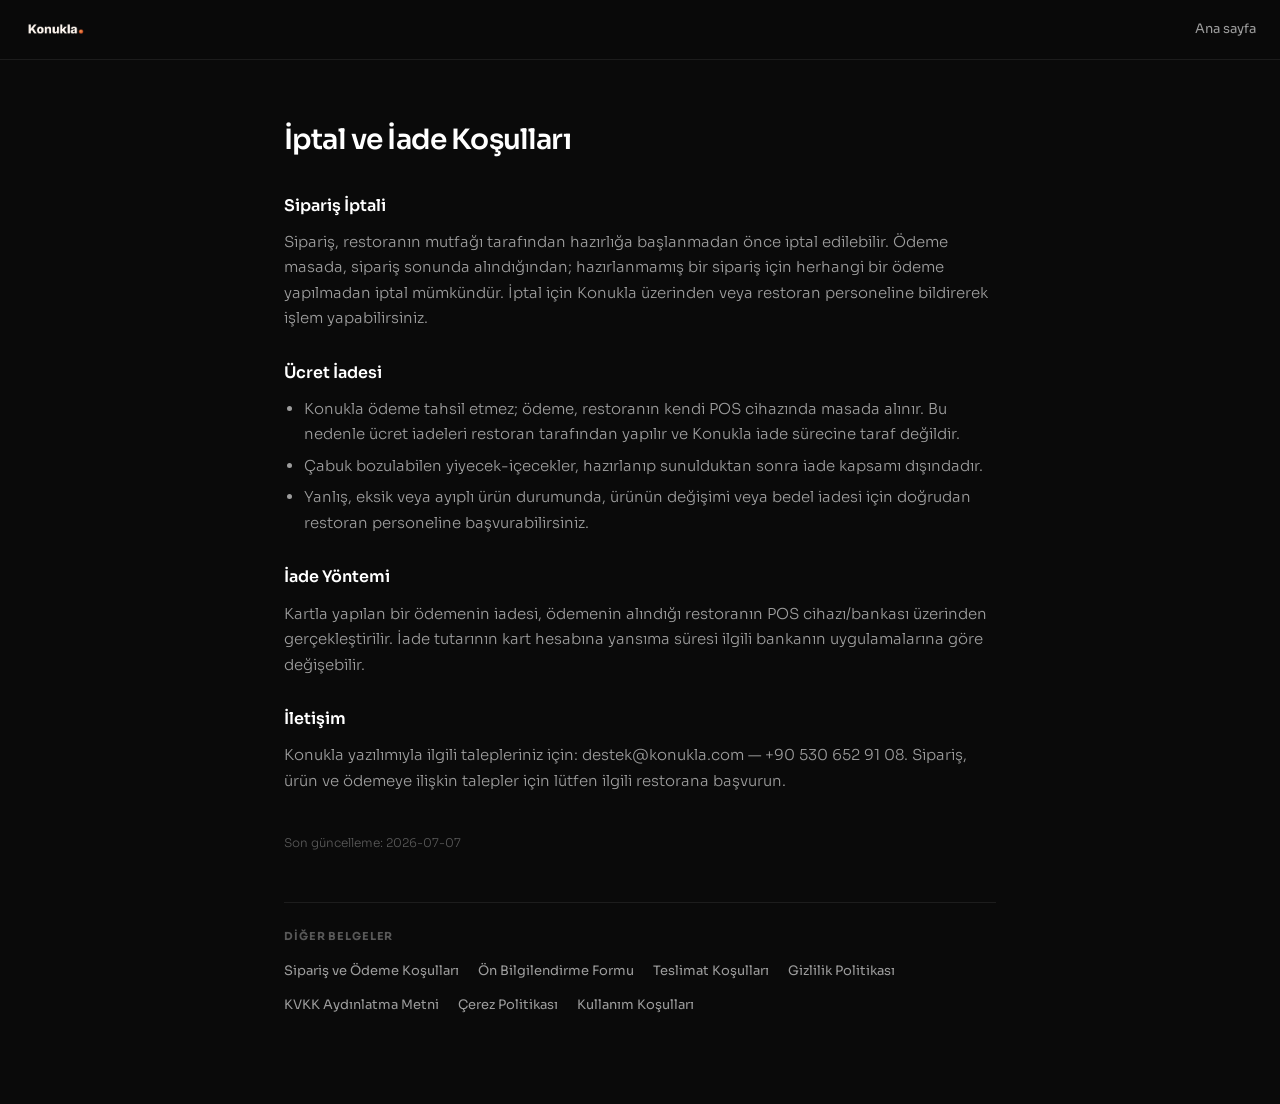
<file: legal/iptal-ve-iade-kosullari.html>
<!DOCTYPE html>
<html lang="tr">
<head>
<meta charset="UTF-8">
<meta name="viewport" content="width=device-width, initial-scale=1.0">
<title>Cancellation & Refund Terms — Konukla</title>
<meta name="description" content="Konukla Cancellation & Refund Terms: order cancellation and refunds. Payment is taken at the table on the restaurant's POS; refunds are handled by the restaurant.">
<link rel="icon" type="image/svg+xml" href="/assets/konukla-favicon.svg">
<link rel="stylesheet" href="legal.css">
</head>
<body>
<nav class="legal-nav">
  <a href="/" class="brand" aria-label="Konukla"><img src="/assets/konukla-logo-on-dark.png" alt="Konukla"></a>
  <a href="/" class="home">Ana sayfa</a>
</nav>
<main class="legal-wrap">
  <h1>İptal ve İade Koşulları</h1>

  <h2>Sipariş İptali</h2>
  <p>Sipariş, restoranın mutfağı tarafından hazırlığa başlanmadan önce iptal edilebilir. Ödeme masada, sipariş sonunda alındığından; hazırlanmamış bir sipariş için herhangi bir ödeme yapılmadan iptal mümkündür. İptal için Konukla üzerinden veya restoran personeline bildirerek işlem yapabilirsiniz.</p>

  <h2>Ücret İadesi</h2>
  <ul>
    <li>Konukla ödeme tahsil etmez; ödeme, restoranın kendi POS cihazında masada alınır. Bu nedenle ücret iadeleri restoran tarafından yapılır ve Konukla iade sürecine taraf değildir.</li>
    <li>Çabuk bozulabilen yiyecek-içecekler, hazırlanıp sunulduktan sonra iade kapsamı dışındadır.</li>
    <li>Yanlış, eksik veya ayıplı ürün durumunda, ürünün değişimi veya bedel iadesi için doğrudan restoran personeline başvurabilirsiniz.</li>
  </ul>

  <h2>İade Yöntemi</h2>
  <p>Kartla yapılan bir ödemenin iadesi, ödemenin alındığı restoranın POS cihazı/bankası üzerinden gerçekleştirilir. İade tutarının kart hesabına yansıma süresi ilgili bankanın uygulamalarına göre değişebilir.</p>

  <h2>İletişim</h2>
  <p>Konukla yazılımıyla ilgili talepleriniz için: destek@konukla.com — +90 530 652 91 08. Sipariş, ürün ve ödemeye ilişkin talepler için lütfen ilgili restorana başvurun.</p>

  <p class="updated">Son güncelleme: 2026-07-07</p>

  <div class="legal-other">
    <h4>Diğer Belgeler</h4>
    <a href="mesafeli-satis-sozlesmesi.html">Sipariş ve Ödeme Koşulları</a>
    <a href="on-bilgilendirme-formu.html">Ön Bilgilendirme Formu</a>
    <a href="teslimat-kosullari.html">Teslimat Koşulları</a>
    <a href="gizlilik-politikasi.html">Gizlilik Politikası</a>
    <a href="kvkk-aydinlatma-metni.html">KVKK Aydınlatma Metni</a>
    <a href="cerez-politikasi.html">Çerez Politikası</a>
    <a href="kullanim-kosullari.html">Kullanım Koşulları</a>
  </div>
</main>
</body>
</html>
</file>
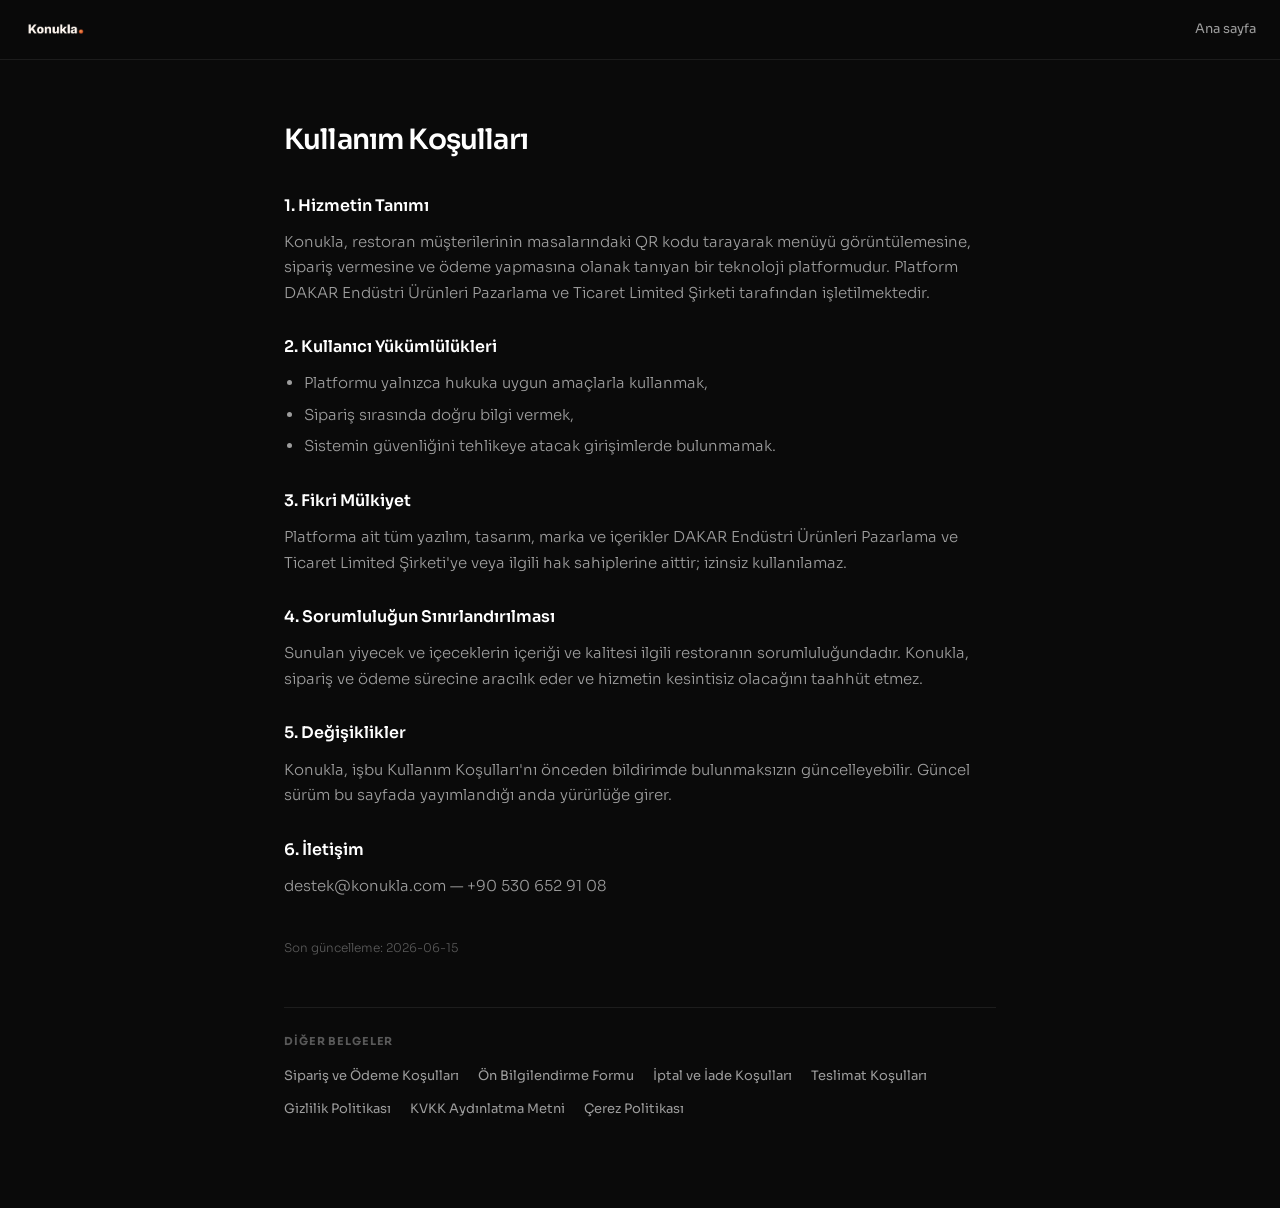
<file: legal/kullanim-kosullari.html>
<!DOCTYPE html>
<html lang="tr">
<head>
<meta charset="UTF-8">
<meta name="viewport" content="width=device-width, initial-scale=1.0">
<title>Terms of Use — Konukla</title>
<meta name="description" content="Konukla Terms of Use: service description, user obligations, intellectual property, and liability.">
<link rel="icon" type="image/svg+xml" href="/assets/konukla-favicon.svg">
<link rel="stylesheet" href="legal.css">
</head>
<body>
<nav class="legal-nav">
  <a href="/" class="brand" aria-label="Konukla"><img src="/assets/konukla-logo-on-dark.png" alt="Konukla"></a>
  <a href="/" class="home">Ana sayfa</a>
</nav>
<main class="legal-wrap">
  <h1>Kullanım Koşulları</h1>

  <h2>1. Hizmetin Tanımı</h2>
  <p>Konukla, restoran müşterilerinin masalarındaki QR kodu tarayarak menüyü görüntülemesine, sipariş vermesine ve ödeme yapmasına olanak tanıyan bir teknoloji platformudur. Platform DAKAR Endüstri Ürünleri Pazarlama ve Ticaret Limited Şirketi tarafından işletilmektedir.</p>

  <h2>2. Kullanıcı Yükümlülükleri</h2>
  <ul>
    <li>Platformu yalnızca hukuka uygun amaçlarla kullanmak,</li>
    <li>Sipariş sırasında doğru bilgi vermek,</li>
    <li>Sistemin güvenliğini tehlikeye atacak girişimlerde bulunmamak.</li>
  </ul>

  <h2>3. Fikri Mülkiyet</h2>
  <p>Platforma ait tüm yazılım, tasarım, marka ve içerikler DAKAR Endüstri Ürünleri Pazarlama ve Ticaret Limited Şirketi'ye veya ilgili hak sahiplerine aittir; izinsiz kullanılamaz.</p>

  <h2>4. Sorumluluğun Sınırlandırılması</h2>
  <p>Sunulan yiyecek ve içeceklerin içeriği ve kalitesi ilgili restoranın sorumluluğundadır. Konukla, sipariş ve ödeme sürecine aracılık eder ve hizmetin kesintisiz olacağını taahhüt etmez.</p>

  <h2>5. Değişiklikler</h2>
  <p>Konukla, işbu Kullanım Koşulları'nı önceden bildirimde bulunmaksızın güncelleyebilir. Güncel sürüm bu sayfada yayımlandığı anda yürürlüğe girer.</p>

  <h2>6. İletişim</h2>
  <p>destek@konukla.com — +90 530 652 91 08</p>

  <p class="updated">Son güncelleme: 2026-06-15</p>

  <div class="legal-other">
    <h4>Diğer Belgeler</h4>
    <a href="mesafeli-satis-sozlesmesi.html">Sipariş ve Ödeme Koşulları</a>
    <a href="on-bilgilendirme-formu.html">Ön Bilgilendirme Formu</a>
    <a href="iptal-ve-iade-kosullari.html">İptal ve İade Koşulları</a>
    <a href="teslimat-kosullari.html">Teslimat Koşulları</a>
    <a href="gizlilik-politikasi.html">Gizlilik Politikası</a>
    <a href="kvkk-aydinlatma-metni.html">KVKK Aydınlatma Metni</a>
    <a href="cerez-politikasi.html">Çerez Politikası</a>
  </div>
</main>
</body>
</html>
</file>
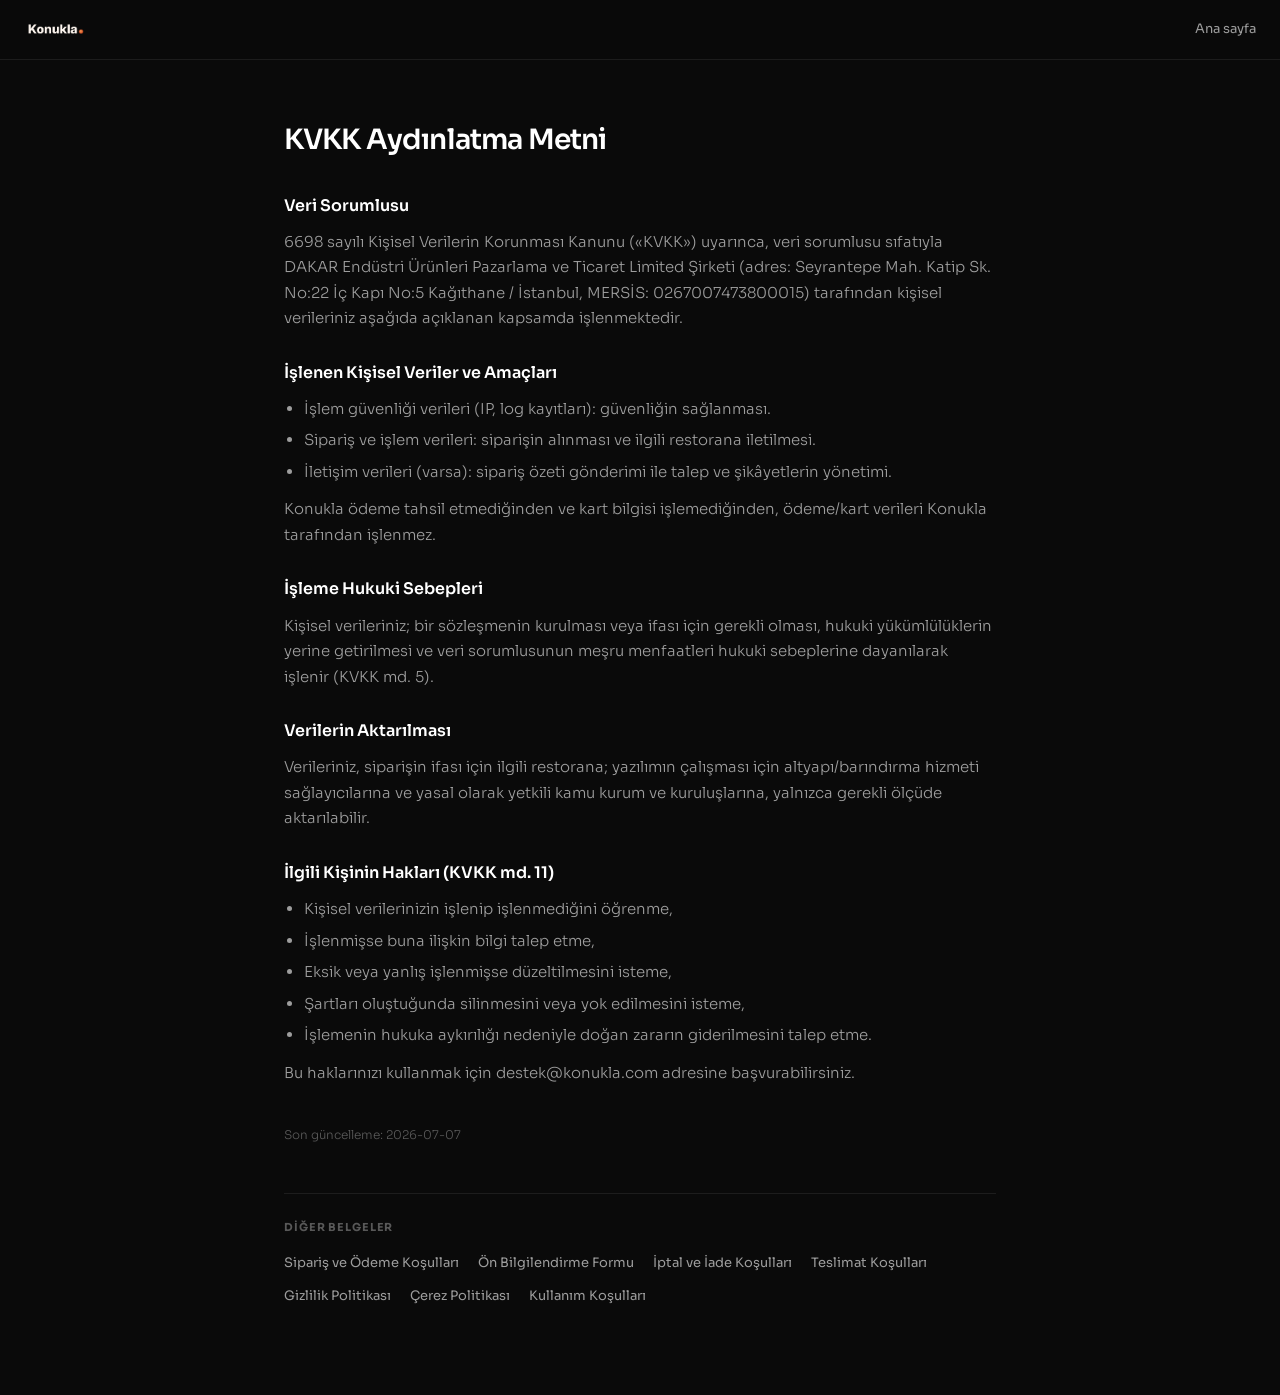
<file: legal/kvkk-aydinlatma-metni.html>
<!DOCTYPE html>
<html lang="tr">
<head>
<meta charset="UTF-8">
<meta name="viewport" content="width=device-width, initial-scale=1.0">
<title>KVKK Privacy Notice — Konukla</title>
<meta name="description" content="Konukla KVKK privacy notice (Turkey's data-protection law): purposes of processing personal data, legal grounds, transfers, and data-subject rights. No payment or card data is processed.">
<link rel="icon" type="image/svg+xml" href="/assets/konukla-favicon.svg">
<link rel="stylesheet" href="legal.css">
</head>
<body>
<nav class="legal-nav">
  <a href="/" class="brand" aria-label="Konukla"><img src="/assets/konukla-logo-on-dark.png" alt="Konukla"></a>
  <a href="/" class="home">Ana sayfa</a>
</nav>
<main class="legal-wrap">
  <h1>KVKK Aydınlatma Metni</h1>

  <h2>Veri Sorumlusu</h2>
  <p>6698 sayılı Kişisel Verilerin Korunması Kanunu (&laquo;KVKK&raquo;) uyarınca, veri sorumlusu sıfatıyla DAKAR Endüstri Ürünleri Pazarlama ve Ticaret Limited Şirketi (adres: Seyrantepe Mah. Katip Sk. No:22 İç Kapı No:5 Kağıthane / İstanbul, MERSİS: 0267007473800015) tarafından kişisel verileriniz aşağıda açıklanan kapsamda işlenmektedir.</p>

  <h2>İşlenen Kişisel Veriler ve Amaçları</h2>
  <ul>
    <li>İşlem güvenliği verileri (IP, log kayıtları): güvenliğin sağlanması.</li>
    <li>Sipariş ve işlem verileri: siparişin alınması ve ilgili restorana iletilmesi.</li>
    <li>İletişim verileri (varsa): sipariş özeti gönderimi ile talep ve şikâyetlerin yönetimi.</li>
  </ul>
  <p>Konukla ödeme tahsil etmediğinden ve kart bilgisi işlemediğinden, ödeme/kart verileri Konukla tarafından işlenmez.</p>

  <h2>İşleme Hukuki Sebepleri</h2>
  <p>Kişisel verileriniz; bir sözleşmenin kurulması veya ifası için gerekli olması, hukuki yükümlülüklerin yerine getirilmesi ve veri sorumlusunun meşru menfaatleri hukuki sebeplerine dayanılarak işlenir (KVKK md. 5).</p>

  <h2>Verilerin Aktarılması</h2>
  <p>Verileriniz, siparişin ifası için ilgili restorana; yazılımın çalışması için altyapı/barındırma hizmeti sağlayıcılarına ve yasal olarak yetkili kamu kurum ve kuruluşlarına, yalnızca gerekli ölçüde aktarılabilir.</p>

  <h2>İlgili Kişinin Hakları (KVKK md. 11)</h2>
  <ul>
    <li>Kişisel verilerinizin işlenip işlenmediğini öğrenme,</li>
    <li>İşlenmişse buna ilişkin bilgi talep etme,</li>
    <li>Eksik veya yanlış işlenmişse düzeltilmesini isteme,</li>
    <li>Şartları oluştuğunda silinmesini veya yok edilmesini isteme,</li>
    <li>İşlemenin hukuka aykırılığı nedeniyle doğan zararın giderilmesini talep etme.</li>
  </ul>
  <p>Bu haklarınızı kullanmak için destek@konukla.com adresine başvurabilirsiniz.</p>

  <p class="updated">Son güncelleme: 2026-07-07</p>

  <div class="legal-other">
    <h4>Diğer Belgeler</h4>
    <a href="mesafeli-satis-sozlesmesi.html">Sipariş ve Ödeme Koşulları</a>
    <a href="on-bilgilendirme-formu.html">Ön Bilgilendirme Formu</a>
    <a href="iptal-ve-iade-kosullari.html">İptal ve İade Koşulları</a>
    <a href="teslimat-kosullari.html">Teslimat Koşulları</a>
    <a href="gizlilik-politikasi.html">Gizlilik Politikası</a>
    <a href="cerez-politikasi.html">Çerez Politikası</a>
    <a href="kullanim-kosullari.html">Kullanım Koşulları</a>
  </div>
</main>
</body>
</html>
</file>
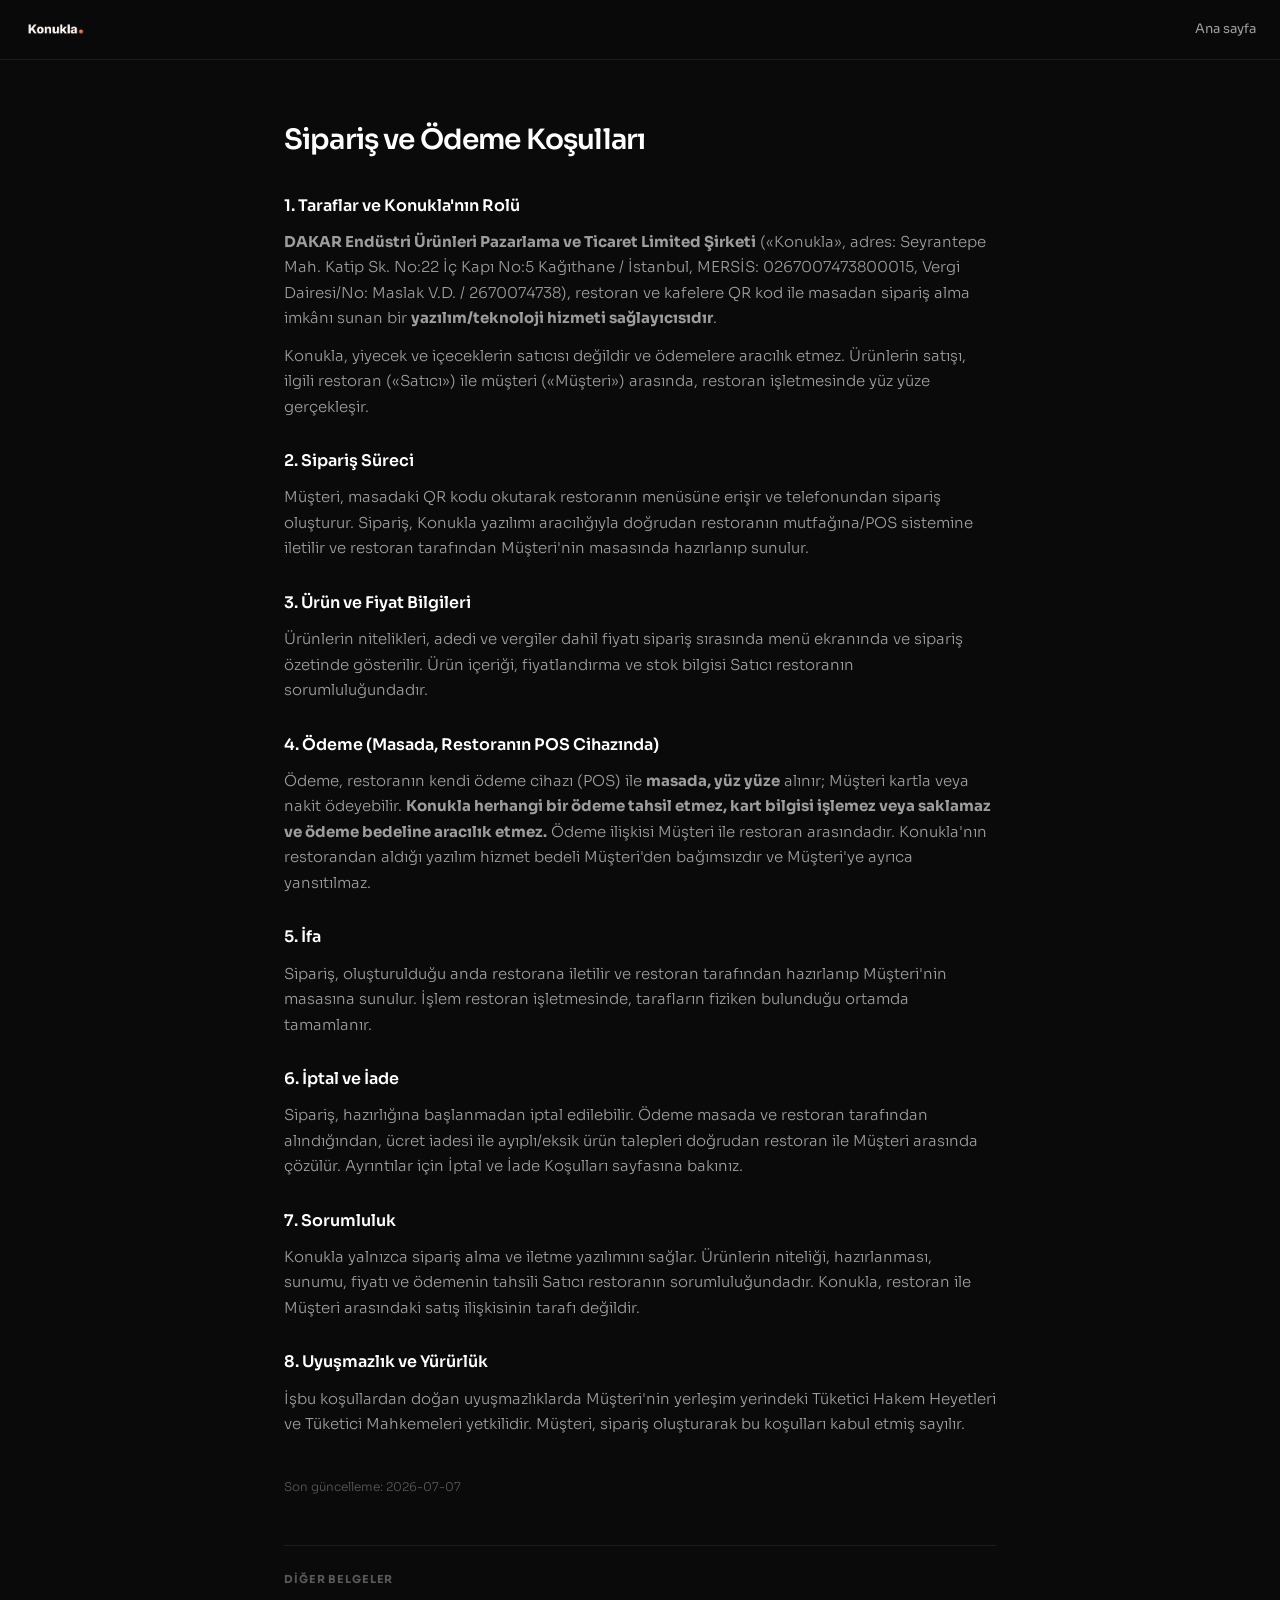
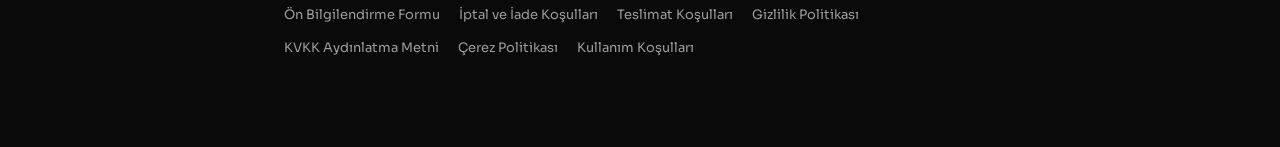
<file: legal/mesafeli-satis-sozlesmesi.html>
<!DOCTYPE html>
<html lang="tr">
<head>
<meta charset="UTF-8">
<meta name="viewport" content="width=device-width, initial-scale=1.0">
<title>Order & Payment Terms — Konukla</title>
<meta name="description" content="Konukla Order & Payment Terms: Konukla is a software service; the sale and payment happen at the table between the restaurant and the customer.">
<link rel="icon" type="image/svg+xml" href="/assets/konukla-favicon.svg">
<link rel="stylesheet" href="legal.css">
</head>
<body>
<nav class="legal-nav">
  <a href="/" class="brand" aria-label="Konukla"><img src="/assets/konukla-logo-on-dark.png" alt="Konukla"></a>
  <a href="/" class="home">Ana sayfa</a>
</nav>
<main class="legal-wrap">
  <h1>Sipariş ve Ödeme Koşulları</h1>

  <h2>1. Taraflar ve Konukla'nın Rolü</h2>
  <p><strong>DAKAR Endüstri Ürünleri Pazarlama ve Ticaret Limited Şirketi</strong> (&laquo;Konukla&raquo;, adres: Seyrantepe Mah. Katip Sk. No:22 İç Kapı No:5 Kağıthane / İstanbul, MERSİS: 0267007473800015, Vergi Dairesi/No: Maslak V.D. / 2670074738), restoran ve kafelere QR kod ile masadan sipariş alma imkânı sunan bir <strong>yazılım/teknoloji hizmeti sağlayıcısıdır</strong>.</p>
  <p>Konukla, yiyecek ve içeceklerin satıcısı değildir ve ödemelere aracılık etmez. Ürünlerin satışı, ilgili restoran (&laquo;Satıcı&raquo;) ile müşteri (&laquo;Müşteri&raquo;) arasında, restoran işletmesinde yüz yüze gerçekleşir.</p>

  <h2>2. Sipariş Süreci</h2>
  <p>Müşteri, masadaki QR kodu okutarak restoranın menüsüne erişir ve telefonundan sipariş oluşturur. Sipariş, Konukla yazılımı aracılığıyla doğrudan restoranın mutfağına/POS sistemine iletilir ve restoran tarafından Müşteri'nin masasında hazırlanıp sunulur.</p>

  <h2>3. Ürün ve Fiyat Bilgileri</h2>
  <p>Ürünlerin nitelikleri, adedi ve vergiler dahil fiyatı sipariş sırasında menü ekranında ve sipariş özetinde gösterilir. Ürün içeriği, fiyatlandırma ve stok bilgisi Satıcı restoranın sorumluluğundadır.</p>

  <h2>4. Ödeme (Masada, Restoranın POS Cihazında)</h2>
  <p>Ödeme, restoranın kendi ödeme cihazı (POS) ile <strong>masada, yüz yüze</strong> alınır; Müşteri kartla veya nakit ödeyebilir. <strong>Konukla herhangi bir ödeme tahsil etmez, kart bilgisi işlemez veya saklamaz ve ödeme bedeline aracılık etmez.</strong> Ödeme ilişkisi Müşteri ile restoran arasındadır. Konukla'nın restorandan aldığı yazılım hizmet bedeli Müşteri'den bağımsızdır ve Müşteri'ye ayrıca yansıtılmaz.</p>

  <h2>5. İfa</h2>
  <p>Sipariş, oluşturulduğu anda restorana iletilir ve restoran tarafından hazırlanıp Müşteri'nin masasına sunulur. İşlem restoran işletmesinde, tarafların fiziken bulunduğu ortamda tamamlanır.</p>

  <h2>6. İptal ve İade</h2>
  <p>Sipariş, hazırlığına başlanmadan iptal edilebilir. Ödeme masada ve restoran tarafından alındığından, ücret iadesi ile ayıplı/eksik ürün talepleri doğrudan restoran ile Müşteri arasında çözülür. Ayrıntılar için İptal ve İade Koşulları sayfasına bakınız.</p>

  <h2>7. Sorumluluk</h2>
  <p>Konukla yalnızca sipariş alma ve iletme yazılımını sağlar. Ürünlerin niteliği, hazırlanması, sunumu, fiyatı ve ödemenin tahsili Satıcı restoranın sorumluluğundadır. Konukla, restoran ile Müşteri arasındaki satış ilişkisinin tarafı değildir.</p>

  <h2>8. Uyuşmazlık ve Yürürlük</h2>
  <p>İşbu koşullardan doğan uyuşmazlıklarda Müşteri'nin yerleşim yerindeki Tüketici Hakem Heyetleri ve Tüketici Mahkemeleri yetkilidir. Müşteri, sipariş oluşturarak bu koşulları kabul etmiş sayılır.</p>

  <p class="updated">Son güncelleme: 2026-07-07</p>

  <div class="legal-other">
    <h4>Diğer Belgeler</h4>
    <a href="on-bilgilendirme-formu.html">Ön Bilgilendirme Formu</a>
    <a href="iptal-ve-iade-kosullari.html">İptal ve İade Koşulları</a>
    <a href="teslimat-kosullari.html">Teslimat Koşulları</a>
    <a href="gizlilik-politikasi.html">Gizlilik Politikası</a>
    <a href="kvkk-aydinlatma-metni.html">KVKK Aydınlatma Metni</a>
    <a href="cerez-politikasi.html">Çerez Politikası</a>
    <a href="kullanim-kosullari.html">Kullanım Koşulları</a>
  </div>
</main>
</body>
</html>
</file>
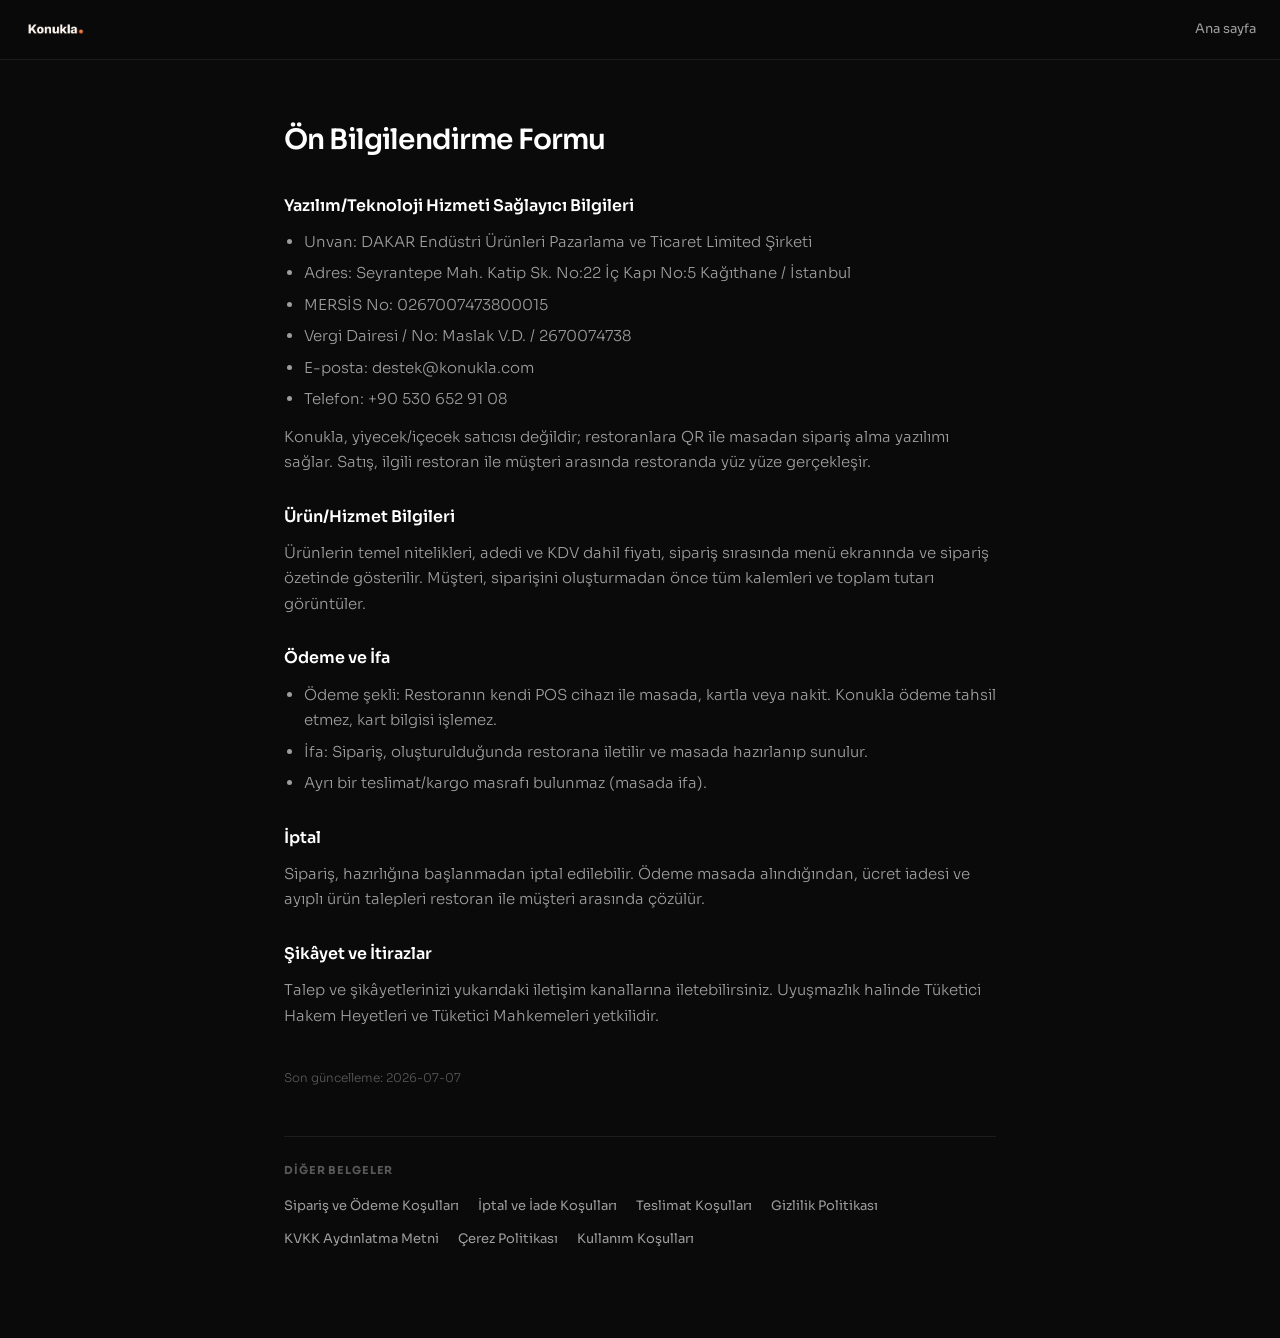
<file: legal/on-bilgilendirme-formu.html>
<!DOCTYPE html>
<html lang="tr">
<head>
<meta charset="UTF-8">
<meta name="viewport" content="width=device-width, initial-scale=1.0">
<title>Pre-Sale Information Form — Konukla</title>
<meta name="description" content="Konukla Pre-Sale Information Form: software-service provider details, product/service, payment, and fulfilment terms.">
<link rel="icon" type="image/svg+xml" href="/assets/konukla-favicon.svg">
<link rel="stylesheet" href="legal.css">
</head>
<body>
<nav class="legal-nav">
  <a href="/" class="brand" aria-label="Konukla"><img src="/assets/konukla-logo-on-dark.png" alt="Konukla"></a>
  <a href="/" class="home">Ana sayfa</a>
</nav>
<main class="legal-wrap">
  <h1>Ön Bilgilendirme Formu</h1>

  <h2>Yazılım/Teknoloji Hizmeti Sağlayıcı Bilgileri</h2>
  <ul>
    <li>Unvan: DAKAR Endüstri Ürünleri Pazarlama ve Ticaret Limited Şirketi</li>
    <li>Adres: Seyrantepe Mah. Katip Sk. No:22 İç Kapı No:5 Kağıthane / İstanbul</li>
    <li>MERSİS No: 0267007473800015</li>
    <li>Vergi Dairesi / No: Maslak V.D. / 2670074738</li>
    <li>E-posta: destek@konukla.com</li>
    <li>Telefon: +90 530 652 91 08</li>
  </ul>
  <p>Konukla, yiyecek/içecek satıcısı değildir; restoranlara QR ile masadan sipariş alma yazılımı sağlar. Satış, ilgili restoran ile müşteri arasında restoranda yüz yüze gerçekleşir.</p>

  <h2>Ürün/Hizmet Bilgileri</h2>
  <p>Ürünlerin temel nitelikleri, adedi ve KDV dahil fiyatı, sipariş sırasında menü ekranında ve sipariş özetinde gösterilir. Müşteri, siparişini oluşturmadan önce tüm kalemleri ve toplam tutarı görüntüler.</p>

  <h2>Ödeme ve İfa</h2>
  <ul>
    <li>Ödeme şekli: Restoranın kendi POS cihazı ile masada, kartla veya nakit. Konukla ödeme tahsil etmez, kart bilgisi işlemez.</li>
    <li>İfa: Sipariş, oluşturulduğunda restorana iletilir ve masada hazırlanıp sunulur.</li>
    <li>Ayrı bir teslimat/kargo masrafı bulunmaz (masada ifa).</li>
  </ul>

  <h2>İptal</h2>
  <p>Sipariş, hazırlığına başlanmadan iptal edilebilir. Ödeme masada alındığından, ücret iadesi ve ayıplı ürün talepleri restoran ile müşteri arasında çözülür.</p>

  <h2>Şikâyet ve İtirazlar</h2>
  <p>Talep ve şikâyetlerinizi yukarıdaki iletişim kanallarına iletebilirsiniz. Uyuşmazlık halinde Tüketici Hakem Heyetleri ve Tüketici Mahkemeleri yetkilidir.</p>

  <p class="updated">Son güncelleme: 2026-07-07</p>

  <div class="legal-other">
    <h4>Diğer Belgeler</h4>
    <a href="mesafeli-satis-sozlesmesi.html">Sipariş ve Ödeme Koşulları</a>
    <a href="iptal-ve-iade-kosullari.html">İptal ve İade Koşulları</a>
    <a href="teslimat-kosullari.html">Teslimat Koşulları</a>
    <a href="gizlilik-politikasi.html">Gizlilik Politikası</a>
    <a href="kvkk-aydinlatma-metni.html">KVKK Aydınlatma Metni</a>
    <a href="cerez-politikasi.html">Çerez Politikası</a>
    <a href="kullanim-kosullari.html">Kullanım Koşulları</a>
  </div>
</main>
</body>
</html>
</file>
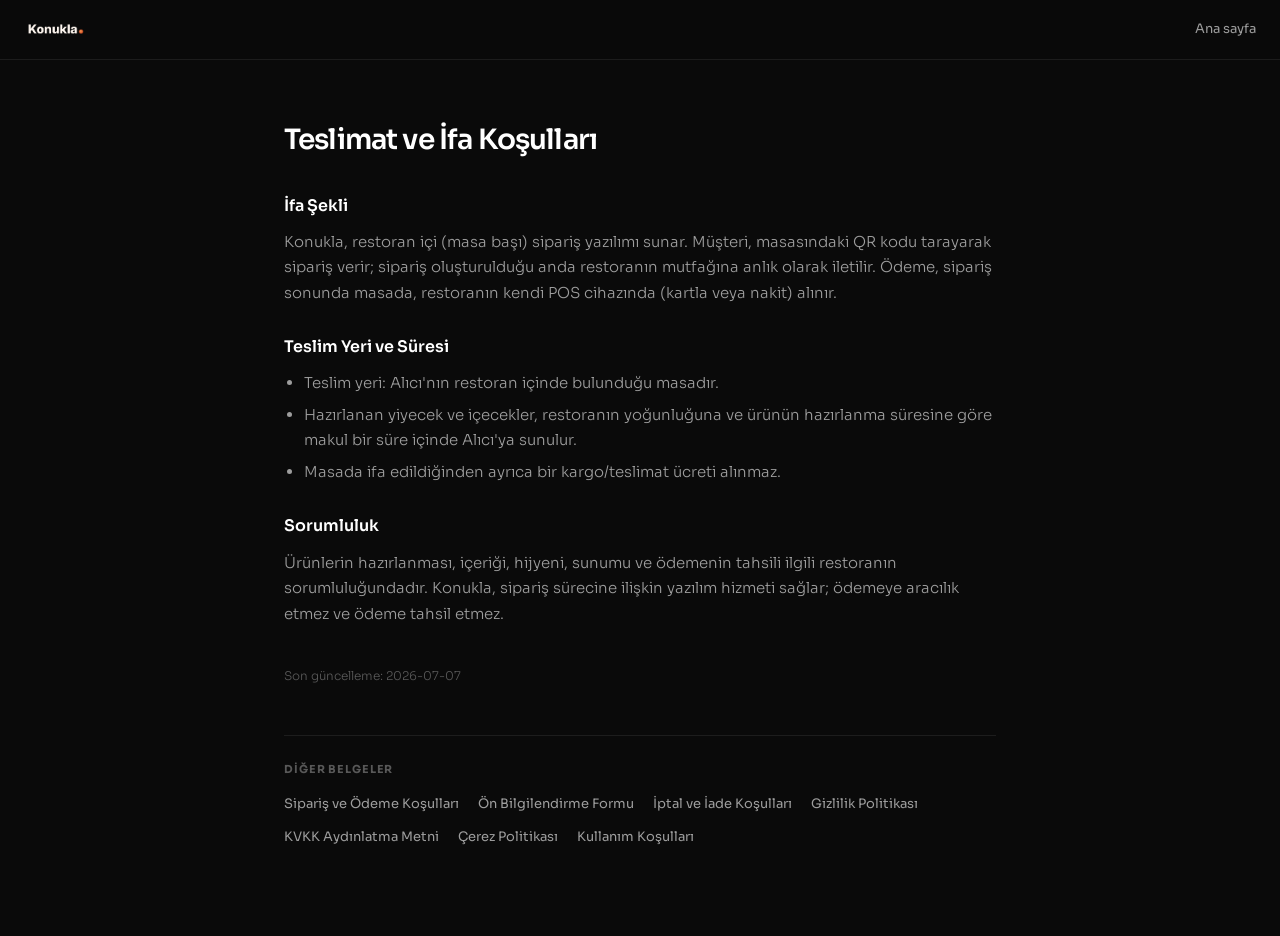
<file: legal/teslimat-kosullari.html>
<!DOCTYPE html>
<html lang="tr">
<head>
<meta charset="UTF-8">
<meta name="viewport" content="width=device-width, initial-scale=1.0">
<title>Delivery & Fulfilment Terms — Konukla</title>
<meta name="description" content="Konukla Delivery & Fulfilment Terms: at-table order fulfilment, place and time of delivery, and liability.">
<link rel="icon" type="image/svg+xml" href="/assets/konukla-favicon.svg">
<link rel="stylesheet" href="legal.css">
</head>
<body>
<nav class="legal-nav">
  <a href="/" class="brand" aria-label="Konukla"><img src="/assets/konukla-logo-on-dark.png" alt="Konukla"></a>
  <a href="/" class="home">Ana sayfa</a>
</nav>
<main class="legal-wrap">
  <h1>Teslimat ve İfa Koşulları</h1>

  <h2>İfa Şekli</h2>
  <p>Konukla, restoran içi (masa başı) sipariş yazılımı sunar. Müşteri, masasındaki QR kodu tarayarak sipariş verir; sipariş oluşturulduğu anda restoranın mutfağına anlık olarak iletilir. Ödeme, sipariş sonunda masada, restoranın kendi POS cihazında (kartla veya nakit) alınır.</p>

  <h2>Teslim Yeri ve Süresi</h2>
  <ul>
    <li>Teslim yeri: Alıcı'nın restoran içinde bulunduğu masadır.</li>
    <li>Hazırlanan yiyecek ve içecekler, restoranın yoğunluğuna ve ürünün hazırlanma süresine göre makul bir süre içinde Alıcı'ya sunulur.</li>
    <li>Masada ifa edildiğinden ayrıca bir kargo/teslimat ücreti alınmaz.</li>
  </ul>

  <h2>Sorumluluk</h2>
  <p>Ürünlerin hazırlanması, içeriği, hijyeni, sunumu ve ödemenin tahsili ilgili restoranın sorumluluğundadır. Konukla, sipariş sürecine ilişkin yazılım hizmeti sağlar; ödemeye aracılık etmez ve ödeme tahsil etmez.</p>

  <p class="updated">Son güncelleme: 2026-07-07</p>

  <div class="legal-other">
    <h4>Diğer Belgeler</h4>
    <a href="mesafeli-satis-sozlesmesi.html">Sipariş ve Ödeme Koşulları</a>
    <a href="on-bilgilendirme-formu.html">Ön Bilgilendirme Formu</a>
    <a href="iptal-ve-iade-kosullari.html">İptal ve İade Koşulları</a>
    <a href="gizlilik-politikasi.html">Gizlilik Politikası</a>
    <a href="kvkk-aydinlatma-metni.html">KVKK Aydınlatma Metni</a>
    <a href="cerez-politikasi.html">Çerez Politikası</a>
    <a href="kullanim-kosullari.html">Kullanım Koşulları</a>
  </div>
</main>
</body>
</html>
</file>
<file: legal/legal.css>
@import url('https://fonts.googleapis.com/css2?family=Sora:wght@300;400;500;600&display=swap');

*, *::before, *::after { box-sizing: border-box; margin: 0; padding: 0; }
:root {
  --bg: #0A0A0A; --bg-2: #111111; --rule: rgba(255,255,255,0.08);
  --white: #fff; --off: rgba(255,255,255,0.6); --muted: rgba(255,255,255,0.32);
  --accent: #E2612E; --accent-l: #F0853F; --font: 'Sora', -apple-system, sans-serif;
}
body { background: var(--bg); color: var(--white); font-family: var(--font); font-size: 15px; line-height: 1.7; -webkit-font-smoothing: antialiased; }
a { color: var(--accent-l); text-decoration: none; }
a:hover { text-decoration: underline; }

.legal-nav { position: sticky; top: 0; z-index: 10; height: 60px; display: flex; align-items: center; justify-content: space-between; padding: 0 24px; background: rgba(10,10,10,0.92); backdrop-filter: blur(12px); border-bottom: 1px solid var(--rule); }
.legal-nav .brand { display: flex; align-items: center; }
.legal-nav .brand img { height: 20px; width: auto; display: block; }
.legal-nav .home { font-size: 13px; color: var(--off); }
.legal-nav .home:hover { color: var(--white); text-decoration: none; }

.legal-wrap { max-width: 760px; margin: 0 auto; padding: 56px 24px 80px; }
.legal-wrap h1 { font-size: 28px; font-weight: 600; letter-spacing: -0.03em; margin-bottom: 28px; }
.legal-wrap h2 { font-size: 16px; font-weight: 600; color: var(--white); margin: 28px 0 10px; }
.legal-wrap p { color: var(--off); font-weight: 300; margin-bottom: 12px; }
.legal-wrap ul { color: var(--off); font-weight: 300; padding-left: 20px; margin-bottom: 12px; }
.legal-wrap li { margin-bottom: 6px; }
.legal-wrap .updated { margin-top: 40px; font-size: 12px; color: var(--muted); }

.legal-other { margin-top: 48px; padding-top: 24px; border-top: 1px solid var(--rule); }
.legal-other h4 { font-size: 11px; letter-spacing: 0.08em; text-transform: uppercase; color: var(--muted); margin-bottom: 12px; }
.legal-other a { display: inline-block; font-size: 13px; color: var(--off); margin: 0 16px 8px 0; }
.legal-other a:hover { color: var(--white); text-decoration: none; }
</file>
